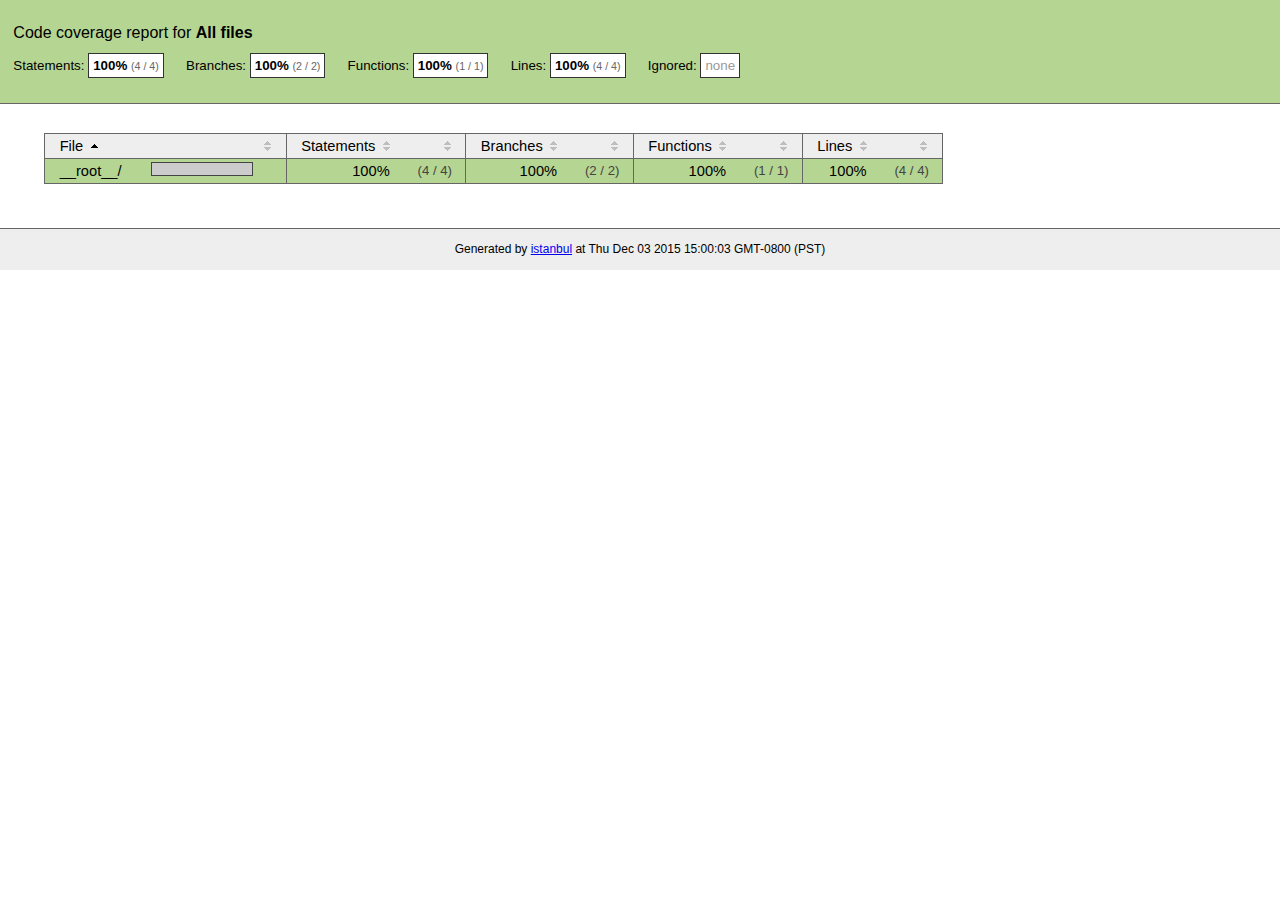
<file: node_modules/npm/node_modules/unique-filename/coverage/index.html>
<!doctype html>
<html lang="en">
<head>
    <title>Code coverage report for All files</title>
    <meta charset="utf-8">
    <link rel="stylesheet" href="prettify.css">
    <link rel="stylesheet" href="base.css">
    <style type='text/css'>
        div.coverage-summary .sorter {
            background-image: url(sort-arrow-sprite.png);
        }
    </style>
</head>
<body>
<div class="header high">
    <h1>Code coverage report for <span class="entity">All files</span></h1>
    <h2>
        Statements: <span class="metric">100% <small>(4 / 4)</small></span> &nbsp;&nbsp;&nbsp;&nbsp;
        Branches: <span class="metric">100% <small>(2 / 2)</small></span> &nbsp;&nbsp;&nbsp;&nbsp;
        Functions: <span class="metric">100% <small>(1 / 1)</small></span> &nbsp;&nbsp;&nbsp;&nbsp;
        Lines: <span class="metric">100% <small>(4 / 4)</small></span> &nbsp;&nbsp;&nbsp;&nbsp;
        Ignored: <span class="metric"><span class="ignore-none">none</span></span> &nbsp;&nbsp;&nbsp;&nbsp;
    </h2>
    <div class="path"></div>
</div>
<div class="body">
<div class="coverage-summary">
<table>
<thead>
<tr>
   <th data-col="file" data-fmt="html" data-html="true" class="file">File</th>
   <th data-col="pic" data-type="number" data-fmt="html" data-html="true" class="pic"></th>
   <th data-col="statements" data-type="number" data-fmt="pct" class="pct">Statements</th>
   <th data-col="statements_raw" data-type="number" data-fmt="html" class="abs"></th>
   <th data-col="branches" data-type="number" data-fmt="pct" class="pct">Branches</th>
   <th data-col="branches_raw" data-type="number" data-fmt="html" class="abs"></th>
   <th data-col="functions" data-type="number" data-fmt="pct" class="pct">Functions</th>
   <th data-col="functions_raw" data-type="number" data-fmt="html" class="abs"></th>
   <th data-col="lines" data-type="number" data-fmt="pct" class="pct">Lines</th>
   <th data-col="lines_raw" data-type="number" data-fmt="html" class="abs"></th>
</tr>
</thead>
<tbody><tr>
	<td class="file high" data-value="__root__/"><a href="__root__/index.html">__root__/</a></td>
	<td data-value="100" class="pic high"><span class="cover-fill cover-full" style="width: 100px;"></span><span class="cover-empty" style="width:0px;"></span></td>
	<td data-value="100" class="pct high">100%</td>
	<td data-value="4" class="abs high">(4&nbsp;/&nbsp;4)</td>
	<td data-value="100" class="pct high">100%</td>
	<td data-value="2" class="abs high">(2&nbsp;/&nbsp;2)</td>
	<td data-value="100" class="pct high">100%</td>
	<td data-value="1" class="abs high">(1&nbsp;/&nbsp;1)</td>
	<td data-value="100" class="pct high">100%</td>
	<td data-value="4" class="abs high">(4&nbsp;/&nbsp;4)</td>
	</tr>

</tbody>
</table>
</div>
</div>
<div class="footer">
    <div class="meta">Generated by <a href="http://istanbul-js.org/" target="_blank">istanbul</a> at Thu Dec 03 2015 15:00:03 GMT-0800 (PST)</div>
</div>
<script src="prettify.js"></script>
<script>
window.onload = function () {
        if (typeof prettyPrint === 'function') {
            prettyPrint();
        }
};
</script>
<script src="sorter.js"></script>
</body>
</html>
</file>
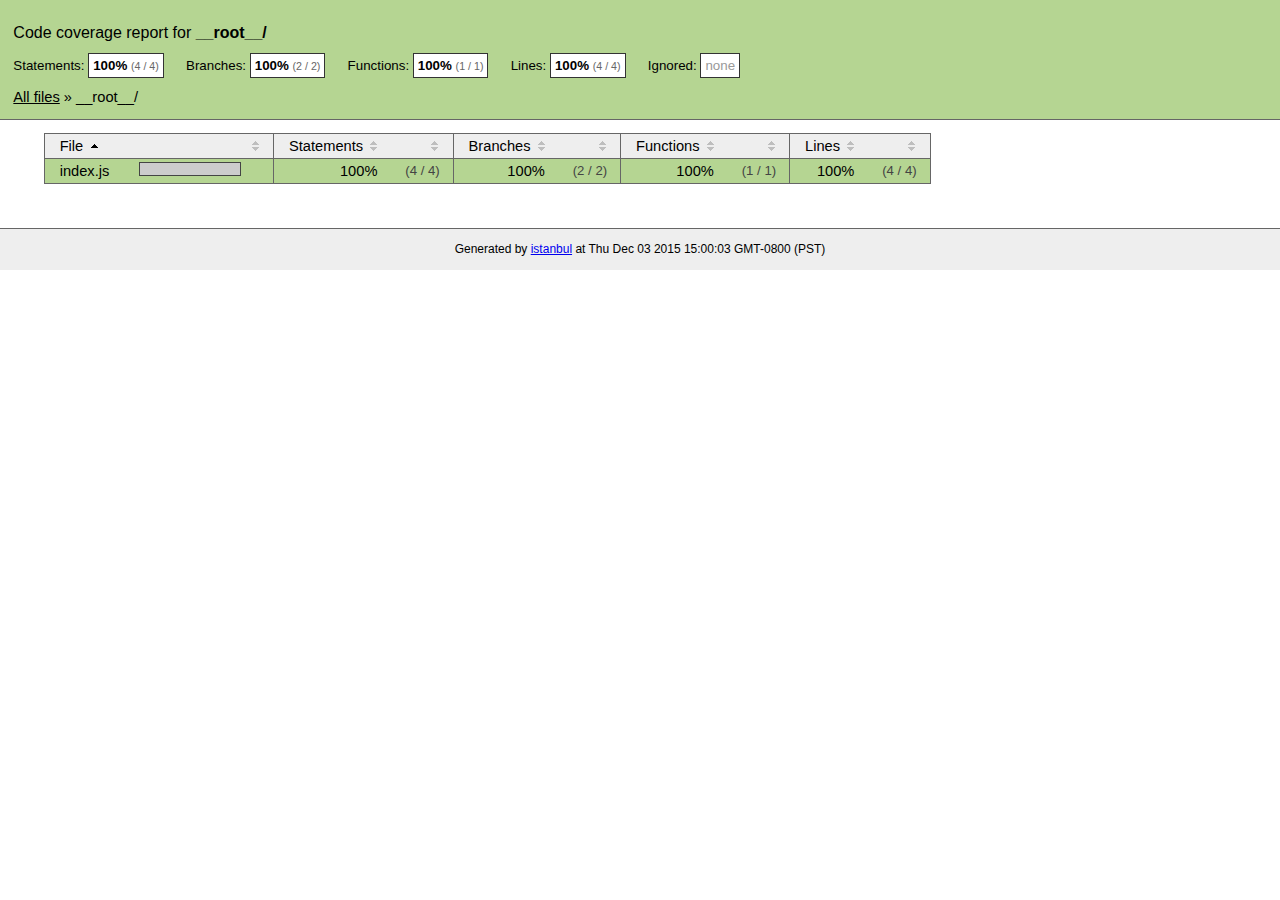
<file: node_modules/npm/node_modules/unique-filename/coverage/__root__/index.html>
<!doctype html>
<html lang="en">
<head>
    <title>Code coverage report for __root__/</title>
    <meta charset="utf-8">
    <link rel="stylesheet" href="../prettify.css">
    <link rel="stylesheet" href="../base.css">
    <style type='text/css'>
        div.coverage-summary .sorter {
            background-image: url(../sort-arrow-sprite.png);
        }
    </style>
</head>
<body>
<div class="header high">
    <h1>Code coverage report for <span class="entity">__root__/</span></h1>
    <h2>
        Statements: <span class="metric">100% <small>(4 / 4)</small></span> &nbsp;&nbsp;&nbsp;&nbsp;
        Branches: <span class="metric">100% <small>(2 / 2)</small></span> &nbsp;&nbsp;&nbsp;&nbsp;
        Functions: <span class="metric">100% <small>(1 / 1)</small></span> &nbsp;&nbsp;&nbsp;&nbsp;
        Lines: <span class="metric">100% <small>(4 / 4)</small></span> &nbsp;&nbsp;&nbsp;&nbsp;
        Ignored: <span class="metric"><span class="ignore-none">none</span></span> &nbsp;&nbsp;&nbsp;&nbsp;
    </h2>
    <div class="path"><a href="../index.html">All files</a> &#187; __root__/</div>
</div>
<div class="body">
<div class="coverage-summary">
<table>
<thead>
<tr>
   <th data-col="file" data-fmt="html" data-html="true" class="file">File</th>
   <th data-col="pic" data-type="number" data-fmt="html" data-html="true" class="pic"></th>
   <th data-col="statements" data-type="number" data-fmt="pct" class="pct">Statements</th>
   <th data-col="statements_raw" data-type="number" data-fmt="html" class="abs"></th>
   <th data-col="branches" data-type="number" data-fmt="pct" class="pct">Branches</th>
   <th data-col="branches_raw" data-type="number" data-fmt="html" class="abs"></th>
   <th data-col="functions" data-type="number" data-fmt="pct" class="pct">Functions</th>
   <th data-col="functions_raw" data-type="number" data-fmt="html" class="abs"></th>
   <th data-col="lines" data-type="number" data-fmt="pct" class="pct">Lines</th>
   <th data-col="lines_raw" data-type="number" data-fmt="html" class="abs"></th>
</tr>
</thead>
<tbody><tr>
	<td class="file high" data-value="index.js"><a href="index.js.html">index.js</a></td>
	<td data-value="100" class="pic high"><span class="cover-fill cover-full" style="width: 100px;"></span><span class="cover-empty" style="width:0px;"></span></td>
	<td data-value="100" class="pct high">100%</td>
	<td data-value="4" class="abs high">(4&nbsp;/&nbsp;4)</td>
	<td data-value="100" class="pct high">100%</td>
	<td data-value="2" class="abs high">(2&nbsp;/&nbsp;2)</td>
	<td data-value="100" class="pct high">100%</td>
	<td data-value="1" class="abs high">(1&nbsp;/&nbsp;1)</td>
	<td data-value="100" class="pct high">100%</td>
	<td data-value="4" class="abs high">(4&nbsp;/&nbsp;4)</td>
	</tr>

</tbody>
</table>
</div>
</div>
<div class="footer">
    <div class="meta">Generated by <a href="http://istanbul-js.org/" target="_blank">istanbul</a> at Thu Dec 03 2015 15:00:03 GMT-0800 (PST)</div>
</div>
<script src="../prettify.js"></script>
<script>
window.onload = function () {
        if (typeof prettyPrint === 'function') {
            prettyPrint();
        }
};
</script>
<script src="../sorter.js"></script>
</body>
</html>
</file>
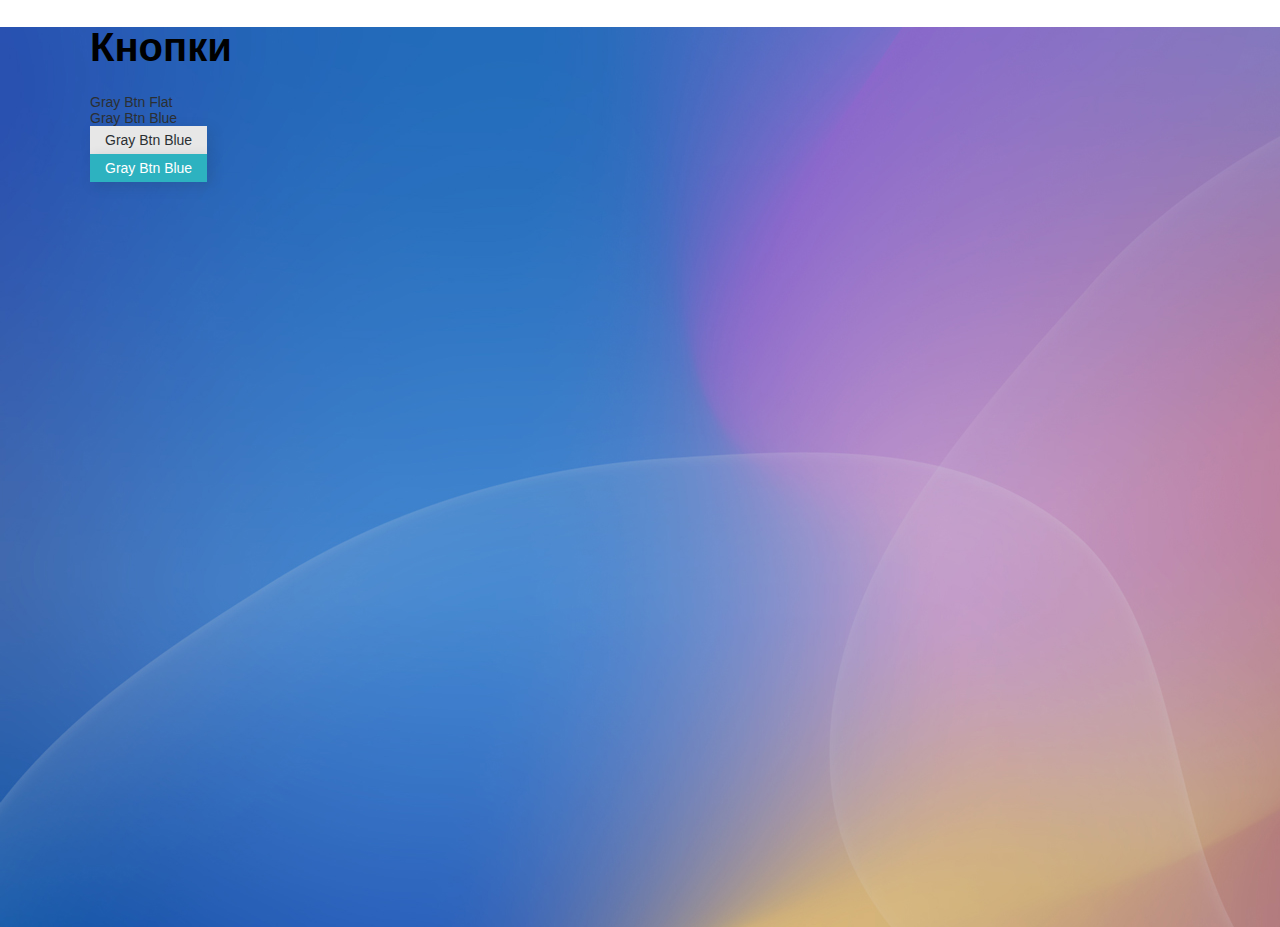
<file: app/ui.html>
<!DOCTYPE html>
<html lang="en">
<head>
  <meta charset="UTF-8">
  <meta name="viewport" content="width=device-width, initial-scale=1">

  <title>Intel Climate</title>

  <link rel="stylesheet" href="css/app.min.css">



</head>
<body>

  <div class="container">
    <h1>Кнопки</h1>
    <div class="block-content">
      <div class="dBtn dBtn-flat dBtn-fit dBtn-gray">
        Gray Btn Flat
      </div>
      <div class="dBtn dBtn-flat dBtn-fit dBtn-blue">
        Gray Btn Blue
      </div>
      <div class="dBtn dBtn-bgr dBtn-fit dBtn-gray">
        Gray Btn Blue
      </div>
      <div class="dBtn dBtn-bgr dBtn-fit dBtn-blue">
        Gray Btn Blue
      </div>
    </div>
  </div>

</body>
</html>
</file>
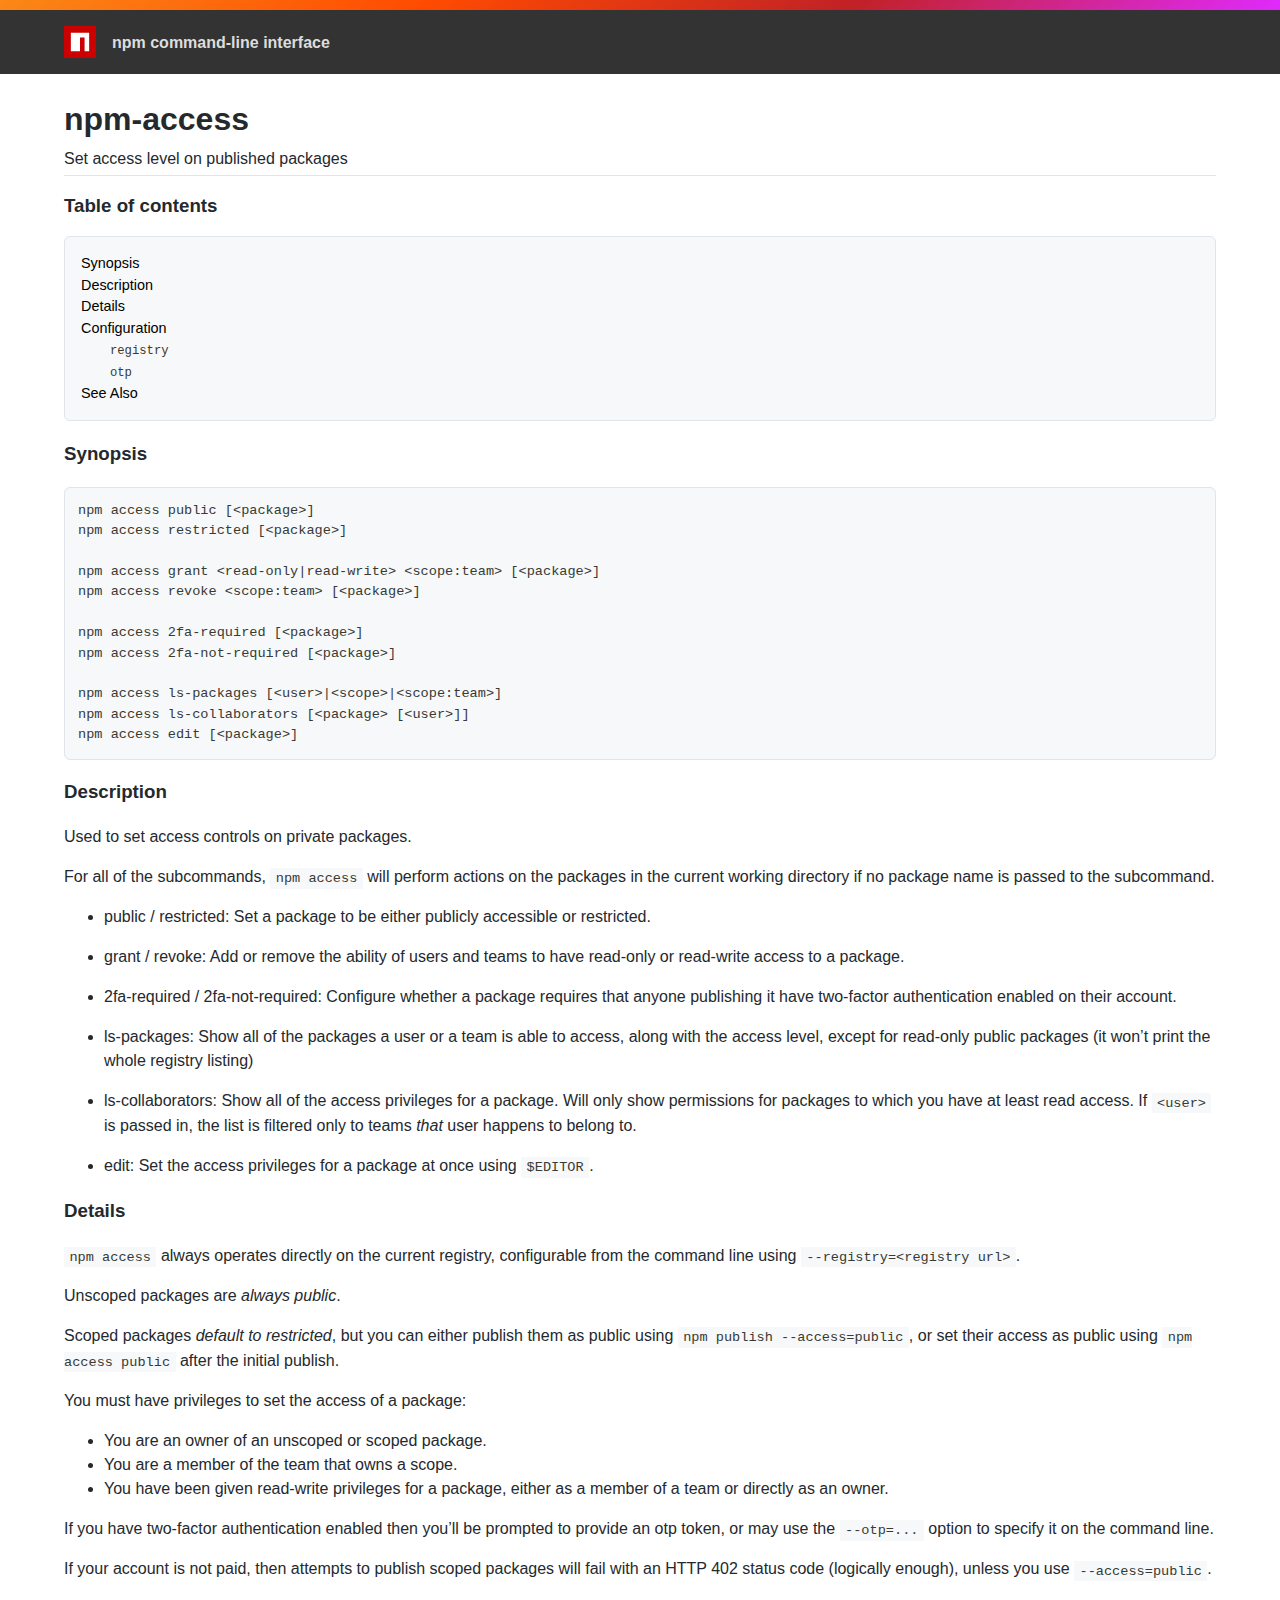
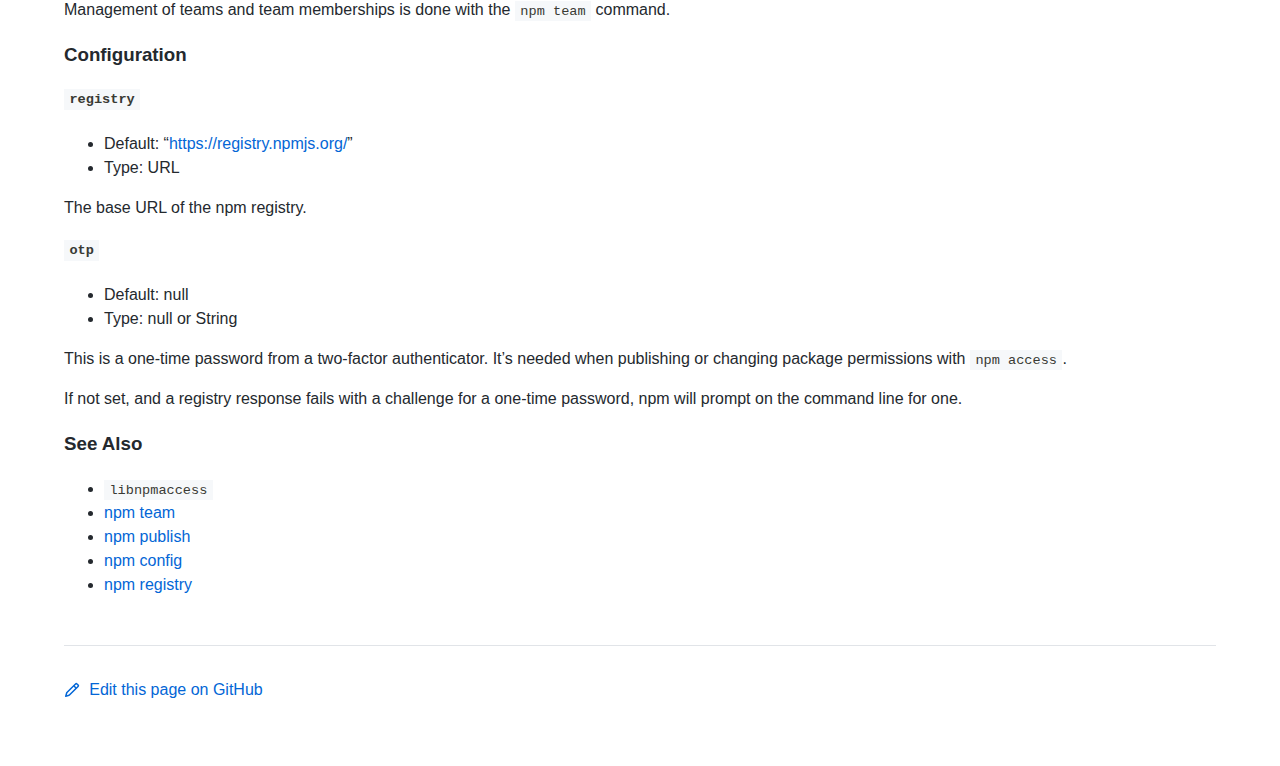
<file: node_modules/npm/docs/output/commands/npm-access.html>
<html><head>
<title>npm-access</title>
<style>
body {
    background-color: #ffffff;
    color: #24292e;

    margin: 0;

    line-height: 1.5;

    font-family: -apple-system, BlinkMacSystemFont, "Segoe UI", Helvetica, Arial, sans-serif, "Apple Color Emoji", "Segoe UI Emoji";
}
#rainbar {
    height: 10px;
    background-image: linear-gradient(139deg, #fb8817, #ff4b01, #c12127, #e02aff);
}

a {
    text-decoration: none;
    color: #0366d6;
}
a:hover {
    text-decoration: underline;
}

pre {
    margin: 1em 0px;
    padding: 1em;
    border: solid 1px #e1e4e8;
    border-radius: 6px;

    display: block;
    overflow: auto;

    white-space: pre;

    background-color: #f6f8fa;
    color: #393a34;
}
code {
    font-family: SFMono-Regular, Consolas, "Liberation Mono", Menlo, Courier, monospace;
    font-size: 85%;
    padding: 0.2em 0.4em;
    background-color: #f6f8fa;
    color: #393a34;
}
pre > code {
    padding: 0;
    background-color: inherit;
    color: inherit;
}
h1, h2, h3 {
    font-weight: 600;
}

#logobar {
    background-color: #333333;
    margin: 0 auto;
    padding: 1em 4em;
}
#logobar .logo {
    float: left;
}
#logobar .title {
    font-weight: 600;
    color: #dddddd;
    float: left;
    margin: 5px 0 0 1em;
}
#logobar:after {
    content: "";
    display: block;
    clear: both;
}

#content {
    margin: 0 auto;
    padding: 0 4em;
}

#table_of_contents > h2 {
    font-size: 1.17em;
}
#table_of_contents ul:first-child {
    border: solid 1px #e1e4e8;
    border-radius: 6px;
    padding: 1em;
    background-color: #f6f8fa;
    color: #393a34;
}
#table_of_contents ul {
    list-style-type: none;
    padding-left: 1.5em;
}
#table_of_contents li {
    font-size: 0.9em;
}
#table_of_contents li a {
    color: #000000;
}

header.title {
    border-bottom: solid 1px #e1e4e8;
}
header.title > h1 {
    margin-bottom: 0.25em;
}
header.title > .description {
    display: block;
    margin-bottom: 0.5em;
    line-height: 1;
}

footer#edit {
    border-top: solid 1px #e1e4e8;
    margin: 3em 0 4em 0;
    padding-top: 2em;
}
</style>
</head>
<body>
<div id="banner">
<div id="rainbar"></div>
<div id="logobar">
<svg class="logo" role="img" height="32" width="32" viewBox="0 0 700 700">
<polygon fill="#cb0000" points="0,700 700,700 700,0 0,0"></polygon>
<polygon fill="#ffffff" points="150,550 350,550 350,250 450,250 450,550 550,550 550,150 150,150"></polygon>
</svg>
<div class="title">
npm command-line interface
</div>
</div>
</div>

<section id="content">
<header class="title">
<h1 id="npm-access">npm-access</h1>
<span class="description">Set access level on published packages</span>
</header>

<section id="table_of_contents">
<h2 id="table-of-contents">Table of contents</h2>
<div id="_table_of_contents"><ul><li><a href="#synopsis">Synopsis</a></li><li><a href="#description">Description</a></li><li><a href="#details">Details</a></li><li><a href="#configuration">Configuration</a></li><ul><li><a href="#registry"><code>registry</code></a></li><li><a href="#otp"><code>otp</code></a></li></ul><li><a href="#see-also">See Also</a></li></ul></div>
</section>

<div id="_content"><h3 id="synopsis">Synopsis</h3>
<pre lang="bash"><code>npm access public [&lt;package&gt;]
npm access restricted [&lt;package&gt;]

npm access grant &lt;read-only|read-write&gt; &lt;scope:team&gt; [&lt;package&gt;]
npm access revoke &lt;scope:team&gt; [&lt;package&gt;]

npm access 2fa-required [&lt;package&gt;]
npm access 2fa-not-required [&lt;package&gt;]

npm access ls-packages [&lt;user&gt;|&lt;scope&gt;|&lt;scope:team&gt;]
npm access ls-collaborators [&lt;package&gt; [&lt;user&gt;]]
npm access edit [&lt;package&gt;]
</code></pre>
<h3 id="description">Description</h3>
<p>Used to set access controls on private packages.</p>
<p>For all of the subcommands, <code>npm access</code> will perform actions on the packages
in the current working directory if no package name is passed to the
subcommand.</p>
<ul>
<li>
<p>public / restricted:
Set a package to be either publicly accessible or restricted.</p>
</li>
<li>
<p>grant / revoke:
Add or remove the ability of users and teams to have read-only or read-write
access to a package.</p>
</li>
<li>
<p>2fa-required / 2fa-not-required:
Configure whether a package requires that anyone publishing it have two-factor
authentication enabled on their account.</p>
</li>
<li>
<p>ls-packages:
Show all of the packages a user or a team is able to access, along with the
access level, except for read-only public packages (it won’t print the whole
registry listing)</p>
</li>
<li>
<p>ls-collaborators:
Show all of the access privileges for a package. Will only show permissions
for packages to which you have at least read access. If <code>&lt;user&gt;</code> is passed in,
the list is filtered only to teams <em>that</em> user happens to belong to.</p>
</li>
<li>
<p>edit:
Set the access privileges for a package at once using <code>$EDITOR</code>.</p>
</li>
</ul>
<h3 id="details">Details</h3>
<p><code>npm access</code> always operates directly on the current registry, configurable
from the command line using <code>--registry=&lt;registry url&gt;</code>.</p>
<p>Unscoped packages are <em>always public</em>.</p>
<p>Scoped packages <em>default to restricted</em>, but you can either publish them as
public using <code>npm publish --access=public</code>, or set their access as public using
<code>npm access public</code> after the initial publish.</p>
<p>You must have privileges to set the access of a package:</p>
<ul>
<li>You are an owner of an unscoped or scoped package.</li>
<li>You are a member of the team that owns a scope.</li>
<li>You have been given read-write privileges for a package, either as a member
of a team or directly as an owner.</li>
</ul>
<p>If you have two-factor authentication enabled then you’ll be prompted to
provide an otp token, or may use the <code>--otp=...</code> option to specify it on
the command line.</p>
<p>If your account is not paid, then attempts to publish scoped packages will
fail with an HTTP 402 status code (logically enough), unless you use
<code>--access=public</code>.</p>
<p>Management of teams and team memberships is done with the <code>npm team</code> command.</p>
<h3 id="configuration">Configuration</h3>
<!-- raw HTML omitted -->
<!-- raw HTML omitted -->
<!-- raw HTML omitted -->
<h4 id="registry"><code>registry</code></h4>
<ul>
<li>Default: “<a href="https://registry.npmjs.org/">https://registry.npmjs.org/</a>”</li>
<li>Type: URL</li>
</ul>
<p>The base URL of the npm registry.</p>
<!-- raw HTML omitted -->
<!-- raw HTML omitted -->
<h4 id="otp"><code>otp</code></h4>
<ul>
<li>Default: null</li>
<li>Type: null or String</li>
</ul>
<p>This is a one-time password from a two-factor authenticator. It’s needed
when publishing or changing package permissions with <code>npm access</code>.</p>
<p>If not set, and a registry response fails with a challenge for a one-time
password, npm will prompt on the command line for one.</p>
<!-- raw HTML omitted -->
<!-- raw HTML omitted -->
<!-- raw HTML omitted -->
<h3 id="see-also">See Also</h3>
<ul>
<li><a href="https://npm.im/libnpmaccess"><code>libnpmaccess</code></a></li>
<li><a href="../commands/npm-team.html">npm team</a></li>
<li><a href="../commands/npm-publish.html">npm publish</a></li>
<li><a href="../commands/npm-config.html">npm config</a></li>
<li><a href="../using-npm/registry.html">npm registry</a></li>
</ul>
</div>

<footer id="edit">
<a href="https://github.com/npm/cli/edit/latest/docs/content/commands/npm-access.md">
<svg role="img" viewBox="0 0 16 16" width="16" height="16" fill="currentcolor" style="vertical-align: text-bottom; margin-right: 0.3em;">
<path fill-rule="evenodd" d="M11.013 1.427a1.75 1.75 0 012.474 0l1.086 1.086a1.75 1.75 0 010 2.474l-8.61 8.61c-.21.21-.47.364-.756.445l-3.251.93a.75.75 0 01-.927-.928l.929-3.25a1.75 1.75 0 01.445-.758l8.61-8.61zm1.414 1.06a.25.25 0 00-.354 0L10.811 3.75l1.439 1.44 1.263-1.263a.25.25 0 000-.354l-1.086-1.086zM11.189 6.25L9.75 4.81l-6.286 6.287a.25.25 0 00-.064.108l-.558 1.953 1.953-.558a.249.249 0 00.108-.064l6.286-6.286z"></path>
</svg>
Edit this page on GitHub
</a>
</footer>
</section>



</body></html>
</file>
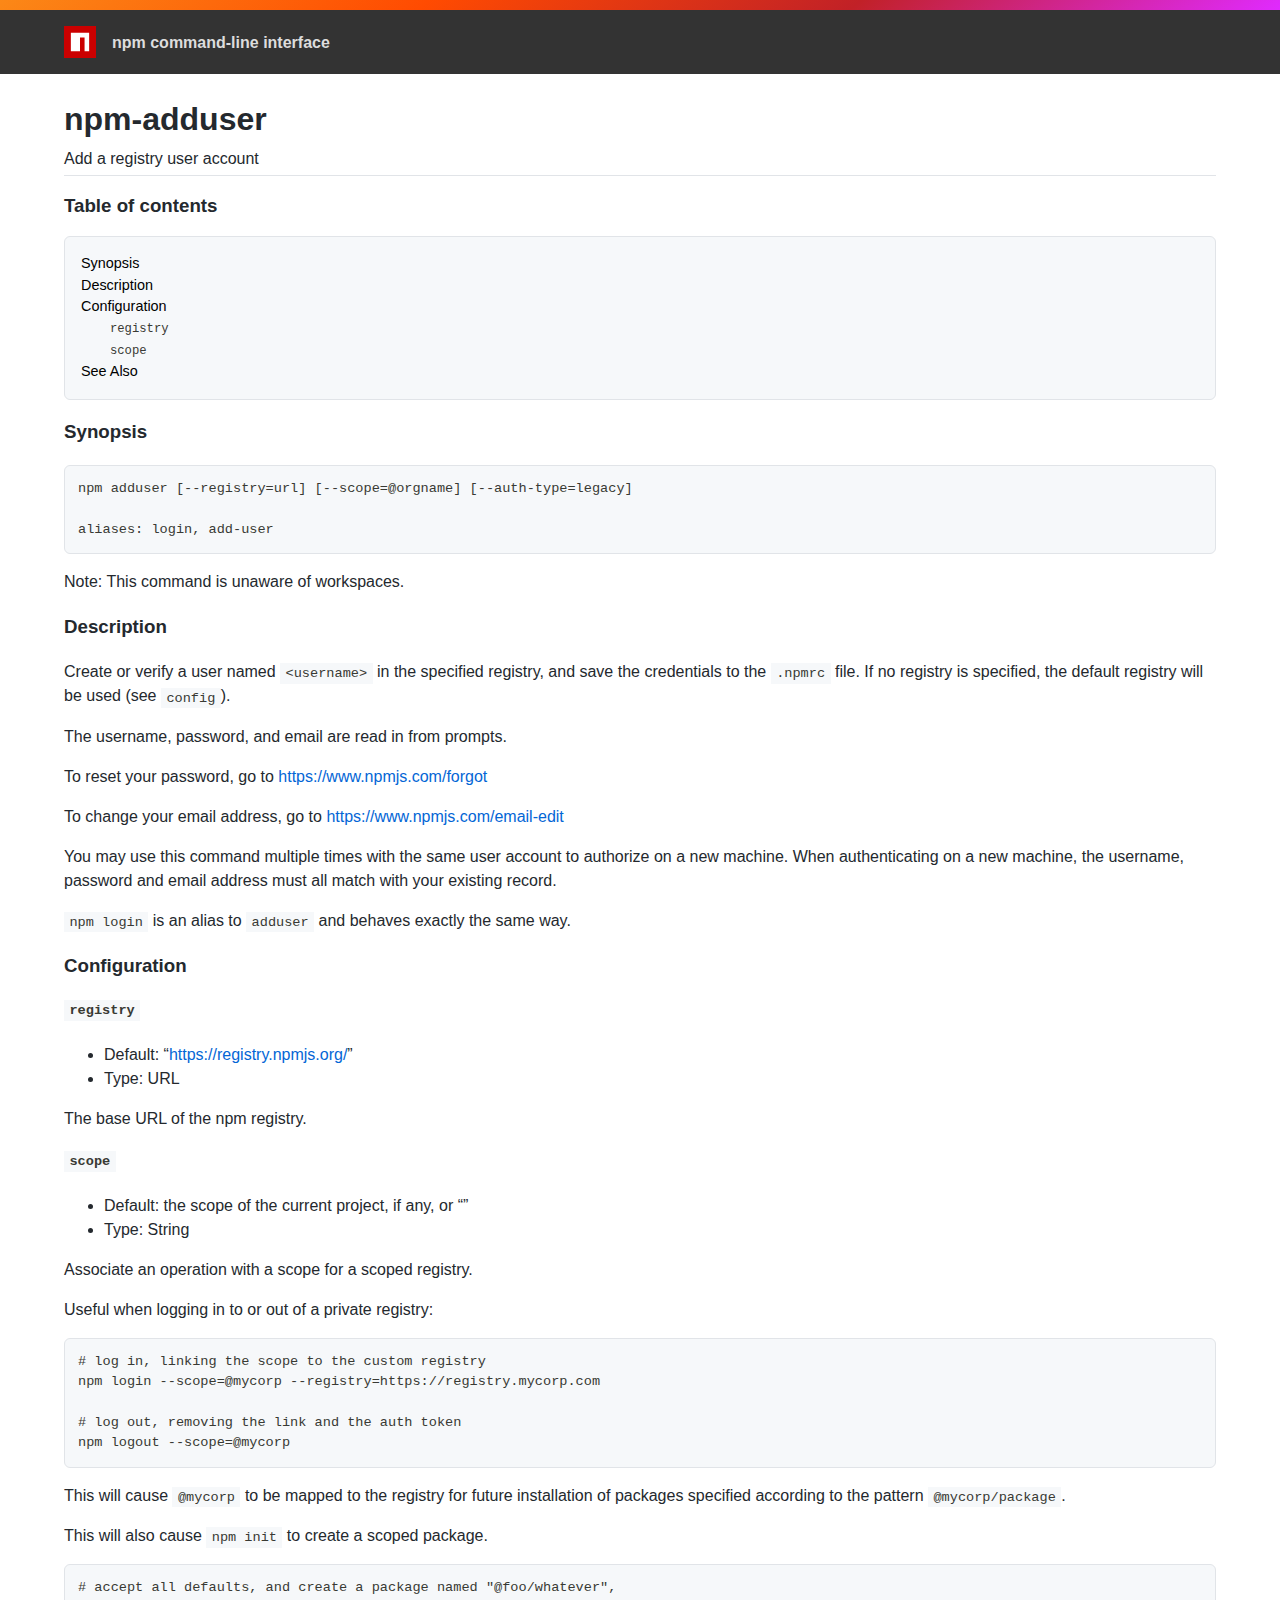
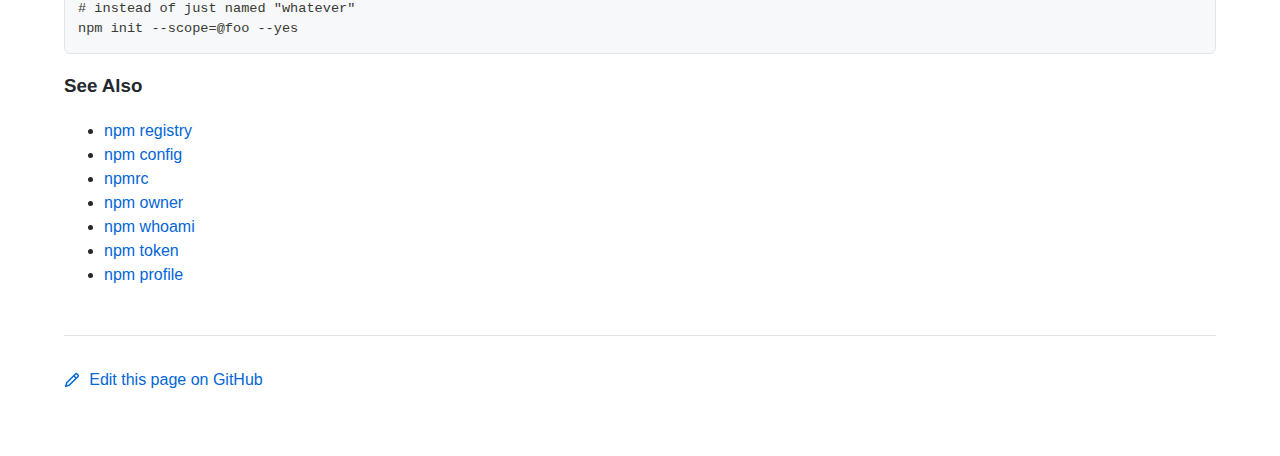
<file: node_modules/npm/docs/output/commands/npm-adduser.html>
<html><head>
<title>npm-adduser</title>
<style>
body {
    background-color: #ffffff;
    color: #24292e;

    margin: 0;

    line-height: 1.5;

    font-family: -apple-system, BlinkMacSystemFont, "Segoe UI", Helvetica, Arial, sans-serif, "Apple Color Emoji", "Segoe UI Emoji";
}
#rainbar {
    height: 10px;
    background-image: linear-gradient(139deg, #fb8817, #ff4b01, #c12127, #e02aff);
}

a {
    text-decoration: none;
    color: #0366d6;
}
a:hover {
    text-decoration: underline;
}

pre {
    margin: 1em 0px;
    padding: 1em;
    border: solid 1px #e1e4e8;
    border-radius: 6px;

    display: block;
    overflow: auto;

    white-space: pre;

    background-color: #f6f8fa;
    color: #393a34;
}
code {
    font-family: SFMono-Regular, Consolas, "Liberation Mono", Menlo, Courier, monospace;
    font-size: 85%;
    padding: 0.2em 0.4em;
    background-color: #f6f8fa;
    color: #393a34;
}
pre > code {
    padding: 0;
    background-color: inherit;
    color: inherit;
}
h1, h2, h3 {
    font-weight: 600;
}

#logobar {
    background-color: #333333;
    margin: 0 auto;
    padding: 1em 4em;
}
#logobar .logo {
    float: left;
}
#logobar .title {
    font-weight: 600;
    color: #dddddd;
    float: left;
    margin: 5px 0 0 1em;
}
#logobar:after {
    content: "";
    display: block;
    clear: both;
}

#content {
    margin: 0 auto;
    padding: 0 4em;
}

#table_of_contents > h2 {
    font-size: 1.17em;
}
#table_of_contents ul:first-child {
    border: solid 1px #e1e4e8;
    border-radius: 6px;
    padding: 1em;
    background-color: #f6f8fa;
    color: #393a34;
}
#table_of_contents ul {
    list-style-type: none;
    padding-left: 1.5em;
}
#table_of_contents li {
    font-size: 0.9em;
}
#table_of_contents li a {
    color: #000000;
}

header.title {
    border-bottom: solid 1px #e1e4e8;
}
header.title > h1 {
    margin-bottom: 0.25em;
}
header.title > .description {
    display: block;
    margin-bottom: 0.5em;
    line-height: 1;
}

footer#edit {
    border-top: solid 1px #e1e4e8;
    margin: 3em 0 4em 0;
    padding-top: 2em;
}
</style>
</head>
<body>
<div id="banner">
<div id="rainbar"></div>
<div id="logobar">
<svg class="logo" role="img" height="32" width="32" viewBox="0 0 700 700">
<polygon fill="#cb0000" points="0,700 700,700 700,0 0,0"></polygon>
<polygon fill="#ffffff" points="150,550 350,550 350,250 450,250 450,550 550,550 550,150 150,150"></polygon>
</svg>
<div class="title">
npm command-line interface
</div>
</div>
</div>

<section id="content">
<header class="title">
<h1 id="npm-adduser">npm-adduser</h1>
<span class="description">Add a registry user account</span>
</header>

<section id="table_of_contents">
<h2 id="table-of-contents">Table of contents</h2>
<div id="_table_of_contents"><ul><li><a href="#synopsis">Synopsis</a></li><li><a href="#description">Description</a></li><li><a href="#configuration">Configuration</a></li><ul><li><a href="#registry"><code>registry</code></a></li><li><a href="#scope"><code>scope</code></a></li></ul><li><a href="#see-also">See Also</a></li></ul></div>
</section>

<div id="_content"><h3 id="synopsis">Synopsis</h3>
<pre lang="bash"><code>npm adduser [--registry=url] [--scope=@orgname] [--auth-type=legacy]

aliases: login, add-user
</code></pre>
<p>Note: This command is unaware of workspaces.</p>
<h3 id="description">Description</h3>
<p>Create or verify a user named <code>&lt;username&gt;</code> in the specified registry, and
save the credentials to the <code>.npmrc</code> file. If no registry is specified,
the default registry will be used (see <a href="../using-npm/config.html"><code>config</code></a>).</p>
<p>The username, password, and email are read in from prompts.</p>
<p>To reset your password, go to <a href="https://www.npmjs.com/forgot">https://www.npmjs.com/forgot</a></p>
<p>To change your email address, go to <a href="https://www.npmjs.com/email-edit">https://www.npmjs.com/email-edit</a></p>
<p>You may use this command multiple times with the same user account to
authorize on a new machine.  When authenticating on a new machine,
the username, password and email address must all match with
your existing record.</p>
<p><code>npm login</code> is an alias to <code>adduser</code> and behaves exactly the same way.</p>
<h3 id="configuration">Configuration</h3>
<!-- raw HTML omitted -->
<!-- raw HTML omitted -->
<!-- raw HTML omitted -->
<h4 id="registry"><code>registry</code></h4>
<ul>
<li>Default: “<a href="https://registry.npmjs.org/">https://registry.npmjs.org/</a>”</li>
<li>Type: URL</li>
</ul>
<p>The base URL of the npm registry.</p>
<!-- raw HTML omitted -->
<!-- raw HTML omitted -->
<h4 id="scope"><code>scope</code></h4>
<ul>
<li>Default: the scope of the current project, if any, or “”</li>
<li>Type: String</li>
</ul>
<p>Associate an operation with a scope for a scoped registry.</p>
<p>Useful when logging in to or out of a private registry:</p>
<pre><code># log in, linking the scope to the custom registry
npm login --scope=@mycorp --registry=https://registry.mycorp.com

# log out, removing the link and the auth token
npm logout --scope=@mycorp
</code></pre>
<p>This will cause <code>@mycorp</code> to be mapped to the registry for future
installation of packages specified according to the pattern
<code>@mycorp/package</code>.</p>
<p>This will also cause <code>npm init</code> to create a scoped package.</p>
<pre><code># accept all defaults, and create a package named "@foo/whatever",
# instead of just named "whatever"
npm init --scope=@foo --yes
</code></pre>
<!-- raw HTML omitted -->
<!-- raw HTML omitted -->
<!-- raw HTML omitted -->
<h3 id="see-also">See Also</h3>
<ul>
<li><a href="../using-npm/registry.html">npm registry</a></li>
<li><a href="../commands/npm-config.html">npm config</a></li>
<li><a href="../configuring-npm/npmrc.html">npmrc</a></li>
<li><a href="../commands/npm-owner.html">npm owner</a></li>
<li><a href="../commands/npm-whoami.html">npm whoami</a></li>
<li><a href="../commands/npm-token.html">npm token</a></li>
<li><a href="../commands/npm-profile.html">npm profile</a></li>
</ul>
</div>

<footer id="edit">
<a href="https://github.com/npm/cli/edit/latest/docs/content/commands/npm-adduser.md">
<svg role="img" viewBox="0 0 16 16" width="16" height="16" fill="currentcolor" style="vertical-align: text-bottom; margin-right: 0.3em;">
<path fill-rule="evenodd" d="M11.013 1.427a1.75 1.75 0 012.474 0l1.086 1.086a1.75 1.75 0 010 2.474l-8.61 8.61c-.21.21-.47.364-.756.445l-3.251.93a.75.75 0 01-.927-.928l.929-3.25a1.75 1.75 0 01.445-.758l8.61-8.61zm1.414 1.06a.25.25 0 00-.354 0L10.811 3.75l1.439 1.44 1.263-1.263a.25.25 0 000-.354l-1.086-1.086zM11.189 6.25L9.75 4.81l-6.286 6.287a.25.25 0 00-.064.108l-.558 1.953 1.953-.558a.249.249 0 00.108-.064l6.286-6.286z"></path>
</svg>
Edit this page on GitHub
</a>
</footer>
</section>



</body></html>
</file>
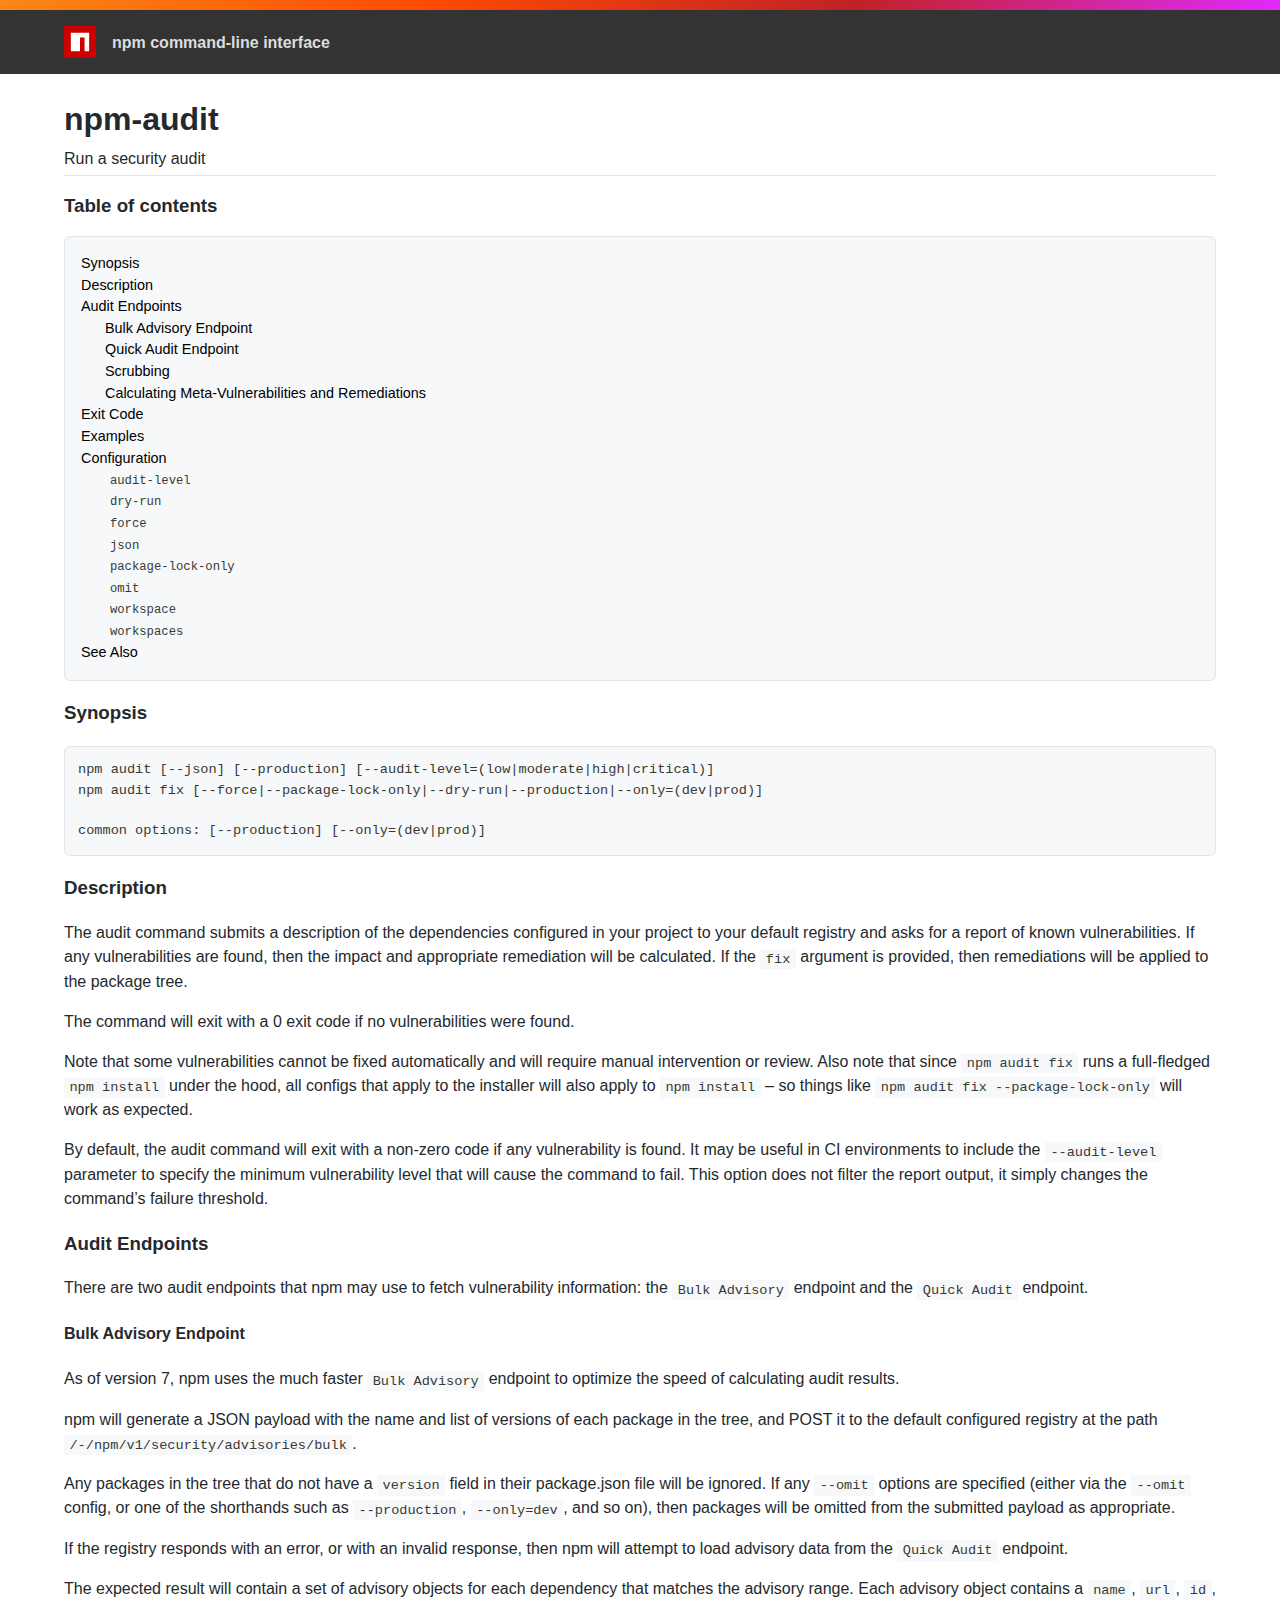
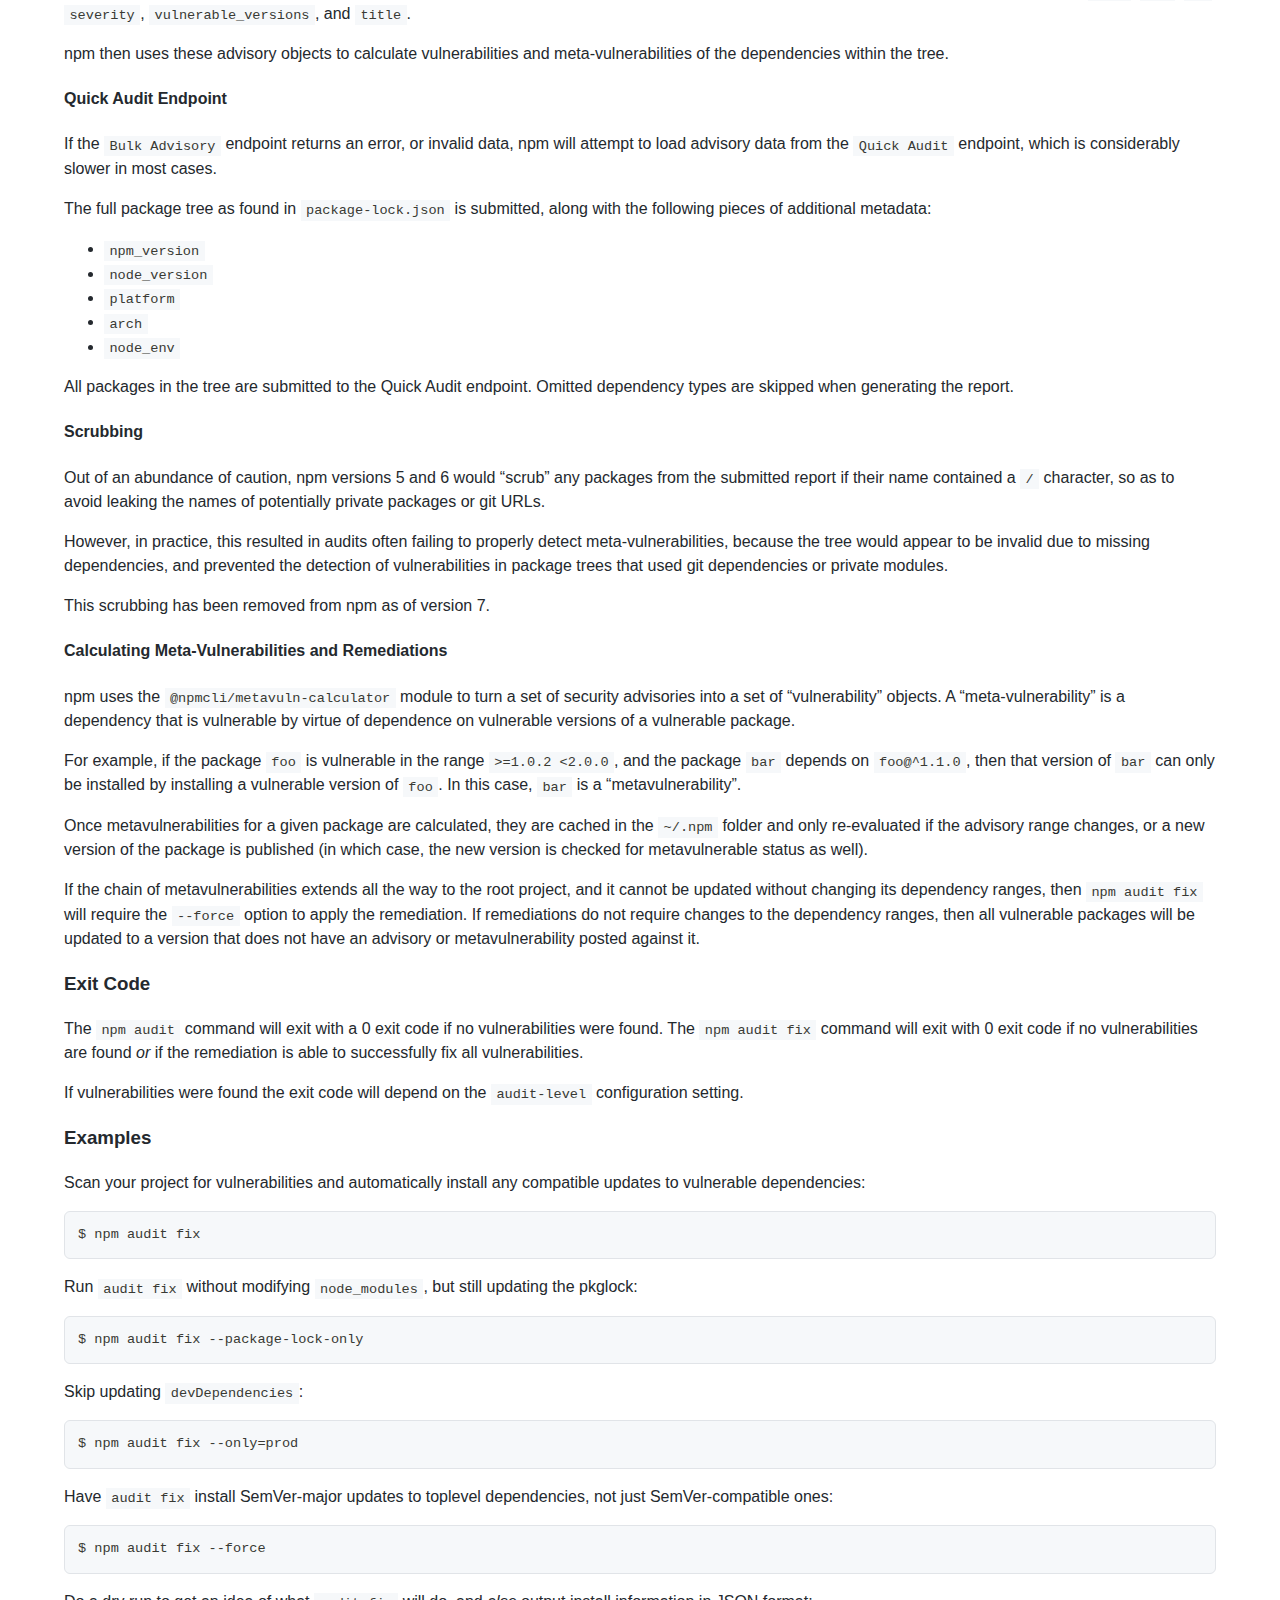
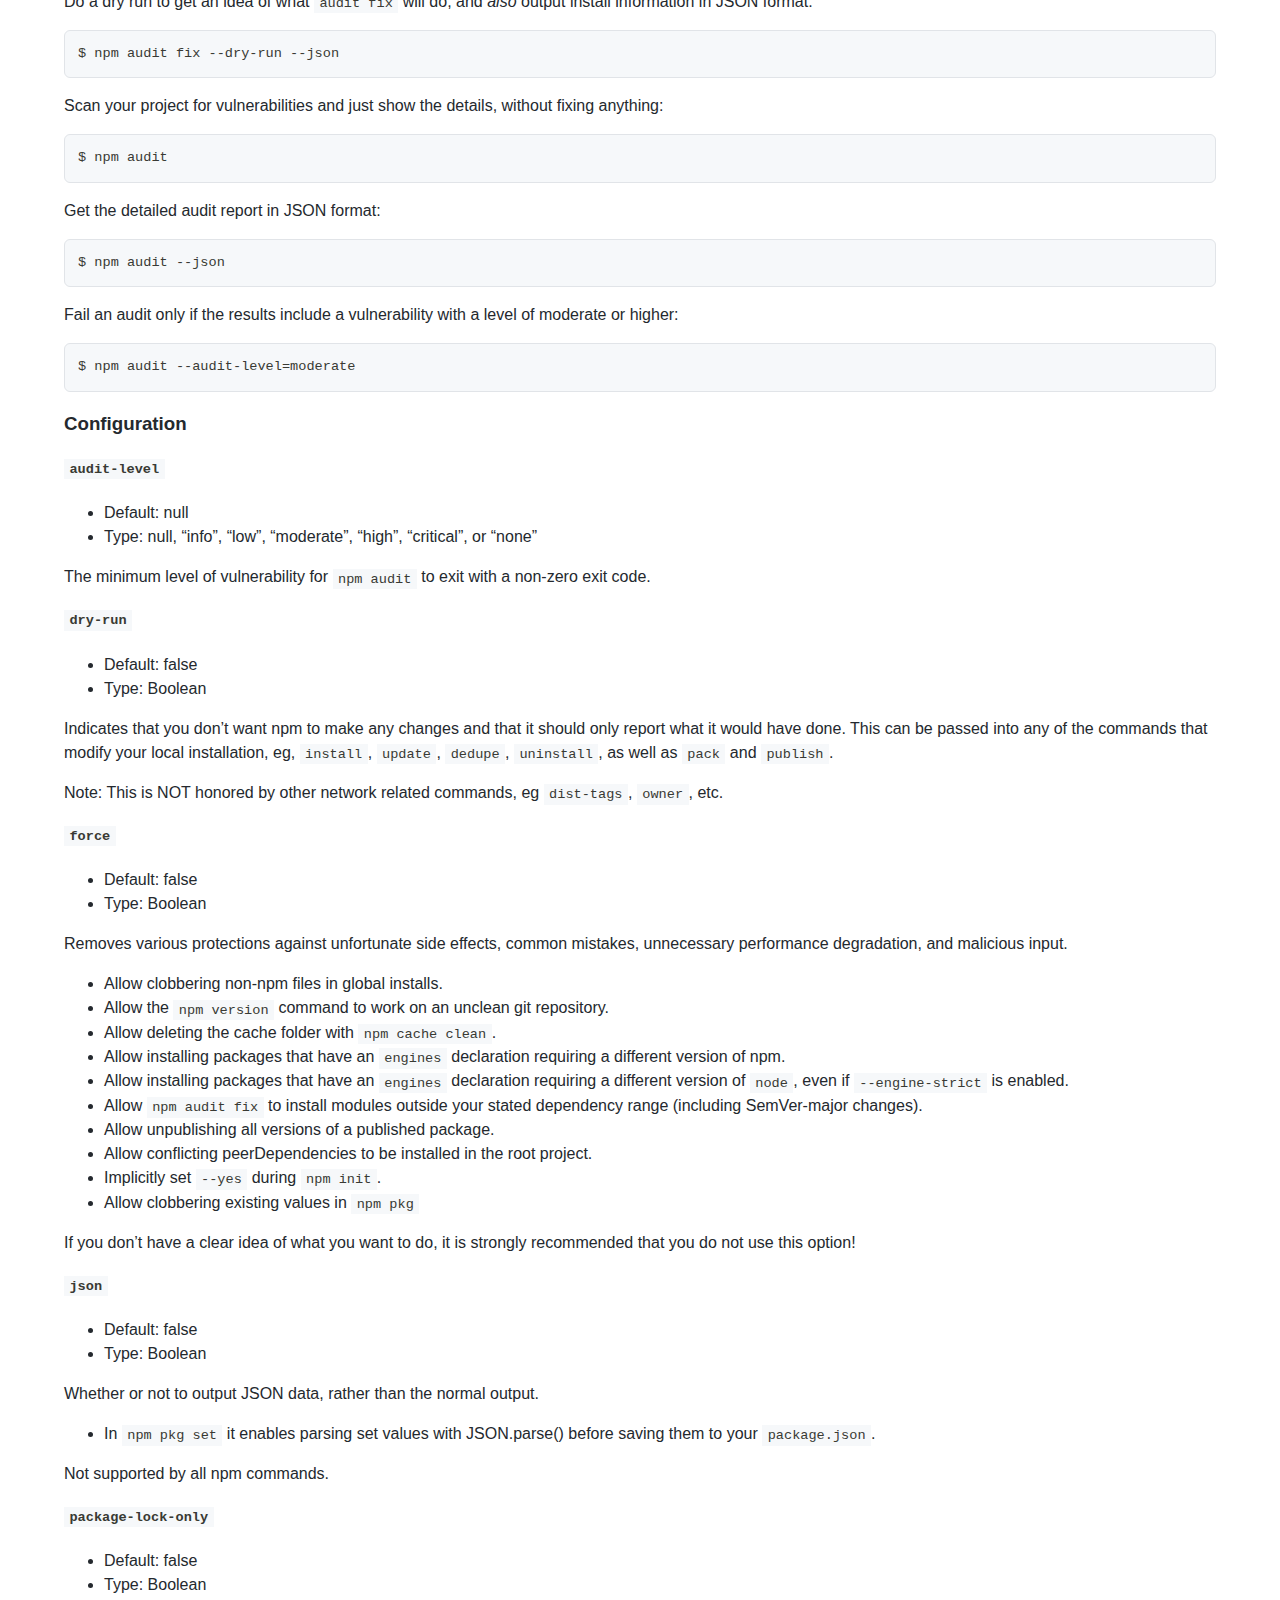
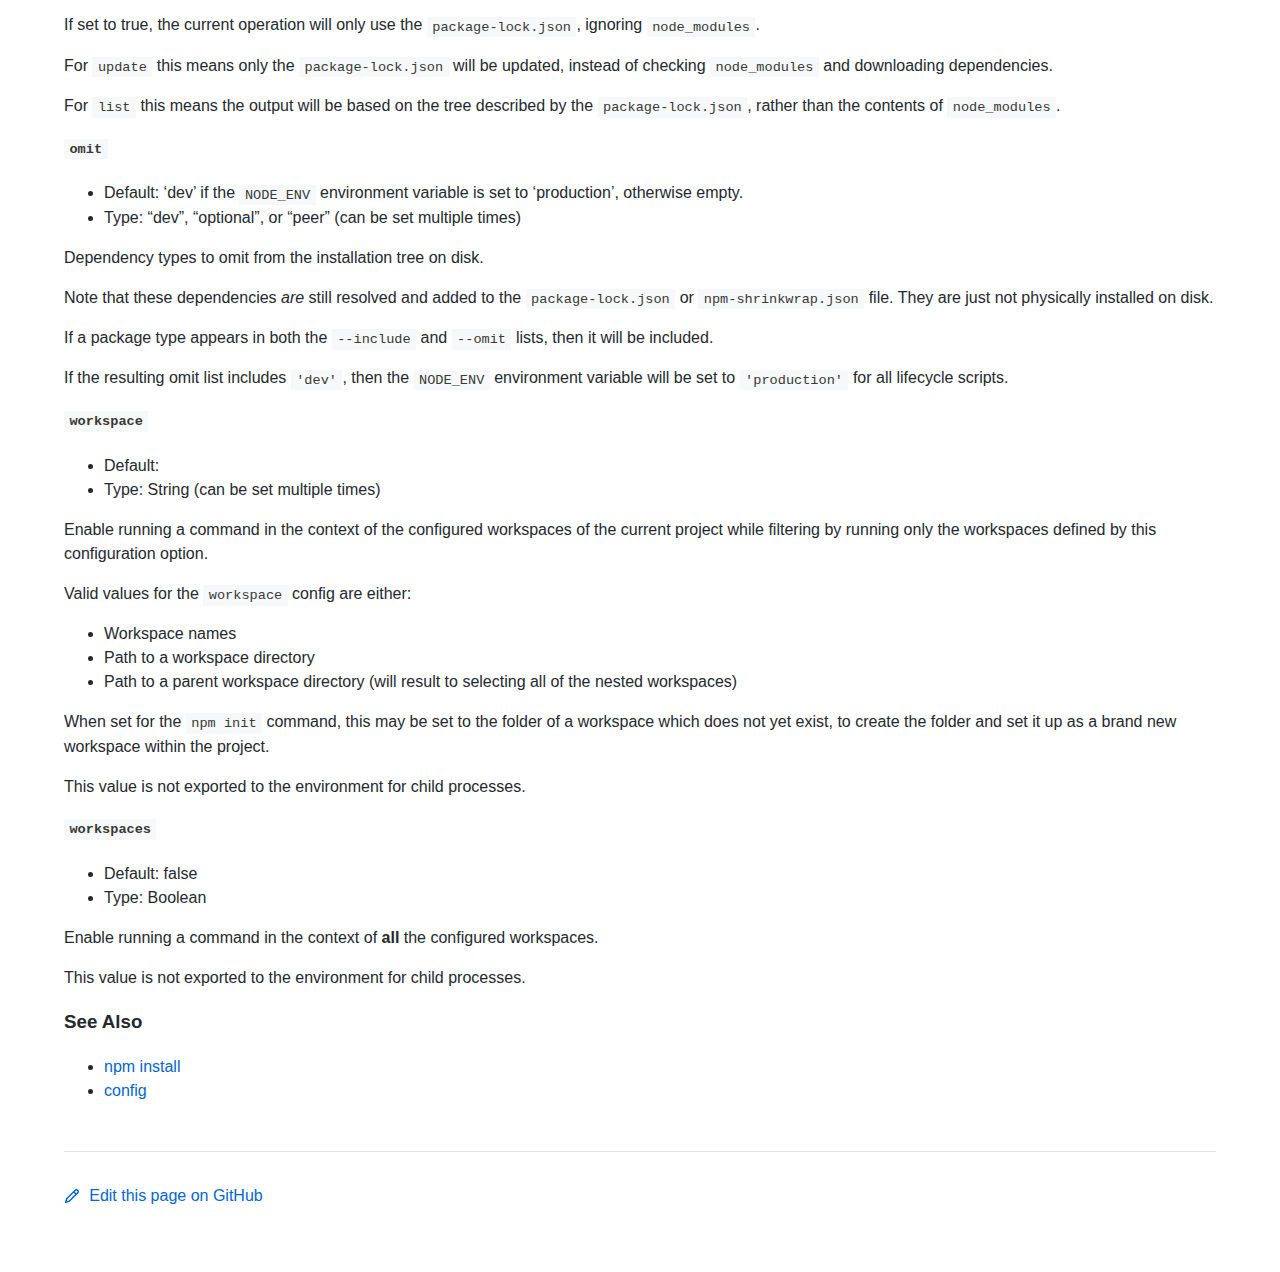
<file: node_modules/npm/docs/output/commands/npm-audit.html>
<html><head>
<title>npm-audit</title>
<style>
body {
    background-color: #ffffff;
    color: #24292e;

    margin: 0;

    line-height: 1.5;

    font-family: -apple-system, BlinkMacSystemFont, "Segoe UI", Helvetica, Arial, sans-serif, "Apple Color Emoji", "Segoe UI Emoji";
}
#rainbar {
    height: 10px;
    background-image: linear-gradient(139deg, #fb8817, #ff4b01, #c12127, #e02aff);
}

a {
    text-decoration: none;
    color: #0366d6;
}
a:hover {
    text-decoration: underline;
}

pre {
    margin: 1em 0px;
    padding: 1em;
    border: solid 1px #e1e4e8;
    border-radius: 6px;

    display: block;
    overflow: auto;

    white-space: pre;

    background-color: #f6f8fa;
    color: #393a34;
}
code {
    font-family: SFMono-Regular, Consolas, "Liberation Mono", Menlo, Courier, monospace;
    font-size: 85%;
    padding: 0.2em 0.4em;
    background-color: #f6f8fa;
    color: #393a34;
}
pre > code {
    padding: 0;
    background-color: inherit;
    color: inherit;
}
h1, h2, h3 {
    font-weight: 600;
}

#logobar {
    background-color: #333333;
    margin: 0 auto;
    padding: 1em 4em;
}
#logobar .logo {
    float: left;
}
#logobar .title {
    font-weight: 600;
    color: #dddddd;
    float: left;
    margin: 5px 0 0 1em;
}
#logobar:after {
    content: "";
    display: block;
    clear: both;
}

#content {
    margin: 0 auto;
    padding: 0 4em;
}

#table_of_contents > h2 {
    font-size: 1.17em;
}
#table_of_contents ul:first-child {
    border: solid 1px #e1e4e8;
    border-radius: 6px;
    padding: 1em;
    background-color: #f6f8fa;
    color: #393a34;
}
#table_of_contents ul {
    list-style-type: none;
    padding-left: 1.5em;
}
#table_of_contents li {
    font-size: 0.9em;
}
#table_of_contents li a {
    color: #000000;
}

header.title {
    border-bottom: solid 1px #e1e4e8;
}
header.title > h1 {
    margin-bottom: 0.25em;
}
header.title > .description {
    display: block;
    margin-bottom: 0.5em;
    line-height: 1;
}

footer#edit {
    border-top: solid 1px #e1e4e8;
    margin: 3em 0 4em 0;
    padding-top: 2em;
}
</style>
</head>
<body>
<div id="banner">
<div id="rainbar"></div>
<div id="logobar">
<svg class="logo" role="img" height="32" width="32" viewBox="0 0 700 700">
<polygon fill="#cb0000" points="0,700 700,700 700,0 0,0"></polygon>
<polygon fill="#ffffff" points="150,550 350,550 350,250 450,250 450,550 550,550 550,150 150,150"></polygon>
</svg>
<div class="title">
npm command-line interface
</div>
</div>
</div>

<section id="content">
<header class="title">
<h1 id="npm-audit">npm-audit</h1>
<span class="description">Run a security audit</span>
</header>

<section id="table_of_contents">
<h2 id="table-of-contents">Table of contents</h2>
<div id="_table_of_contents"><ul><li><a href="#synopsis">Synopsis</a></li><li><a href="#description">Description</a></li><li><a href="#audit-endpoints">Audit Endpoints</a></li><ul><li><a href="#bulk-advisory-endpoint">Bulk Advisory Endpoint</a></li><li><a href="#quick-audit-endpoint">Quick Audit Endpoint</a></li><li><a href="#scrubbing">Scrubbing</a></li><li><a href="#calculating-meta-vulnerabilities-and-remediations">Calculating Meta-Vulnerabilities and Remediations</a></li></ul><li><a href="#exit-code">Exit Code</a></li><li><a href="#examples">Examples</a></li><li><a href="#configuration">Configuration</a></li><ul><li><a href="#audit-level"><code>audit-level</code></a></li><li><a href="#dry-run"><code>dry-run</code></a></li><li><a href="#force"><code>force</code></a></li><li><a href="#json"><code>json</code></a></li><li><a href="#package-lock-only"><code>package-lock-only</code></a></li><li><a href="#omit"><code>omit</code></a></li><li><a href="#workspace"><code>workspace</code></a></li><li><a href="#workspaces"><code>workspaces</code></a></li></ul><li><a href="#see-also">See Also</a></li></ul></div>
</section>

<div id="_content"><h3 id="synopsis">Synopsis</h3>
<pre lang="bash"><code>npm audit [--json] [--production] [--audit-level=(low|moderate|high|critical)]
npm audit fix [--force|--package-lock-only|--dry-run|--production|--only=(dev|prod)]

common options: [--production] [--only=(dev|prod)]
</code></pre>
<h3 id="description">Description</h3>
<p>The audit command submits a description of the dependencies configured in
your project to your default registry and asks for a report of known
vulnerabilities.  If any vulnerabilities are found, then the impact and
appropriate remediation will be calculated.  If the <code>fix</code> argument is
provided, then remediations will be applied to the package tree.</p>
<p>The command will exit with a 0 exit code if no vulnerabilities were found.</p>
<p>Note that some vulnerabilities cannot be fixed automatically and will
require manual intervention or review.  Also note that since <code>npm audit fix</code> runs a full-fledged <code>npm install</code> under the hood, all configs that
apply to the installer will also apply to <code>npm install</code> – so things like
<code>npm audit fix --package-lock-only</code> will work as expected.</p>
<p>By default, the audit command will exit with a non-zero code if any
vulnerability is found. It may be useful in CI environments to include the
<code>--audit-level</code> parameter to specify the minimum vulnerability level that
will cause the command to fail. This option does not filter the report
output, it simply changes the command’s failure threshold.</p>
<h3 id="audit-endpoints">Audit Endpoints</h3>
<p>There are two audit endpoints that npm may use to fetch vulnerability
information: the <code>Bulk Advisory</code> endpoint and the <code>Quick Audit</code> endpoint.</p>
<h4 id="bulk-advisory-endpoint">Bulk Advisory Endpoint</h4>
<p>As of version 7, npm uses the much faster <code>Bulk Advisory</code> endpoint to
optimize the speed of calculating audit results.</p>
<p>npm will generate a JSON payload with the name and list of versions of each
package in the tree, and POST it to the default configured registry at
the path <code>/-/npm/v1/security/advisories/bulk</code>.</p>
<p>Any packages in the tree that do not have a <code>version</code> field in their
package.json file will be ignored.  If any <code>--omit</code> options are specified
(either via the <code>--omit</code> config, or one of the shorthands such as
<code>--production</code>, <code>--only=dev</code>, and so on), then packages will be omitted
from the submitted payload as appropriate.</p>
<p>If the registry responds with an error, or with an invalid response, then
npm will attempt to load advisory data from the <code>Quick Audit</code> endpoint.</p>
<p>The expected result will contain a set of advisory objects for each
dependency that matches the advisory range.  Each advisory object contains
a <code>name</code>, <code>url</code>, <code>id</code>, <code>severity</code>, <code>vulnerable_versions</code>, and <code>title</code>.</p>
<p>npm then uses these advisory objects to calculate vulnerabilities and
meta-vulnerabilities of the dependencies within the tree.</p>
<h4 id="quick-audit-endpoint">Quick Audit Endpoint</h4>
<p>If the <code>Bulk Advisory</code> endpoint returns an error, or invalid data, npm will
attempt to load advisory data from the <code>Quick Audit</code> endpoint, which is
considerably slower in most cases.</p>
<p>The full package tree as found in <code>package-lock.json</code> is submitted, along
with the following pieces of additional metadata:</p>
<ul>
<li><code>npm_version</code></li>
<li><code>node_version</code></li>
<li><code>platform</code></li>
<li><code>arch</code></li>
<li><code>node_env</code></li>
</ul>
<p>All packages in the tree are submitted to the Quick Audit endpoint.
Omitted dependency types are skipped when generating the report.</p>
<h4 id="scrubbing">Scrubbing</h4>
<p>Out of an abundance of caution, npm versions 5 and 6 would “scrub” any
packages from the submitted report if their name contained a <code>/</code> character,
so as to avoid leaking the names of potentially private packages or git
URLs.</p>
<p>However, in practice, this resulted in audits often failing to properly
detect meta-vulnerabilities, because the tree would appear to be invalid
due to missing dependencies, and prevented the detection of vulnerabilities
in package trees that used git dependencies or private modules.</p>
<p>This scrubbing has been removed from npm as of version 7.</p>
<h4 id="calculating-meta-vulnerabilities-and-remediations">Calculating Meta-Vulnerabilities and Remediations</h4>
<p>npm uses the
<a href="http://npm.im/@npmcli/metavuln-calculator"><code>@npmcli/metavuln-calculator</code></a>
module to turn a set of security advisories into a set of “vulnerability”
objects.  A “meta-vulnerability” is a dependency that is vulnerable by
virtue of dependence on vulnerable versions of a vulnerable package.</p>
<p>For example, if the package <code>foo</code> is vulnerable in the range <code>&gt;=1.0.2 &lt;2.0.0</code>, and the package <code>bar</code> depends on <code>foo@^1.1.0</code>, then that version
of <code>bar</code> can only be installed by installing a vulnerable version of <code>foo</code>.
In this case, <code>bar</code> is a “metavulnerability”.</p>
<p>Once metavulnerabilities for a given package are calculated, they are
cached in the <code>~/.npm</code> folder and only re-evaluated if the advisory range
changes, or a new version of the package is published (in which case, the
new version is checked for metavulnerable status as well).</p>
<p>If the chain of metavulnerabilities extends all the way to the root
project, and it cannot be updated without changing its dependency ranges,
then <code>npm audit fix</code> will require the <code>--force</code> option to apply the
remediation.  If remediations do not require changes to the dependency
ranges, then all vulnerable packages will be updated to a version that does
not have an advisory or metavulnerability posted against it.</p>
<h3 id="exit-code">Exit Code</h3>
<p>The <code>npm audit</code> command will exit with a 0 exit code if no vulnerabilities
were found.  The <code>npm audit fix</code> command will exit with 0 exit code if no
vulnerabilities are found <em>or</em> if the remediation is able to successfully
fix all vulnerabilities.</p>
<p>If vulnerabilities were found the exit code will depend on the
<code>audit-level</code> configuration setting.</p>
<h3 id="examples">Examples</h3>
<p>Scan your project for vulnerabilities and automatically install any compatible
updates to vulnerable dependencies:</p>
<pre lang="bash"><code>$ npm audit fix
</code></pre>
<p>Run <code>audit fix</code> without modifying <code>node_modules</code>, but still updating the
pkglock:</p>
<pre lang="bash"><code>$ npm audit fix --package-lock-only
</code></pre>
<p>Skip updating <code>devDependencies</code>:</p>
<pre lang="bash"><code>$ npm audit fix --only=prod
</code></pre>
<p>Have <code>audit fix</code> install SemVer-major updates to toplevel dependencies, not
just SemVer-compatible ones:</p>
<pre lang="bash"><code>$ npm audit fix --force
</code></pre>
<p>Do a dry run to get an idea of what <code>audit fix</code> will do, and <em>also</em> output
install information in JSON format:</p>
<pre lang="bash"><code>$ npm audit fix --dry-run --json
</code></pre>
<p>Scan your project for vulnerabilities and just show the details, without
fixing anything:</p>
<pre lang="bash"><code>$ npm audit
</code></pre>
<p>Get the detailed audit report in JSON format:</p>
<pre lang="bash"><code>$ npm audit --json
</code></pre>
<p>Fail an audit only if the results include a vulnerability with a level of moderate or higher:</p>
<pre lang="bash"><code>$ npm audit --audit-level=moderate
</code></pre>
<h3 id="configuration">Configuration</h3>
<!-- raw HTML omitted -->
<!-- raw HTML omitted -->
<!-- raw HTML omitted -->
<h4 id="audit-level"><code>audit-level</code></h4>
<ul>
<li>Default: null</li>
<li>Type: null, “info”, “low”, “moderate”, “high”, “critical”, or “none”</li>
</ul>
<p>The minimum level of vulnerability for <code>npm audit</code> to exit with a non-zero
exit code.</p>
<!-- raw HTML omitted -->
<!-- raw HTML omitted -->
<h4 id="dry-run"><code>dry-run</code></h4>
<ul>
<li>Default: false</li>
<li>Type: Boolean</li>
</ul>
<p>Indicates that you don’t want npm to make any changes and that it should
only report what it would have done. This can be passed into any of the
commands that modify your local installation, eg, <code>install</code>, <code>update</code>,
<code>dedupe</code>, <code>uninstall</code>, as well as <code>pack</code> and <code>publish</code>.</p>
<p>Note: This is NOT honored by other network related commands, eg <code>dist-tags</code>,
<code>owner</code>, etc.</p>
<!-- raw HTML omitted -->
<!-- raw HTML omitted -->
<h4 id="force"><code>force</code></h4>
<ul>
<li>Default: false</li>
<li>Type: Boolean</li>
</ul>
<p>Removes various protections against unfortunate side effects, common
mistakes, unnecessary performance degradation, and malicious input.</p>
<ul>
<li>Allow clobbering non-npm files in global installs.</li>
<li>Allow the <code>npm version</code> command to work on an unclean git repository.</li>
<li>Allow deleting the cache folder with <code>npm cache clean</code>.</li>
<li>Allow installing packages that have an <code>engines</code> declaration requiring a
different version of npm.</li>
<li>Allow installing packages that have an <code>engines</code> declaration requiring a
different version of <code>node</code>, even if <code>--engine-strict</code> is enabled.</li>
<li>Allow <code>npm audit fix</code> to install modules outside your stated dependency
range (including SemVer-major changes).</li>
<li>Allow unpublishing all versions of a published package.</li>
<li>Allow conflicting peerDependencies to be installed in the root project.</li>
<li>Implicitly set <code>--yes</code> during <code>npm init</code>.</li>
<li>Allow clobbering existing values in <code>npm pkg</code></li>
</ul>
<p>If you don’t have a clear idea of what you want to do, it is strongly
recommended that you do not use this option!</p>
<!-- raw HTML omitted -->
<!-- raw HTML omitted -->
<h4 id="json"><code>json</code></h4>
<ul>
<li>Default: false</li>
<li>Type: Boolean</li>
</ul>
<p>Whether or not to output JSON data, rather than the normal output.</p>
<ul>
<li>In <code>npm pkg set</code> it enables parsing set values with JSON.parse() before
saving them to your <code>package.json</code>.</li>
</ul>
<p>Not supported by all npm commands.</p>
<!-- raw HTML omitted -->
<!-- raw HTML omitted -->
<h4 id="package-lock-only"><code>package-lock-only</code></h4>
<ul>
<li>Default: false</li>
<li>Type: Boolean</li>
</ul>
<p>If set to true, the current operation will only use the <code>package-lock.json</code>,
ignoring <code>node_modules</code>.</p>
<p>For <code>update</code> this means only the <code>package-lock.json</code> will be updated,
instead of checking <code>node_modules</code> and downloading dependencies.</p>
<p>For <code>list</code> this means the output will be based on the tree described by the
<code>package-lock.json</code>, rather than the contents of <code>node_modules</code>.</p>
<!-- raw HTML omitted -->
<!-- raw HTML omitted -->
<h4 id="omit"><code>omit</code></h4>
<ul>
<li>Default: ‘dev’ if the <code>NODE_ENV</code> environment variable is set to
‘production’, otherwise empty.</li>
<li>Type: “dev”, “optional”, or “peer” (can be set multiple times)</li>
</ul>
<p>Dependency types to omit from the installation tree on disk.</p>
<p>Note that these dependencies <em>are</em> still resolved and added to the
<code>package-lock.json</code> or <code>npm-shrinkwrap.json</code> file. They are just not
physically installed on disk.</p>
<p>If a package type appears in both the <code>--include</code> and <code>--omit</code> lists, then
it will be included.</p>
<p>If the resulting omit list includes <code>'dev'</code>, then the <code>NODE_ENV</code> environment
variable will be set to <code>'production'</code> for all lifecycle scripts.</p>
<!-- raw HTML omitted -->
<!-- raw HTML omitted -->
<h4 id="workspace"><code>workspace</code></h4>
<ul>
<li>Default:</li>
<li>Type: String (can be set multiple times)</li>
</ul>
<p>Enable running a command in the context of the configured workspaces of the
current project while filtering by running only the workspaces defined by
this configuration option.</p>
<p>Valid values for the <code>workspace</code> config are either:</p>
<ul>
<li>Workspace names</li>
<li>Path to a workspace directory</li>
<li>Path to a parent workspace directory (will result to selecting all of the
nested workspaces)</li>
</ul>
<p>When set for the <code>npm init</code> command, this may be set to the folder of a
workspace which does not yet exist, to create the folder and set it up as a
brand new workspace within the project.</p>
<p>This value is not exported to the environment for child processes.</p>
<!-- raw HTML omitted -->
<!-- raw HTML omitted -->
<h4 id="workspaces"><code>workspaces</code></h4>
<ul>
<li>Default: false</li>
<li>Type: Boolean</li>
</ul>
<p>Enable running a command in the context of <strong>all</strong> the configured
workspaces.</p>
<p>This value is not exported to the environment for child processes.</p>
<!-- raw HTML omitted -->
<!-- raw HTML omitted -->
<!-- raw HTML omitted -->
<h3 id="see-also">See Also</h3>
<ul>
<li><a href="../commands/npm-install.html">npm install</a></li>
<li><a href="../using-npm/config.html">config</a></li>
</ul>
</div>

<footer id="edit">
<a href="https://github.com/npm/cli/edit/latest/docs/content/commands/npm-audit.md">
<svg role="img" viewBox="0 0 16 16" width="16" height="16" fill="currentcolor" style="vertical-align: text-bottom; margin-right: 0.3em;">
<path fill-rule="evenodd" d="M11.013 1.427a1.75 1.75 0 012.474 0l1.086 1.086a1.75 1.75 0 010 2.474l-8.61 8.61c-.21.21-.47.364-.756.445l-3.251.93a.75.75 0 01-.927-.928l.929-3.25a1.75 1.75 0 01.445-.758l8.61-8.61zm1.414 1.06a.25.25 0 00-.354 0L10.811 3.75l1.439 1.44 1.263-1.263a.25.25 0 000-.354l-1.086-1.086zM11.189 6.25L9.75 4.81l-6.286 6.287a.25.25 0 00-.064.108l-.558 1.953 1.953-.558a.249.249 0 00.108-.064l6.286-6.286z"></path>
</svg>
Edit this page on GitHub
</a>
</footer>
</section>



</body></html>
</file>
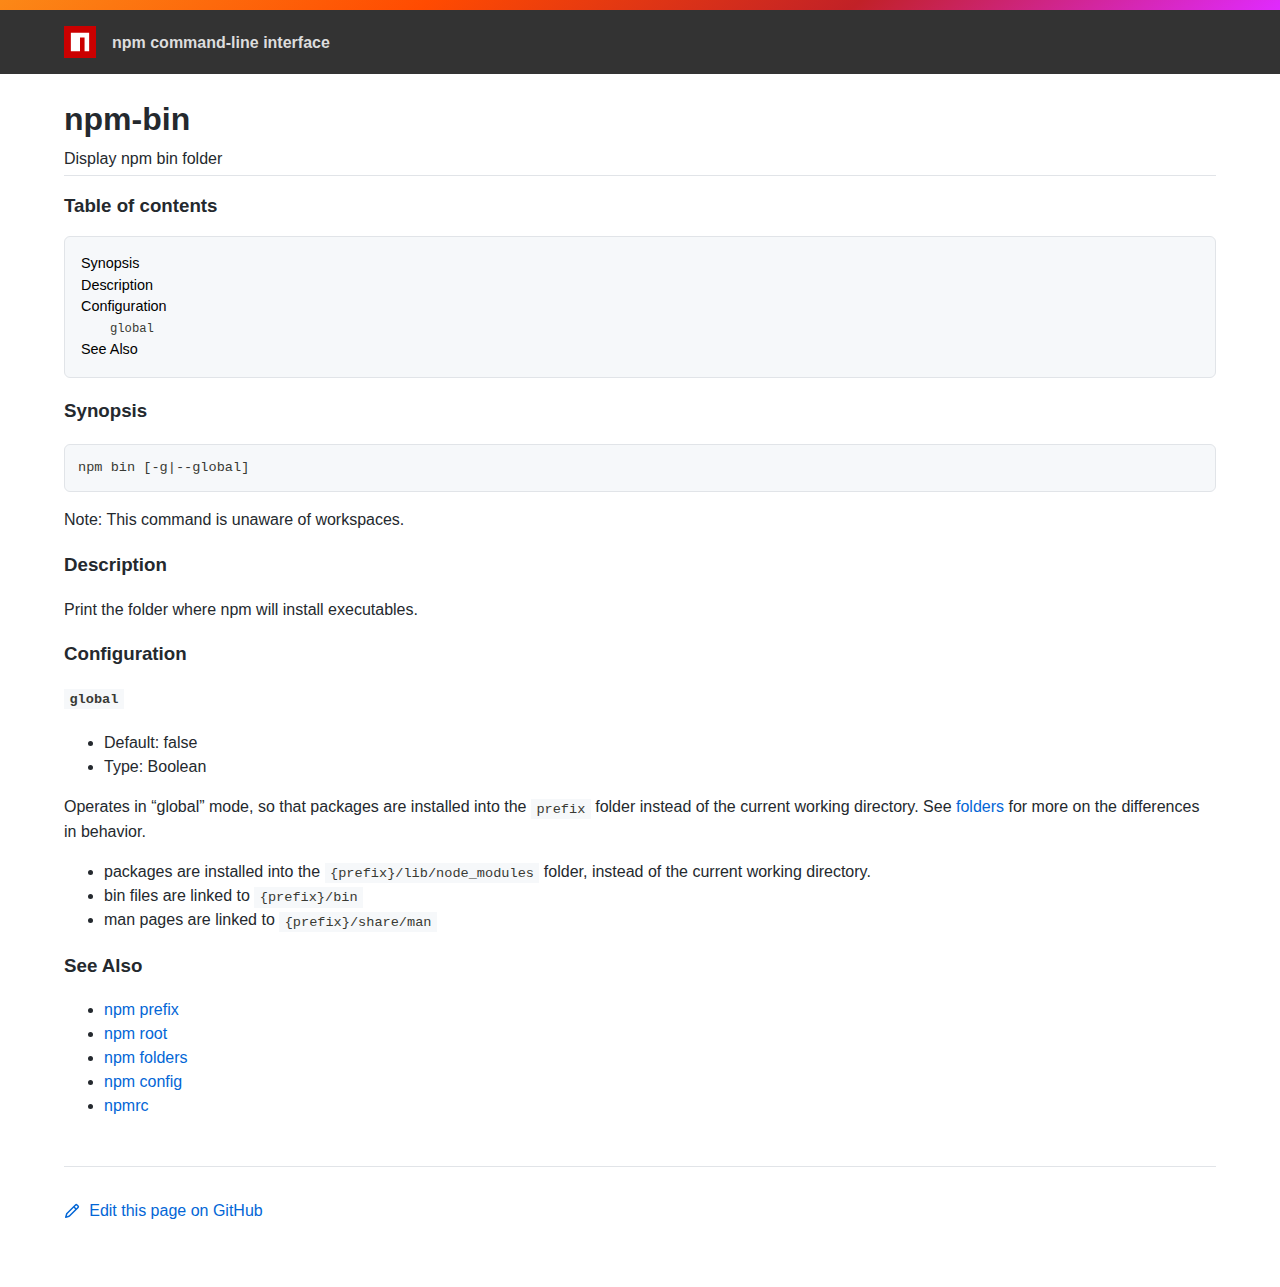
<file: node_modules/npm/docs/output/commands/npm-bin.html>
<html><head>
<title>npm-bin</title>
<style>
body {
    background-color: #ffffff;
    color: #24292e;

    margin: 0;

    line-height: 1.5;

    font-family: -apple-system, BlinkMacSystemFont, "Segoe UI", Helvetica, Arial, sans-serif, "Apple Color Emoji", "Segoe UI Emoji";
}
#rainbar {
    height: 10px;
    background-image: linear-gradient(139deg, #fb8817, #ff4b01, #c12127, #e02aff);
}

a {
    text-decoration: none;
    color: #0366d6;
}
a:hover {
    text-decoration: underline;
}

pre {
    margin: 1em 0px;
    padding: 1em;
    border: solid 1px #e1e4e8;
    border-radius: 6px;

    display: block;
    overflow: auto;

    white-space: pre;

    background-color: #f6f8fa;
    color: #393a34;
}
code {
    font-family: SFMono-Regular, Consolas, "Liberation Mono", Menlo, Courier, monospace;
    font-size: 85%;
    padding: 0.2em 0.4em;
    background-color: #f6f8fa;
    color: #393a34;
}
pre > code {
    padding: 0;
    background-color: inherit;
    color: inherit;
}
h1, h2, h3 {
    font-weight: 600;
}

#logobar {
    background-color: #333333;
    margin: 0 auto;
    padding: 1em 4em;
}
#logobar .logo {
    float: left;
}
#logobar .title {
    font-weight: 600;
    color: #dddddd;
    float: left;
    margin: 5px 0 0 1em;
}
#logobar:after {
    content: "";
    display: block;
    clear: both;
}

#content {
    margin: 0 auto;
    padding: 0 4em;
}

#table_of_contents > h2 {
    font-size: 1.17em;
}
#table_of_contents ul:first-child {
    border: solid 1px #e1e4e8;
    border-radius: 6px;
    padding: 1em;
    background-color: #f6f8fa;
    color: #393a34;
}
#table_of_contents ul {
    list-style-type: none;
    padding-left: 1.5em;
}
#table_of_contents li {
    font-size: 0.9em;
}
#table_of_contents li a {
    color: #000000;
}

header.title {
    border-bottom: solid 1px #e1e4e8;
}
header.title > h1 {
    margin-bottom: 0.25em;
}
header.title > .description {
    display: block;
    margin-bottom: 0.5em;
    line-height: 1;
}

footer#edit {
    border-top: solid 1px #e1e4e8;
    margin: 3em 0 4em 0;
    padding-top: 2em;
}
</style>
</head>
<body>
<div id="banner">
<div id="rainbar"></div>
<div id="logobar">
<svg class="logo" role="img" height="32" width="32" viewBox="0 0 700 700">
<polygon fill="#cb0000" points="0,700 700,700 700,0 0,0"></polygon>
<polygon fill="#ffffff" points="150,550 350,550 350,250 450,250 450,550 550,550 550,150 150,150"></polygon>
</svg>
<div class="title">
npm command-line interface
</div>
</div>
</div>

<section id="content">
<header class="title">
<h1 id="npm-bin">npm-bin</h1>
<span class="description">Display npm bin folder</span>
</header>

<section id="table_of_contents">
<h2 id="table-of-contents">Table of contents</h2>
<div id="_table_of_contents"><ul><li><a href="#synopsis">Synopsis</a></li><li><a href="#description">Description</a></li><li><a href="#configuration">Configuration</a></li><ul><li><a href="#global"><code>global</code></a></li></ul><li><a href="#see-also">See Also</a></li></ul></div>
</section>

<div id="_content"><h3 id="synopsis">Synopsis</h3>
<pre lang="bash"><code>npm bin [-g|--global]
</code></pre>
<p>Note: This command is unaware of workspaces.</p>
<h3 id="description">Description</h3>
<p>Print the folder where npm will install executables.</p>
<h3 id="configuration">Configuration</h3>
<!-- raw HTML omitted -->
<!-- raw HTML omitted -->
<!-- raw HTML omitted -->
<h4 id="global"><code>global</code></h4>
<ul>
<li>Default: false</li>
<li>Type: Boolean</li>
</ul>
<p>Operates in “global” mode, so that packages are installed into the <code>prefix</code>
folder instead of the current working directory. See
<a href="../configuring-npm/folders.html">folders</a> for more on the differences in behavior.</p>
<ul>
<li>packages are installed into the <code>{prefix}/lib/node_modules</code> folder, instead
of the current working directory.</li>
<li>bin files are linked to <code>{prefix}/bin</code></li>
<li>man pages are linked to <code>{prefix}/share/man</code></li>
</ul>
<!-- raw HTML omitted -->
<!-- raw HTML omitted -->
<!-- raw HTML omitted -->
<h3 id="see-also">See Also</h3>
<ul>
<li><a href="../commands/npm-prefix.html">npm prefix</a></li>
<li><a href="../commands/npm-root.html">npm root</a></li>
<li><a href="../configuring-npm/folders.html">npm folders</a></li>
<li><a href="../commands/npm-config.html">npm config</a></li>
<li><a href="../configuring-npm/npmrc.html">npmrc</a></li>
</ul>
</div>

<footer id="edit">
<a href="https://github.com/npm/cli/edit/latest/docs/content/commands/npm-bin.md">
<svg role="img" viewBox="0 0 16 16" width="16" height="16" fill="currentcolor" style="vertical-align: text-bottom; margin-right: 0.3em;">
<path fill-rule="evenodd" d="M11.013 1.427a1.75 1.75 0 012.474 0l1.086 1.086a1.75 1.75 0 010 2.474l-8.61 8.61c-.21.21-.47.364-.756.445l-3.251.93a.75.75 0 01-.927-.928l.929-3.25a1.75 1.75 0 01.445-.758l8.61-8.61zm1.414 1.06a.25.25 0 00-.354 0L10.811 3.75l1.439 1.44 1.263-1.263a.25.25 0 000-.354l-1.086-1.086zM11.189 6.25L9.75 4.81l-6.286 6.287a.25.25 0 00-.064.108l-.558 1.953 1.953-.558a.249.249 0 00.108-.064l6.286-6.286z"></path>
</svg>
Edit this page on GitHub
</a>
</footer>
</section>



</body></html>
</file>
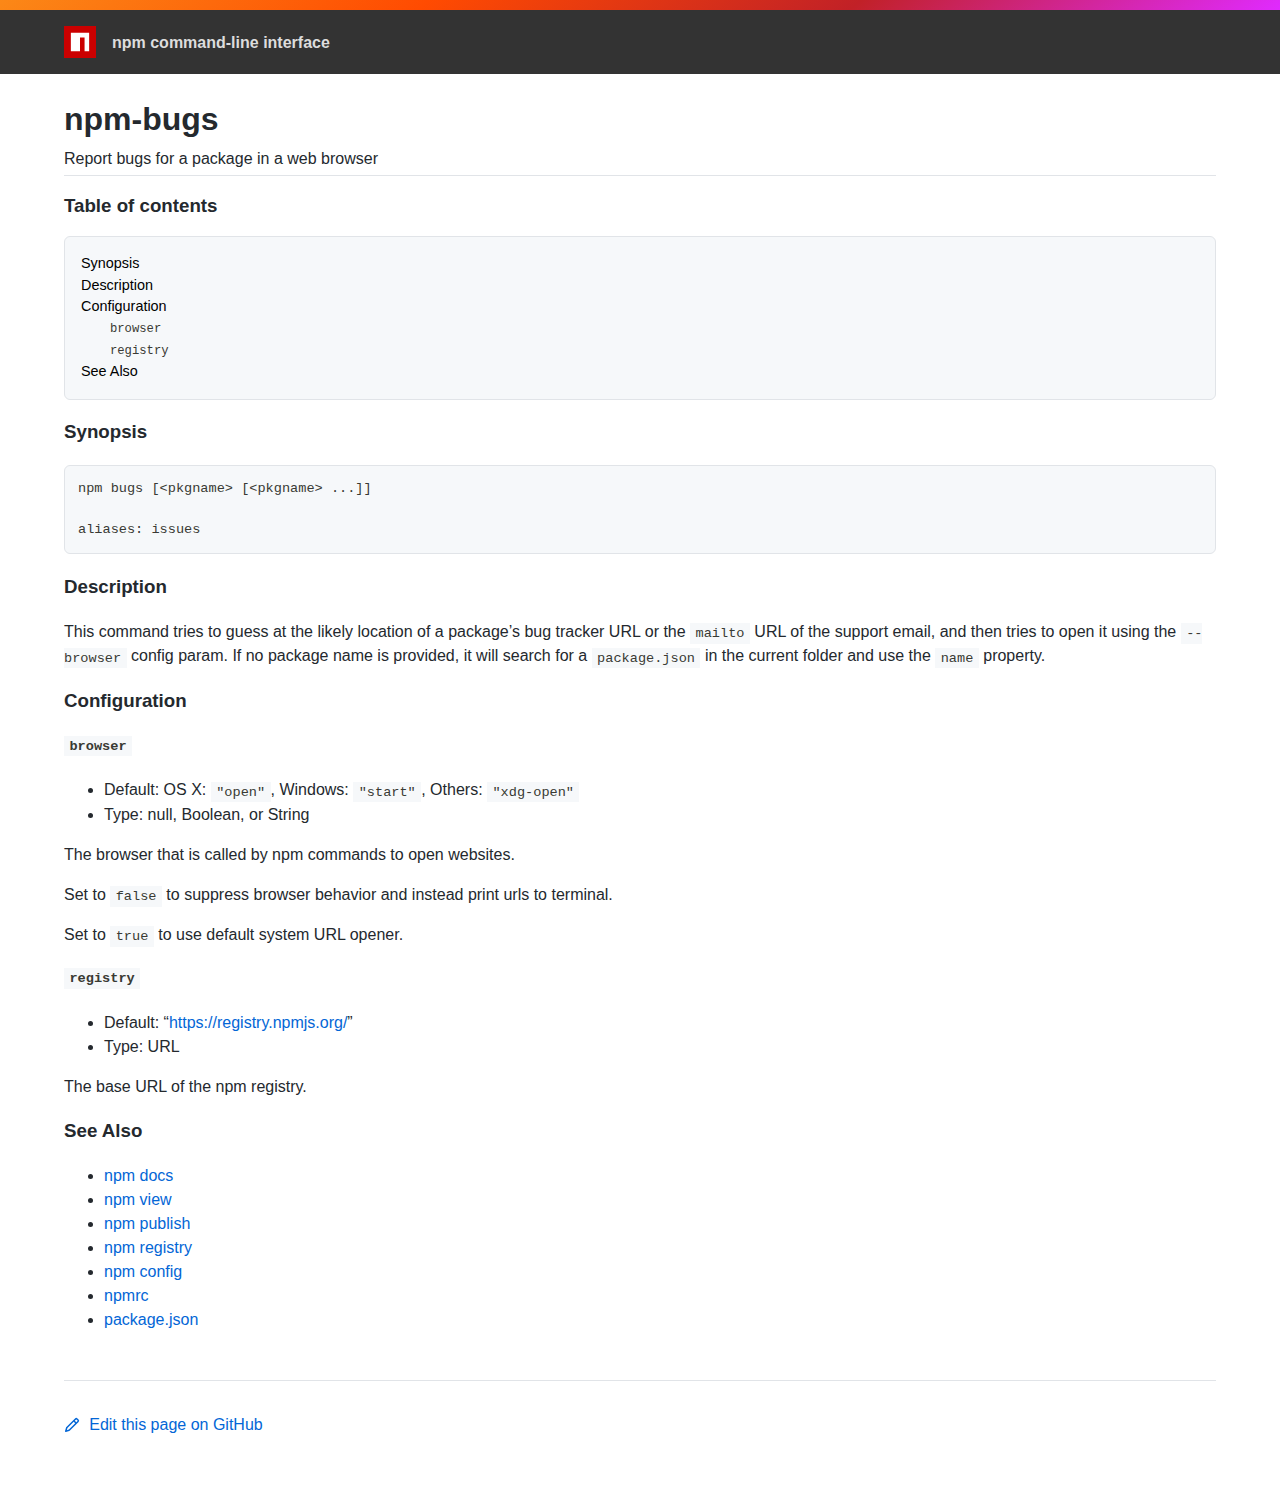
<file: node_modules/npm/docs/output/commands/npm-bugs.html>
<html><head>
<title>npm-bugs</title>
<style>
body {
    background-color: #ffffff;
    color: #24292e;

    margin: 0;

    line-height: 1.5;

    font-family: -apple-system, BlinkMacSystemFont, "Segoe UI", Helvetica, Arial, sans-serif, "Apple Color Emoji", "Segoe UI Emoji";
}
#rainbar {
    height: 10px;
    background-image: linear-gradient(139deg, #fb8817, #ff4b01, #c12127, #e02aff);
}

a {
    text-decoration: none;
    color: #0366d6;
}
a:hover {
    text-decoration: underline;
}

pre {
    margin: 1em 0px;
    padding: 1em;
    border: solid 1px #e1e4e8;
    border-radius: 6px;

    display: block;
    overflow: auto;

    white-space: pre;

    background-color: #f6f8fa;
    color: #393a34;
}
code {
    font-family: SFMono-Regular, Consolas, "Liberation Mono", Menlo, Courier, monospace;
    font-size: 85%;
    padding: 0.2em 0.4em;
    background-color: #f6f8fa;
    color: #393a34;
}
pre > code {
    padding: 0;
    background-color: inherit;
    color: inherit;
}
h1, h2, h3 {
    font-weight: 600;
}

#logobar {
    background-color: #333333;
    margin: 0 auto;
    padding: 1em 4em;
}
#logobar .logo {
    float: left;
}
#logobar .title {
    font-weight: 600;
    color: #dddddd;
    float: left;
    margin: 5px 0 0 1em;
}
#logobar:after {
    content: "";
    display: block;
    clear: both;
}

#content {
    margin: 0 auto;
    padding: 0 4em;
}

#table_of_contents > h2 {
    font-size: 1.17em;
}
#table_of_contents ul:first-child {
    border: solid 1px #e1e4e8;
    border-radius: 6px;
    padding: 1em;
    background-color: #f6f8fa;
    color: #393a34;
}
#table_of_contents ul {
    list-style-type: none;
    padding-left: 1.5em;
}
#table_of_contents li {
    font-size: 0.9em;
}
#table_of_contents li a {
    color: #000000;
}

header.title {
    border-bottom: solid 1px #e1e4e8;
}
header.title > h1 {
    margin-bottom: 0.25em;
}
header.title > .description {
    display: block;
    margin-bottom: 0.5em;
    line-height: 1;
}

footer#edit {
    border-top: solid 1px #e1e4e8;
    margin: 3em 0 4em 0;
    padding-top: 2em;
}
</style>
</head>
<body>
<div id="banner">
<div id="rainbar"></div>
<div id="logobar">
<svg class="logo" role="img" height="32" width="32" viewBox="0 0 700 700">
<polygon fill="#cb0000" points="0,700 700,700 700,0 0,0"></polygon>
<polygon fill="#ffffff" points="150,550 350,550 350,250 450,250 450,550 550,550 550,150 150,150"></polygon>
</svg>
<div class="title">
npm command-line interface
</div>
</div>
</div>

<section id="content">
<header class="title">
<h1 id="npm-bugs">npm-bugs</h1>
<span class="description">Report bugs for a package in a web browser</span>
</header>

<section id="table_of_contents">
<h2 id="table-of-contents">Table of contents</h2>
<div id="_table_of_contents"><ul><li><a href="#synopsis">Synopsis</a></li><li><a href="#description">Description</a></li><li><a href="#configuration">Configuration</a></li><ul><li><a href="#browser"><code>browser</code></a></li><li><a href="#registry"><code>registry</code></a></li></ul><li><a href="#see-also">See Also</a></li></ul></div>
</section>

<div id="_content"><h3 id="synopsis">Synopsis</h3>
<pre lang="bash"><code>npm bugs [&lt;pkgname&gt; [&lt;pkgname&gt; ...]]

aliases: issues
</code></pre>
<h3 id="description">Description</h3>
<p>This command tries to guess at the likely location of a package’s bug
tracker URL or the <code>mailto</code> URL of the support email, and then tries to
open it using the <code>--browser</code> config param. If no package name is provided, it
will search for a <code>package.json</code> in the current folder and use the <code>name</code> property.</p>
<h3 id="configuration">Configuration</h3>
<!-- raw HTML omitted -->
<!-- raw HTML omitted -->
<!-- raw HTML omitted -->
<h4 id="browser"><code>browser</code></h4>
<ul>
<li>Default: OS X: <code>"open"</code>, Windows: <code>"start"</code>, Others: <code>"xdg-open"</code></li>
<li>Type: null, Boolean, or String</li>
</ul>
<p>The browser that is called by npm commands to open websites.</p>
<p>Set to <code>false</code> to suppress browser behavior and instead print urls to
terminal.</p>
<p>Set to <code>true</code> to use default system URL opener.</p>
<!-- raw HTML omitted -->
<!-- raw HTML omitted -->
<h4 id="registry"><code>registry</code></h4>
<ul>
<li>Default: “<a href="https://registry.npmjs.org/">https://registry.npmjs.org/</a>”</li>
<li>Type: URL</li>
</ul>
<p>The base URL of the npm registry.</p>
<!-- raw HTML omitted -->
<!-- raw HTML omitted -->
<!-- raw HTML omitted -->
<h3 id="see-also">See Also</h3>
<ul>
<li><a href="../commands/npm-docs.html">npm docs</a></li>
<li><a href="../commands/npm-view.html">npm view</a></li>
<li><a href="../commands/npm-publish.html">npm publish</a></li>
<li><a href="../using-npm/registry.html">npm registry</a></li>
<li><a href="../commands/npm-config.html">npm config</a></li>
<li><a href="../configuring-npm/npmrc.html">npmrc</a></li>
<li><a href="../configuring-npm/package-json.html">package.json</a></li>
</ul>
</div>

<footer id="edit">
<a href="https://github.com/npm/cli/edit/latest/docs/content/commands/npm-bugs.md">
<svg role="img" viewBox="0 0 16 16" width="16" height="16" fill="currentcolor" style="vertical-align: text-bottom; margin-right: 0.3em;">
<path fill-rule="evenodd" d="M11.013 1.427a1.75 1.75 0 012.474 0l1.086 1.086a1.75 1.75 0 010 2.474l-8.61 8.61c-.21.21-.47.364-.756.445l-3.251.93a.75.75 0 01-.927-.928l.929-3.25a1.75 1.75 0 01.445-.758l8.61-8.61zm1.414 1.06a.25.25 0 00-.354 0L10.811 3.75l1.439 1.44 1.263-1.263a.25.25 0 000-.354l-1.086-1.086zM11.189 6.25L9.75 4.81l-6.286 6.287a.25.25 0 00-.064.108l-.558 1.953 1.953-.558a.249.249 0 00.108-.064l6.286-6.286z"></path>
</svg>
Edit this page on GitHub
</a>
</footer>
</section>



</body></html>
</file>
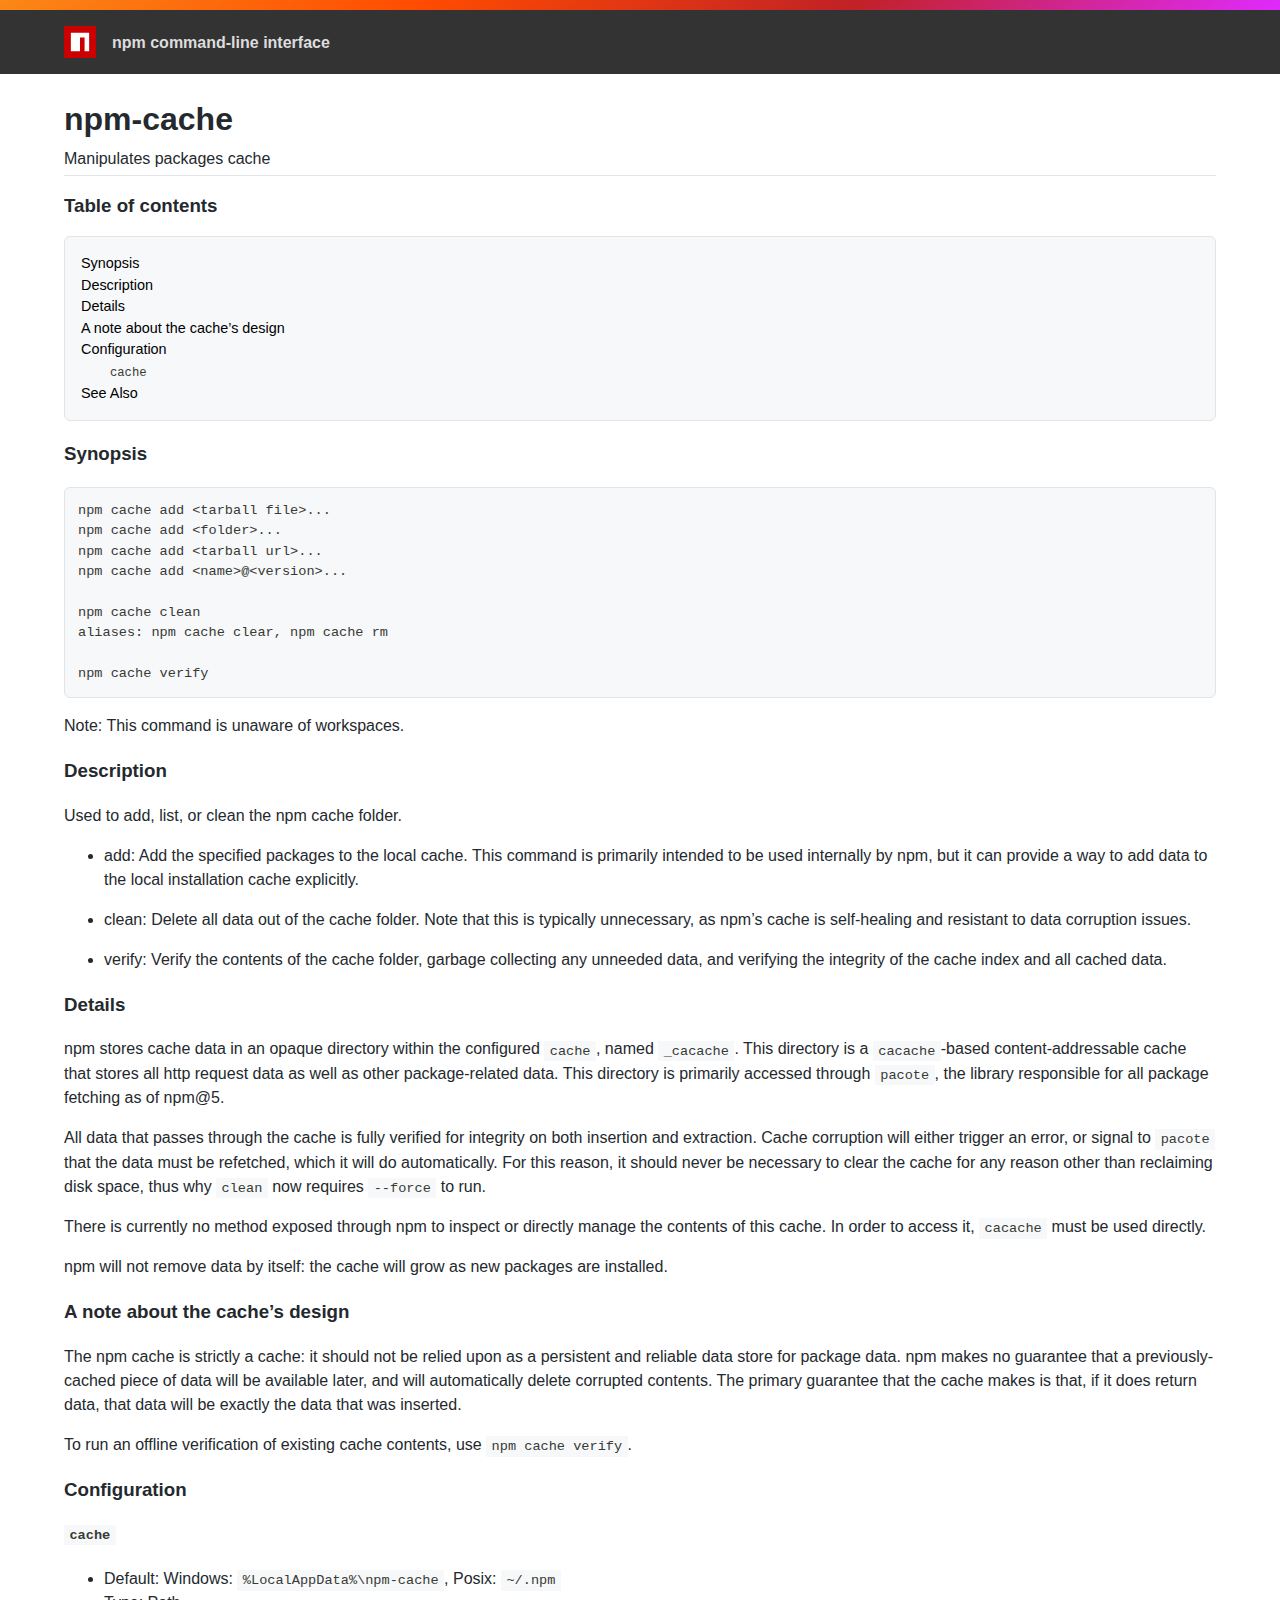
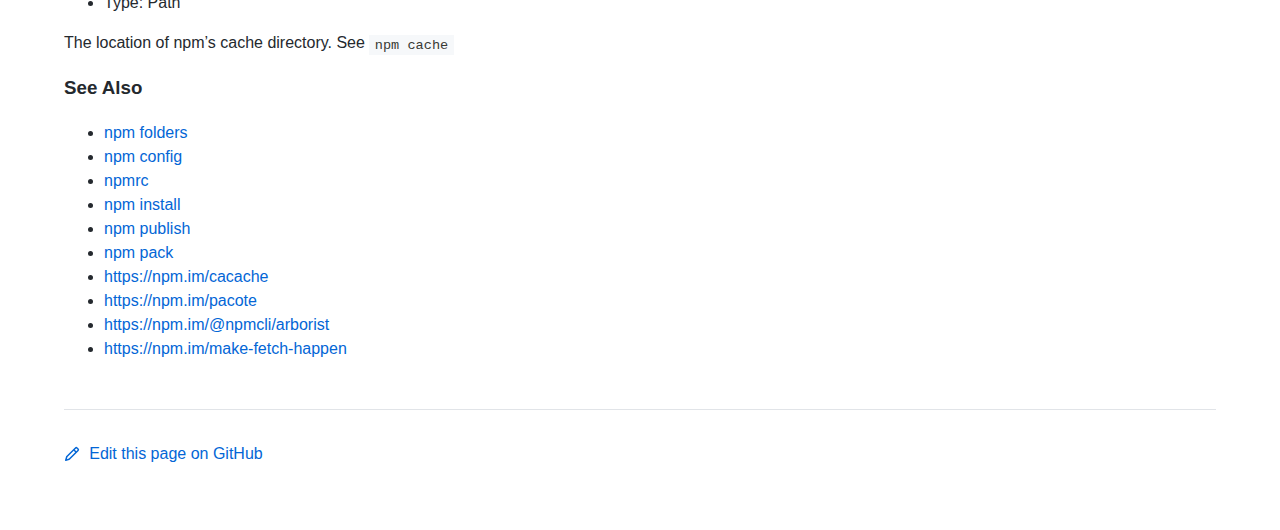
<file: node_modules/npm/docs/output/commands/npm-cache.html>
<html><head>
<title>npm-cache</title>
<style>
body {
    background-color: #ffffff;
    color: #24292e;

    margin: 0;

    line-height: 1.5;

    font-family: -apple-system, BlinkMacSystemFont, "Segoe UI", Helvetica, Arial, sans-serif, "Apple Color Emoji", "Segoe UI Emoji";
}
#rainbar {
    height: 10px;
    background-image: linear-gradient(139deg, #fb8817, #ff4b01, #c12127, #e02aff);
}

a {
    text-decoration: none;
    color: #0366d6;
}
a:hover {
    text-decoration: underline;
}

pre {
    margin: 1em 0px;
    padding: 1em;
    border: solid 1px #e1e4e8;
    border-radius: 6px;

    display: block;
    overflow: auto;

    white-space: pre;

    background-color: #f6f8fa;
    color: #393a34;
}
code {
    font-family: SFMono-Regular, Consolas, "Liberation Mono", Menlo, Courier, monospace;
    font-size: 85%;
    padding: 0.2em 0.4em;
    background-color: #f6f8fa;
    color: #393a34;
}
pre > code {
    padding: 0;
    background-color: inherit;
    color: inherit;
}
h1, h2, h3 {
    font-weight: 600;
}

#logobar {
    background-color: #333333;
    margin: 0 auto;
    padding: 1em 4em;
}
#logobar .logo {
    float: left;
}
#logobar .title {
    font-weight: 600;
    color: #dddddd;
    float: left;
    margin: 5px 0 0 1em;
}
#logobar:after {
    content: "";
    display: block;
    clear: both;
}

#content {
    margin: 0 auto;
    padding: 0 4em;
}

#table_of_contents > h2 {
    font-size: 1.17em;
}
#table_of_contents ul:first-child {
    border: solid 1px #e1e4e8;
    border-radius: 6px;
    padding: 1em;
    background-color: #f6f8fa;
    color: #393a34;
}
#table_of_contents ul {
    list-style-type: none;
    padding-left: 1.5em;
}
#table_of_contents li {
    font-size: 0.9em;
}
#table_of_contents li a {
    color: #000000;
}

header.title {
    border-bottom: solid 1px #e1e4e8;
}
header.title > h1 {
    margin-bottom: 0.25em;
}
header.title > .description {
    display: block;
    margin-bottom: 0.5em;
    line-height: 1;
}

footer#edit {
    border-top: solid 1px #e1e4e8;
    margin: 3em 0 4em 0;
    padding-top: 2em;
}
</style>
</head>
<body>
<div id="banner">
<div id="rainbar"></div>
<div id="logobar">
<svg class="logo" role="img" height="32" width="32" viewBox="0 0 700 700">
<polygon fill="#cb0000" points="0,700 700,700 700,0 0,0"></polygon>
<polygon fill="#ffffff" points="150,550 350,550 350,250 450,250 450,550 550,550 550,150 150,150"></polygon>
</svg>
<div class="title">
npm command-line interface
</div>
</div>
</div>

<section id="content">
<header class="title">
<h1 id="npm-cache">npm-cache</h1>
<span class="description">Manipulates packages cache</span>
</header>

<section id="table_of_contents">
<h2 id="table-of-contents">Table of contents</h2>
<div id="_table_of_contents"><ul><li><a href="#synopsis">Synopsis</a></li><li><a href="#description">Description</a></li><li><a href="#details">Details</a></li><li><a href="#a-note-about-the-caches-design">A note about the cache’s design</a></li><li><a href="#configuration">Configuration</a></li><ul><li><a href="#cache"><code>cache</code></a></li></ul><li><a href="#see-also">See Also</a></li></ul></div>
</section>

<div id="_content"><h3 id="synopsis">Synopsis</h3>
<pre lang="bash"><code>npm cache add &lt;tarball file&gt;...
npm cache add &lt;folder&gt;...
npm cache add &lt;tarball url&gt;...
npm cache add &lt;name&gt;@&lt;version&gt;...

npm cache clean
aliases: npm cache clear, npm cache rm

npm cache verify
</code></pre>
<p>Note: This command is unaware of workspaces.</p>
<h3 id="description">Description</h3>
<p>Used to add, list, or clean the npm cache folder.</p>
<ul>
<li>
<p>add:
Add the specified packages to the local cache.  This command is primarily
intended to be used internally by npm, but it can provide a way to
add data to the local installation cache explicitly.</p>
</li>
<li>
<p>clean:
Delete all data out of the cache folder.  Note that this is typically
unnecessary, as npm’s cache is self-healing and resistant to data
corruption issues.</p>
</li>
<li>
<p>verify:
Verify the contents of the cache folder, garbage collecting any unneeded
data, and verifying the integrity of the cache index and all cached data.</p>
</li>
</ul>
<h3 id="details">Details</h3>
<p>npm stores cache data in an opaque directory within the configured <code>cache</code>,
named <code>_cacache</code>. This directory is a
<a href="http://npm.im/cacache"><code>cacache</code></a>-based content-addressable cache that
stores all http request data as well as other package-related data. This
directory is primarily accessed through <code>pacote</code>, the library responsible
for all package fetching as of npm@5.</p>
<p>All data that passes through the cache is fully verified for integrity on
both insertion and extraction. Cache corruption will either trigger an
error, or signal to <code>pacote</code> that the data must be refetched, which it will
do automatically. For this reason, it should never be necessary to clear
the cache for any reason other than reclaiming disk space, thus why <code>clean</code>
now requires <code>--force</code> to run.</p>
<p>There is currently no method exposed through npm to inspect or directly
manage the contents of this cache. In order to access it, <code>cacache</code> must be
used directly.</p>
<p>npm will not remove data by itself: the cache will grow as new packages are
installed.</p>
<h3 id="a-note-about-the-caches-design">A note about the cache’s design</h3>
<p>The npm cache is strictly a cache: it should not be relied upon as a
persistent and reliable data store for package data. npm makes no guarantee
that a previously-cached piece of data will be available later, and will
automatically delete corrupted contents. The primary guarantee that the
cache makes is that, if it does return data, that data will be exactly the
data that was inserted.</p>
<p>To run an offline verification of existing cache contents, use <code>npm cache verify</code>.</p>
<h3 id="configuration">Configuration</h3>
<!-- raw HTML omitted -->
<!-- raw HTML omitted -->
<!-- raw HTML omitted -->
<h4 id="cache"><code>cache</code></h4>
<ul>
<li>Default: Windows: <code>%LocalAppData%\npm-cache</code>, Posix: <code>~/.npm</code></li>
<li>Type: Path</li>
</ul>
<p>The location of npm’s cache directory. See <a href="../commands/npm-cache.html"><code>npm cache</code></a></p>
<!-- raw HTML omitted -->
<!-- raw HTML omitted -->
<!-- raw HTML omitted -->
<h3 id="see-also">See Also</h3>
<ul>
<li><a href="../configuring-npm/folders.html">npm folders</a></li>
<li><a href="../commands/npm-config.html">npm config</a></li>
<li><a href="../configuring-npm/npmrc.html">npmrc</a></li>
<li><a href="../commands/npm-install.html">npm install</a></li>
<li><a href="../commands/npm-publish.html">npm publish</a></li>
<li><a href="../commands/npm-pack.html">npm pack</a></li>
<li><a href="https://npm.im/cacache">https://npm.im/cacache</a></li>
<li><a href="https://npm.im/pacote">https://npm.im/pacote</a></li>
<li><a href="https://npm.im/@npmcli/arborist">https://npm.im/@npmcli/arborist</a></li>
<li><a href="https://npm.im/make-fetch-happen">https://npm.im/make-fetch-happen</a></li>
</ul>
</div>

<footer id="edit">
<a href="https://github.com/npm/cli/edit/latest/docs/content/commands/npm-cache.md">
<svg role="img" viewBox="0 0 16 16" width="16" height="16" fill="currentcolor" style="vertical-align: text-bottom; margin-right: 0.3em;">
<path fill-rule="evenodd" d="M11.013 1.427a1.75 1.75 0 012.474 0l1.086 1.086a1.75 1.75 0 010 2.474l-8.61 8.61c-.21.21-.47.364-.756.445l-3.251.93a.75.75 0 01-.927-.928l.929-3.25a1.75 1.75 0 01.445-.758l8.61-8.61zm1.414 1.06a.25.25 0 00-.354 0L10.811 3.75l1.439 1.44 1.263-1.263a.25.25 0 000-.354l-1.086-1.086zM11.189 6.25L9.75 4.81l-6.286 6.287a.25.25 0 00-.064.108l-.558 1.953 1.953-.558a.249.249 0 00.108-.064l6.286-6.286z"></path>
</svg>
Edit this page on GitHub
</a>
</footer>
</section>



</body></html>
</file>
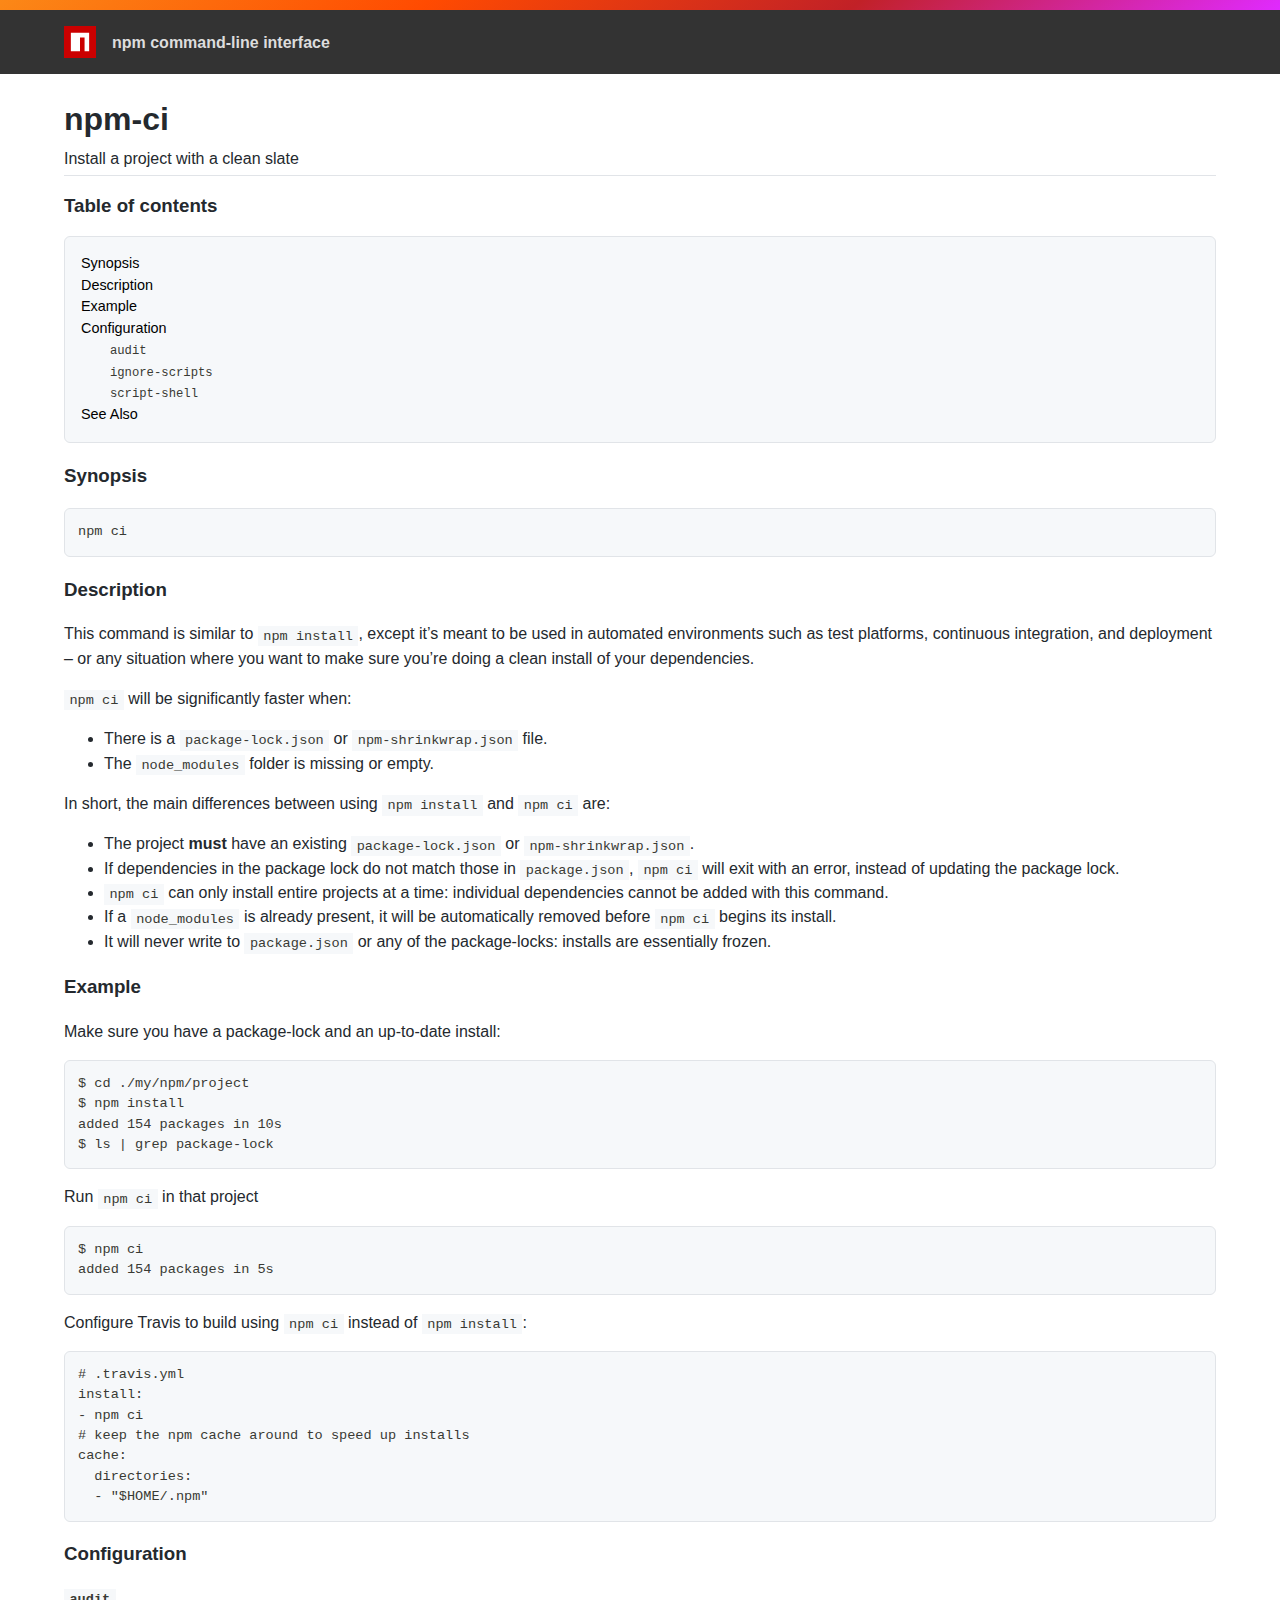
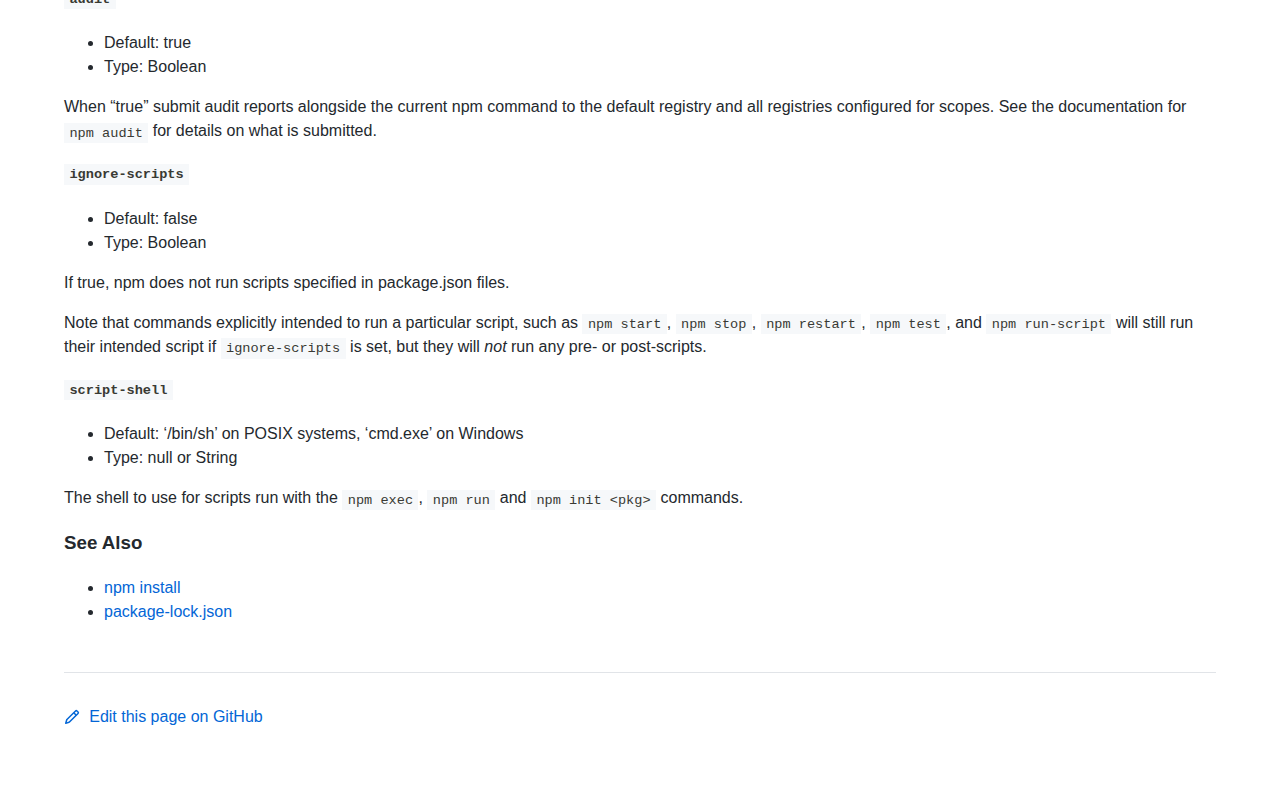
<file: node_modules/npm/docs/output/commands/npm-ci.html>
<html><head>
<title>npm-ci</title>
<style>
body {
    background-color: #ffffff;
    color: #24292e;

    margin: 0;

    line-height: 1.5;

    font-family: -apple-system, BlinkMacSystemFont, "Segoe UI", Helvetica, Arial, sans-serif, "Apple Color Emoji", "Segoe UI Emoji";
}
#rainbar {
    height: 10px;
    background-image: linear-gradient(139deg, #fb8817, #ff4b01, #c12127, #e02aff);
}

a {
    text-decoration: none;
    color: #0366d6;
}
a:hover {
    text-decoration: underline;
}

pre {
    margin: 1em 0px;
    padding: 1em;
    border: solid 1px #e1e4e8;
    border-radius: 6px;

    display: block;
    overflow: auto;

    white-space: pre;

    background-color: #f6f8fa;
    color: #393a34;
}
code {
    font-family: SFMono-Regular, Consolas, "Liberation Mono", Menlo, Courier, monospace;
    font-size: 85%;
    padding: 0.2em 0.4em;
    background-color: #f6f8fa;
    color: #393a34;
}
pre > code {
    padding: 0;
    background-color: inherit;
    color: inherit;
}
h1, h2, h3 {
    font-weight: 600;
}

#logobar {
    background-color: #333333;
    margin: 0 auto;
    padding: 1em 4em;
}
#logobar .logo {
    float: left;
}
#logobar .title {
    font-weight: 600;
    color: #dddddd;
    float: left;
    margin: 5px 0 0 1em;
}
#logobar:after {
    content: "";
    display: block;
    clear: both;
}

#content {
    margin: 0 auto;
    padding: 0 4em;
}

#table_of_contents > h2 {
    font-size: 1.17em;
}
#table_of_contents ul:first-child {
    border: solid 1px #e1e4e8;
    border-radius: 6px;
    padding: 1em;
    background-color: #f6f8fa;
    color: #393a34;
}
#table_of_contents ul {
    list-style-type: none;
    padding-left: 1.5em;
}
#table_of_contents li {
    font-size: 0.9em;
}
#table_of_contents li a {
    color: #000000;
}

header.title {
    border-bottom: solid 1px #e1e4e8;
}
header.title > h1 {
    margin-bottom: 0.25em;
}
header.title > .description {
    display: block;
    margin-bottom: 0.5em;
    line-height: 1;
}

footer#edit {
    border-top: solid 1px #e1e4e8;
    margin: 3em 0 4em 0;
    padding-top: 2em;
}
</style>
</head>
<body>
<div id="banner">
<div id="rainbar"></div>
<div id="logobar">
<svg class="logo" role="img" height="32" width="32" viewBox="0 0 700 700">
<polygon fill="#cb0000" points="0,700 700,700 700,0 0,0"></polygon>
<polygon fill="#ffffff" points="150,550 350,550 350,250 450,250 450,550 550,550 550,150 150,150"></polygon>
</svg>
<div class="title">
npm command-line interface
</div>
</div>
</div>

<section id="content">
<header class="title">
<h1 id="npm-ci">npm-ci</h1>
<span class="description">Install a project with a clean slate</span>
</header>

<section id="table_of_contents">
<h2 id="table-of-contents">Table of contents</h2>
<div id="_table_of_contents"><ul><li><a href="#synopsis">Synopsis</a></li><li><a href="#description">Description</a></li><li><a href="#example">Example</a></li><li><a href="#configuration">Configuration</a></li><ul><li><a href="#audit"><code>audit</code></a></li><li><a href="#ignore-scripts"><code>ignore-scripts</code></a></li><li><a href="#script-shell"><code>script-shell</code></a></li></ul><li><a href="#see-also">See Also</a></li></ul></div>
</section>

<div id="_content"><h3 id="synopsis">Synopsis</h3>
<pre lang="bash"><code>npm ci
</code></pre>
<h3 id="description">Description</h3>
<p>This command is similar to <a href="../commands/npm-install.html"><code>npm install</code></a>, except
it’s meant to be used in automated environments such as test platforms,
continuous integration, and deployment – or any situation where you want
to make sure you’re doing a clean install of your dependencies.</p>
<p><code>npm ci</code> will be significantly faster when:</p>
<ul>
<li>There is a <code>package-lock.json</code> or <code>npm-shrinkwrap.json</code> file.</li>
<li>The <code>node_modules</code> folder is missing or empty.</li>
</ul>
<p>In short, the main differences between using <code>npm install</code> and <code>npm ci</code> are:</p>
<ul>
<li>The project <strong>must</strong> have an existing <code>package-lock.json</code> or
<code>npm-shrinkwrap.json</code>.</li>
<li>If dependencies in the package lock do not match those in <code>package.json</code>,
<code>npm ci</code> will exit with an error, instead of updating the package lock.</li>
<li><code>npm ci</code> can only install entire projects at a time: individual
dependencies cannot be added with this command.</li>
<li>If a <code>node_modules</code> is already present, it will be automatically removed
before <code>npm ci</code> begins its install.</li>
<li>It will never write to <code>package.json</code> or any of the package-locks:
installs are essentially frozen.</li>
</ul>
<h3 id="example">Example</h3>
<p>Make sure you have a package-lock and an up-to-date install:</p>
<pre lang="bash"><code>$ cd ./my/npm/project
$ npm install
added 154 packages in 10s
$ ls | grep package-lock
</code></pre>
<p>Run <code>npm ci</code> in that project</p>
<pre lang="bash"><code>$ npm ci
added 154 packages in 5s
</code></pre>
<p>Configure Travis to build using <code>npm ci</code> instead of <code>npm install</code>:</p>
<pre lang="bash"><code># .travis.yml
install:
- npm ci
# keep the npm cache around to speed up installs
cache:
  directories:
  - "$HOME/.npm"
</code></pre>
<h3 id="configuration">Configuration</h3>
<!-- raw HTML omitted -->
<!-- raw HTML omitted -->
<!-- raw HTML omitted -->
<h4 id="audit"><code>audit</code></h4>
<ul>
<li>Default: true</li>
<li>Type: Boolean</li>
</ul>
<p>When “true” submit audit reports alongside the current npm command to the
default registry and all registries configured for scopes. See the
documentation for <a href="../commands/npm-audit.html"><code>npm audit</code></a> for details on what is
submitted.</p>
<!-- raw HTML omitted -->
<!-- raw HTML omitted -->
<h4 id="ignore-scripts"><code>ignore-scripts</code></h4>
<ul>
<li>Default: false</li>
<li>Type: Boolean</li>
</ul>
<p>If true, npm does not run scripts specified in package.json files.</p>
<p>Note that commands explicitly intended to run a particular script, such as
<code>npm start</code>, <code>npm stop</code>, <code>npm restart</code>, <code>npm test</code>, and <code>npm run-script</code>
will still run their intended script if <code>ignore-scripts</code> is set, but they
will <em>not</em> run any pre- or post-scripts.</p>
<!-- raw HTML omitted -->
<!-- raw HTML omitted -->
<h4 id="script-shell"><code>script-shell</code></h4>
<ul>
<li>Default: ‘/bin/sh’ on POSIX systems, ‘cmd.exe’ on Windows</li>
<li>Type: null or String</li>
</ul>
<p>The shell to use for scripts run with the <code>npm exec</code>, <code>npm run</code> and <code>npm init &lt;pkg&gt;</code> commands.</p>
<!-- raw HTML omitted -->
<!-- raw HTML omitted -->
<!-- raw HTML omitted -->
<h3 id="see-also">See Also</h3>
<ul>
<li><a href="../commands/npm-install.html">npm install</a></li>
<li><a href="../configuring-npm/package-lock-json.html">package-lock.json</a></li>
</ul>
</div>

<footer id="edit">
<a href="https://github.com/npm/cli/edit/latest/docs/content/commands/npm-ci.md">
<svg role="img" viewBox="0 0 16 16" width="16" height="16" fill="currentcolor" style="vertical-align: text-bottom; margin-right: 0.3em;">
<path fill-rule="evenodd" d="M11.013 1.427a1.75 1.75 0 012.474 0l1.086 1.086a1.75 1.75 0 010 2.474l-8.61 8.61c-.21.21-.47.364-.756.445l-3.251.93a.75.75 0 01-.927-.928l.929-3.25a1.75 1.75 0 01.445-.758l8.61-8.61zm1.414 1.06a.25.25 0 00-.354 0L10.811 3.75l1.439 1.44 1.263-1.263a.25.25 0 000-.354l-1.086-1.086zM11.189 6.25L9.75 4.81l-6.286 6.287a.25.25 0 00-.064.108l-.558 1.953 1.953-.558a.249.249 0 00.108-.064l6.286-6.286z"></path>
</svg>
Edit this page on GitHub
</a>
</footer>
</section>



</body></html>
</file>
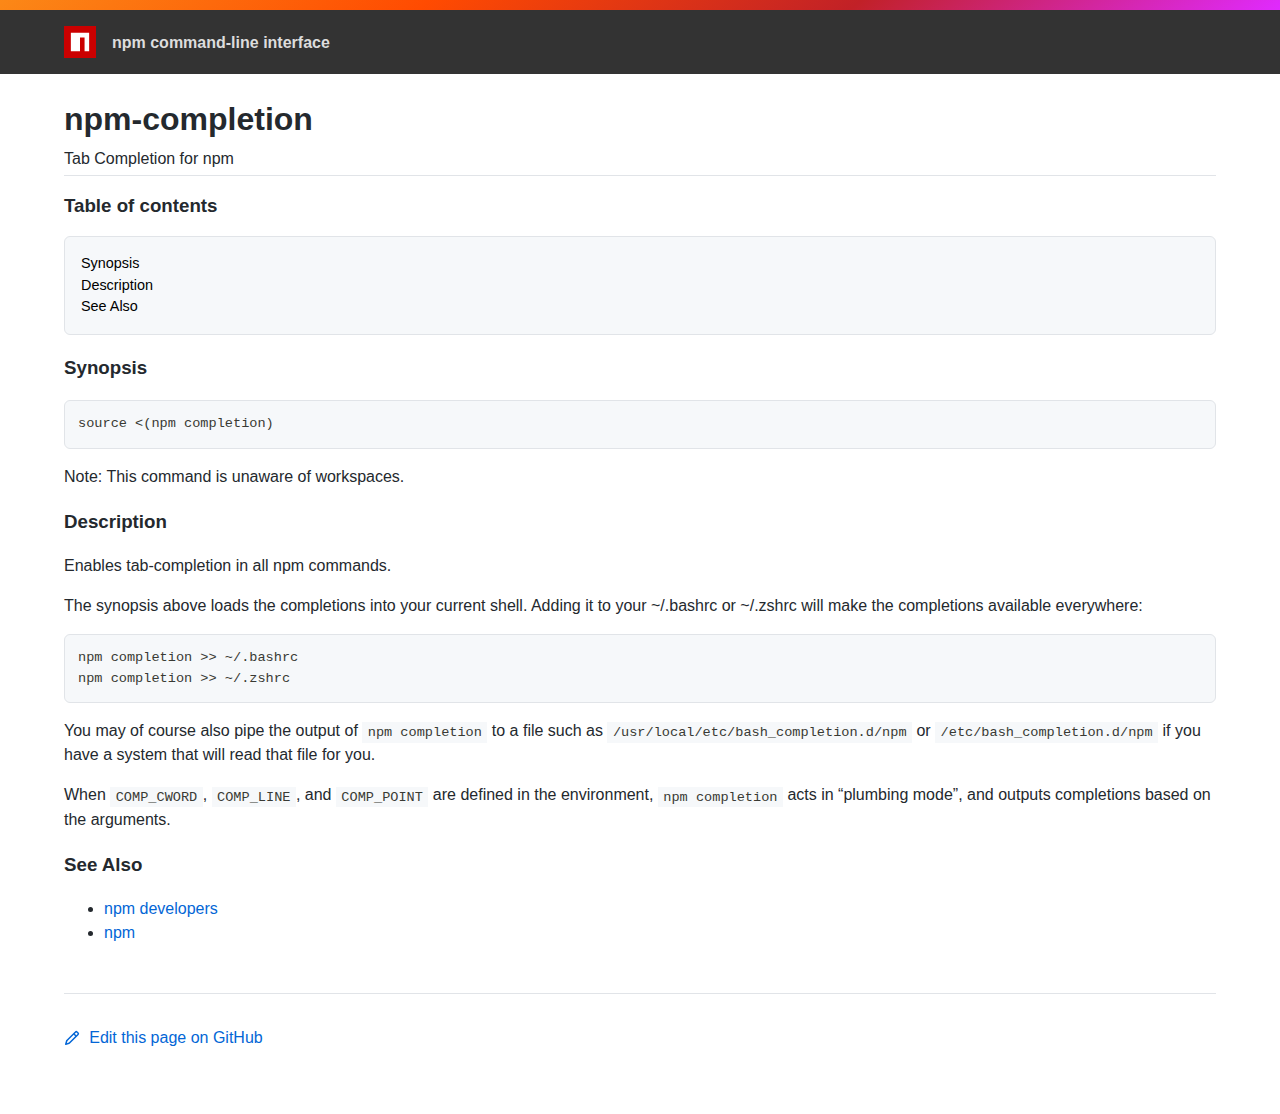
<file: node_modules/npm/docs/output/commands/npm-completion.html>
<html><head>
<title>npm-completion</title>
<style>
body {
    background-color: #ffffff;
    color: #24292e;

    margin: 0;

    line-height: 1.5;

    font-family: -apple-system, BlinkMacSystemFont, "Segoe UI", Helvetica, Arial, sans-serif, "Apple Color Emoji", "Segoe UI Emoji";
}
#rainbar {
    height: 10px;
    background-image: linear-gradient(139deg, #fb8817, #ff4b01, #c12127, #e02aff);
}

a {
    text-decoration: none;
    color: #0366d6;
}
a:hover {
    text-decoration: underline;
}

pre {
    margin: 1em 0px;
    padding: 1em;
    border: solid 1px #e1e4e8;
    border-radius: 6px;

    display: block;
    overflow: auto;

    white-space: pre;

    background-color: #f6f8fa;
    color: #393a34;
}
code {
    font-family: SFMono-Regular, Consolas, "Liberation Mono", Menlo, Courier, monospace;
    font-size: 85%;
    padding: 0.2em 0.4em;
    background-color: #f6f8fa;
    color: #393a34;
}
pre > code {
    padding: 0;
    background-color: inherit;
    color: inherit;
}
h1, h2, h3 {
    font-weight: 600;
}

#logobar {
    background-color: #333333;
    margin: 0 auto;
    padding: 1em 4em;
}
#logobar .logo {
    float: left;
}
#logobar .title {
    font-weight: 600;
    color: #dddddd;
    float: left;
    margin: 5px 0 0 1em;
}
#logobar:after {
    content: "";
    display: block;
    clear: both;
}

#content {
    margin: 0 auto;
    padding: 0 4em;
}

#table_of_contents > h2 {
    font-size: 1.17em;
}
#table_of_contents ul:first-child {
    border: solid 1px #e1e4e8;
    border-radius: 6px;
    padding: 1em;
    background-color: #f6f8fa;
    color: #393a34;
}
#table_of_contents ul {
    list-style-type: none;
    padding-left: 1.5em;
}
#table_of_contents li {
    font-size: 0.9em;
}
#table_of_contents li a {
    color: #000000;
}

header.title {
    border-bottom: solid 1px #e1e4e8;
}
header.title > h1 {
    margin-bottom: 0.25em;
}
header.title > .description {
    display: block;
    margin-bottom: 0.5em;
    line-height: 1;
}

footer#edit {
    border-top: solid 1px #e1e4e8;
    margin: 3em 0 4em 0;
    padding-top: 2em;
}
</style>
</head>
<body>
<div id="banner">
<div id="rainbar"></div>
<div id="logobar">
<svg class="logo" role="img" height="32" width="32" viewBox="0 0 700 700">
<polygon fill="#cb0000" points="0,700 700,700 700,0 0,0"></polygon>
<polygon fill="#ffffff" points="150,550 350,550 350,250 450,250 450,550 550,550 550,150 150,150"></polygon>
</svg>
<div class="title">
npm command-line interface
</div>
</div>
</div>

<section id="content">
<header class="title">
<h1 id="npm-completion">npm-completion</h1>
<span class="description">Tab Completion for npm</span>
</header>

<section id="table_of_contents">
<h2 id="table-of-contents">Table of contents</h2>
<div id="_table_of_contents"><ul><li><a href="#synopsis">Synopsis</a></li><li><a href="#description">Description</a></li><li><a href="#see-also">See Also</a></li></ul></div>
</section>

<div id="_content"><h3 id="synopsis">Synopsis</h3>
<pre lang="bash"><code>source &lt;(npm completion)
</code></pre>
<p>Note: This command is unaware of workspaces.</p>
<h3 id="description">Description</h3>
<p>Enables tab-completion in all npm commands.</p>
<p>The synopsis above
loads the completions into your current shell.  Adding it to
your ~/.bashrc or ~/.zshrc will make the completions available
everywhere:</p>
<pre lang="bash"><code>npm completion &gt;&gt; ~/.bashrc
npm completion &gt;&gt; ~/.zshrc
</code></pre>
<p>You may of course also pipe the output of <code>npm completion</code> to a file
such as <code>/usr/local/etc/bash_completion.d/npm</code> or
<code>/etc/bash_completion.d/npm</code> if you have a system that will read
that file for you.</p>
<p>When <code>COMP_CWORD</code>, <code>COMP_LINE</code>, and <code>COMP_POINT</code> are defined in the
environment, <code>npm completion</code> acts in “plumbing mode”, and outputs
completions based on the arguments.</p>
<h3 id="see-also">See Also</h3>
<ul>
<li><a href="../using-npm/developers.html">npm developers</a></li>
<li><a href="../commands/npm.html">npm</a></li>
</ul>
</div>

<footer id="edit">
<a href="https://github.com/npm/cli/edit/latest/docs/content/commands/npm-completion.md">
<svg role="img" viewBox="0 0 16 16" width="16" height="16" fill="currentcolor" style="vertical-align: text-bottom; margin-right: 0.3em;">
<path fill-rule="evenodd" d="M11.013 1.427a1.75 1.75 0 012.474 0l1.086 1.086a1.75 1.75 0 010 2.474l-8.61 8.61c-.21.21-.47.364-.756.445l-3.251.93a.75.75 0 01-.927-.928l.929-3.25a1.75 1.75 0 01.445-.758l8.61-8.61zm1.414 1.06a.25.25 0 00-.354 0L10.811 3.75l1.439 1.44 1.263-1.263a.25.25 0 000-.354l-1.086-1.086zM11.189 6.25L9.75 4.81l-6.286 6.287a.25.25 0 00-.064.108l-.558 1.953 1.953-.558a.249.249 0 00.108-.064l6.286-6.286z"></path>
</svg>
Edit this page on GitHub
</a>
</footer>
</section>



</body></html>
</file>
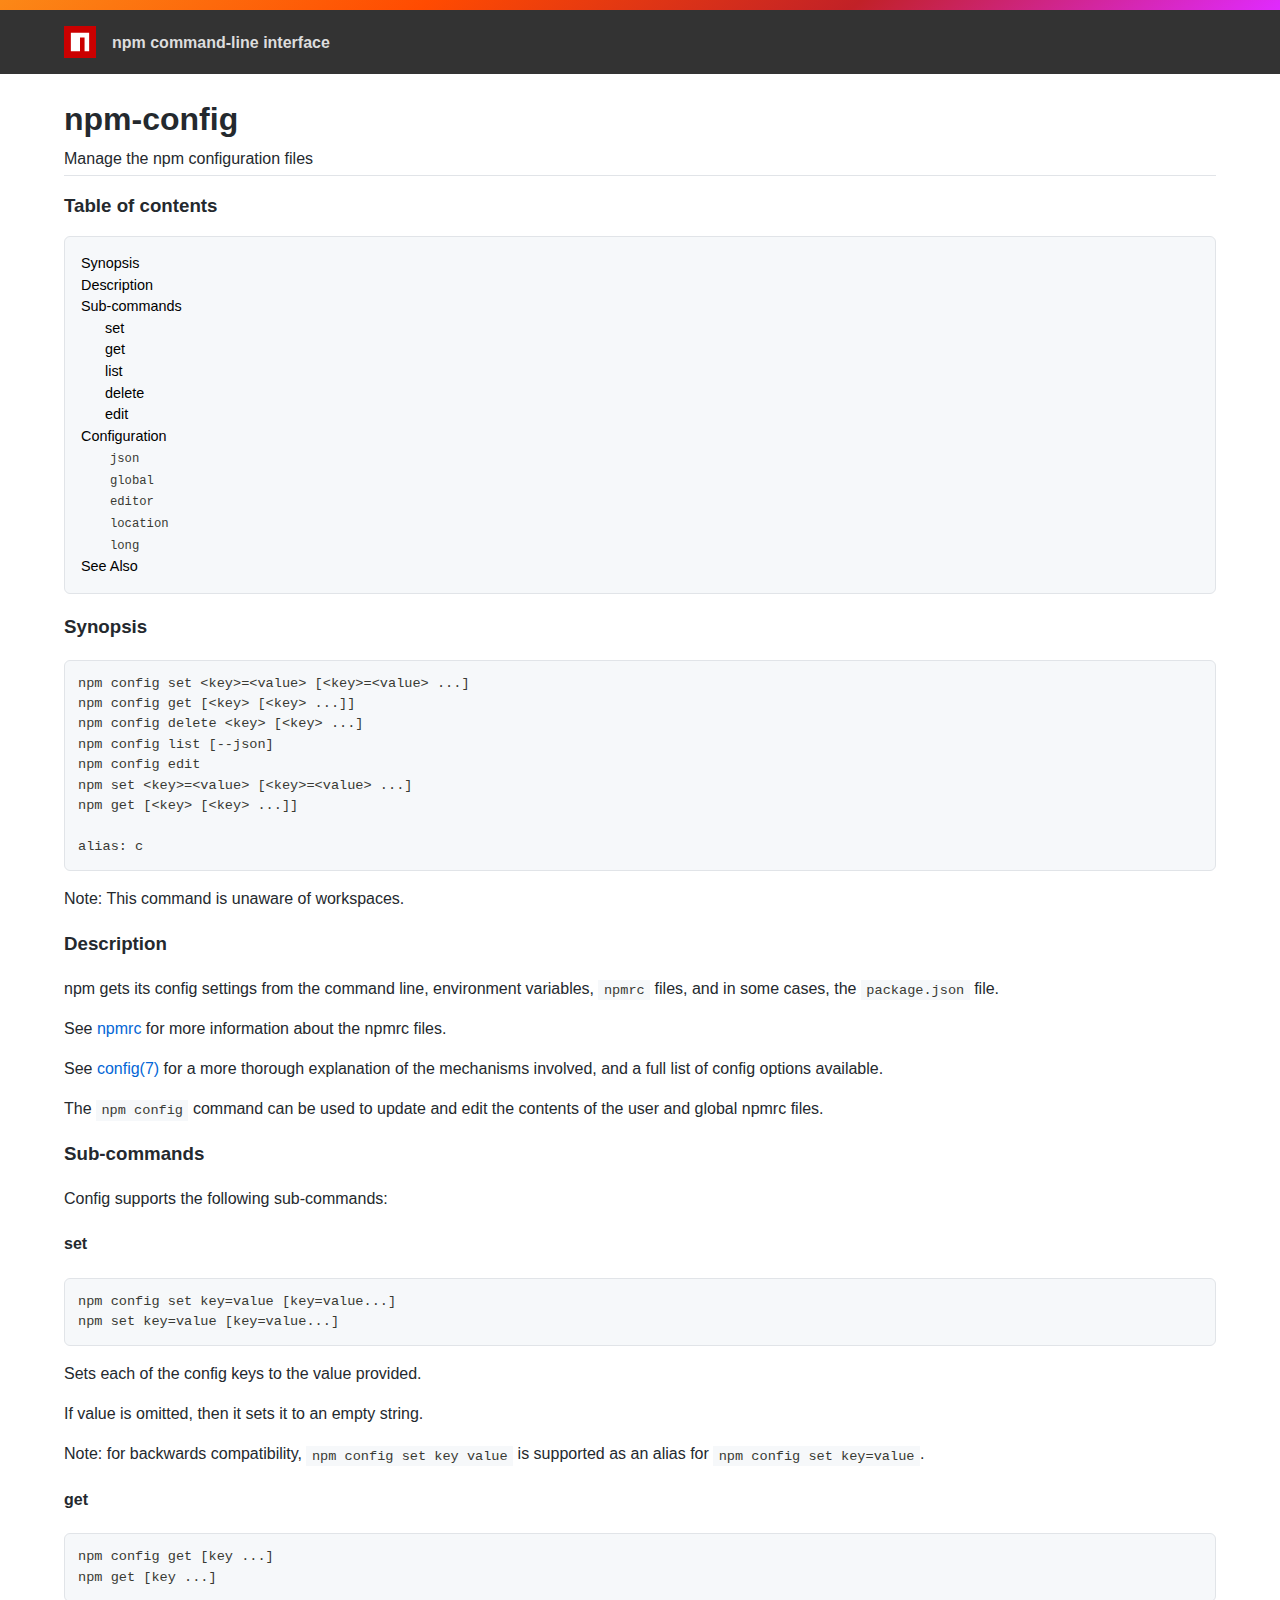
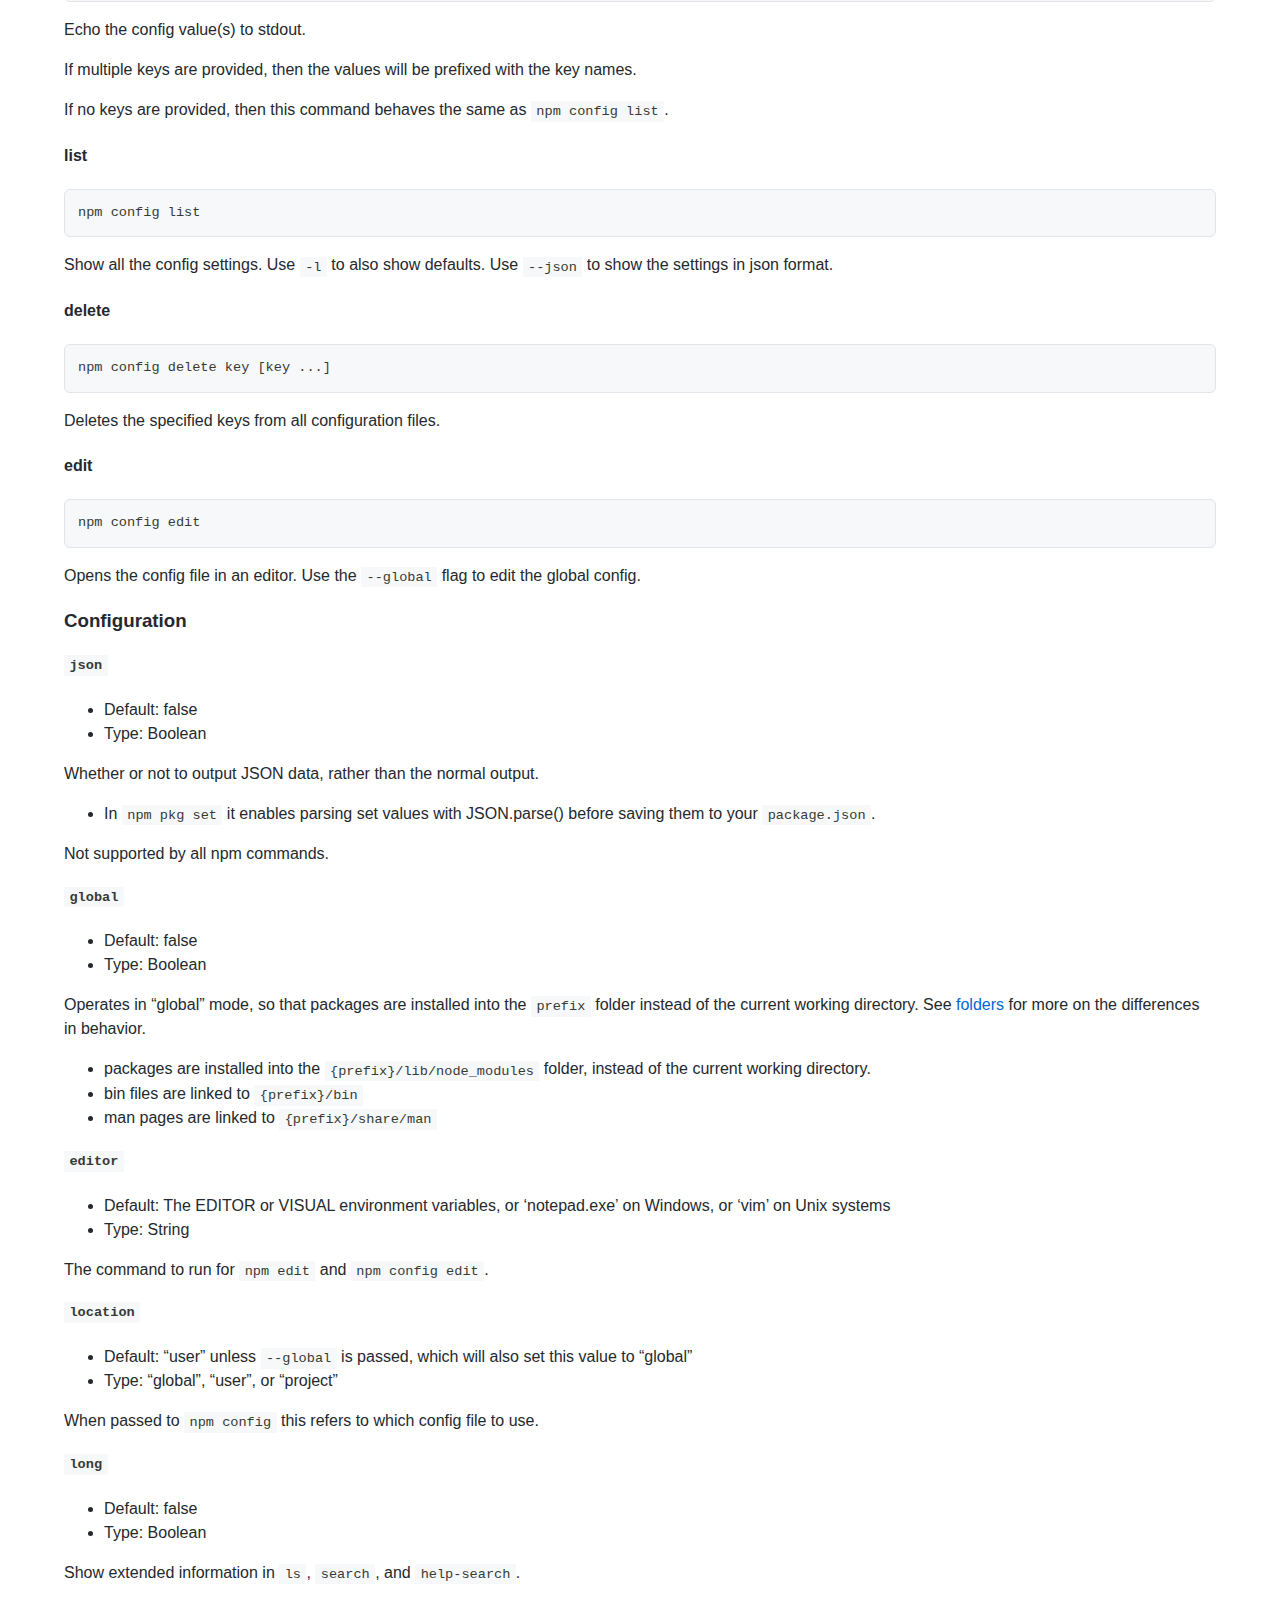
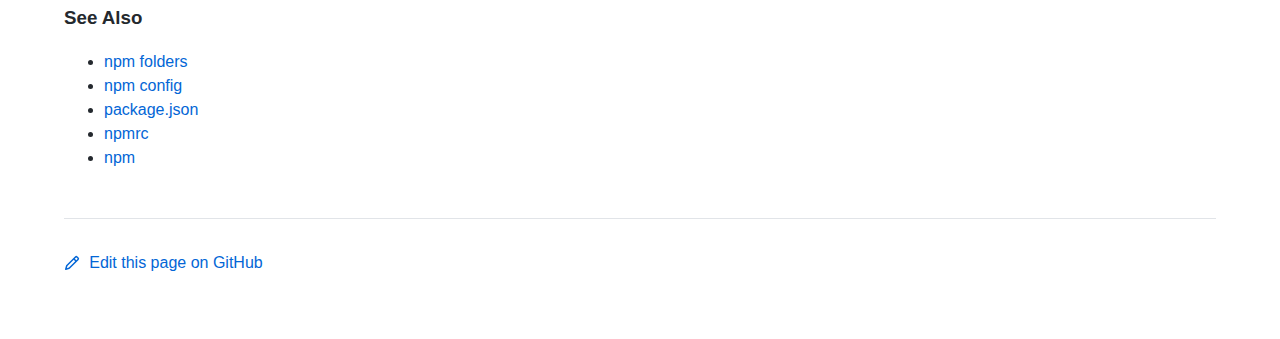
<file: node_modules/npm/docs/output/commands/npm-config.html>
<html><head>
<title>npm-config</title>
<style>
body {
    background-color: #ffffff;
    color: #24292e;

    margin: 0;

    line-height: 1.5;

    font-family: -apple-system, BlinkMacSystemFont, "Segoe UI", Helvetica, Arial, sans-serif, "Apple Color Emoji", "Segoe UI Emoji";
}
#rainbar {
    height: 10px;
    background-image: linear-gradient(139deg, #fb8817, #ff4b01, #c12127, #e02aff);
}

a {
    text-decoration: none;
    color: #0366d6;
}
a:hover {
    text-decoration: underline;
}

pre {
    margin: 1em 0px;
    padding: 1em;
    border: solid 1px #e1e4e8;
    border-radius: 6px;

    display: block;
    overflow: auto;

    white-space: pre;

    background-color: #f6f8fa;
    color: #393a34;
}
code {
    font-family: SFMono-Regular, Consolas, "Liberation Mono", Menlo, Courier, monospace;
    font-size: 85%;
    padding: 0.2em 0.4em;
    background-color: #f6f8fa;
    color: #393a34;
}
pre > code {
    padding: 0;
    background-color: inherit;
    color: inherit;
}
h1, h2, h3 {
    font-weight: 600;
}

#logobar {
    background-color: #333333;
    margin: 0 auto;
    padding: 1em 4em;
}
#logobar .logo {
    float: left;
}
#logobar .title {
    font-weight: 600;
    color: #dddddd;
    float: left;
    margin: 5px 0 0 1em;
}
#logobar:after {
    content: "";
    display: block;
    clear: both;
}

#content {
    margin: 0 auto;
    padding: 0 4em;
}

#table_of_contents > h2 {
    font-size: 1.17em;
}
#table_of_contents ul:first-child {
    border: solid 1px #e1e4e8;
    border-radius: 6px;
    padding: 1em;
    background-color: #f6f8fa;
    color: #393a34;
}
#table_of_contents ul {
    list-style-type: none;
    padding-left: 1.5em;
}
#table_of_contents li {
    font-size: 0.9em;
}
#table_of_contents li a {
    color: #000000;
}

header.title {
    border-bottom: solid 1px #e1e4e8;
}
header.title > h1 {
    margin-bottom: 0.25em;
}
header.title > .description {
    display: block;
    margin-bottom: 0.5em;
    line-height: 1;
}

footer#edit {
    border-top: solid 1px #e1e4e8;
    margin: 3em 0 4em 0;
    padding-top: 2em;
}
</style>
</head>
<body>
<div id="banner">
<div id="rainbar"></div>
<div id="logobar">
<svg class="logo" role="img" height="32" width="32" viewBox="0 0 700 700">
<polygon fill="#cb0000" points="0,700 700,700 700,0 0,0"></polygon>
<polygon fill="#ffffff" points="150,550 350,550 350,250 450,250 450,550 550,550 550,150 150,150"></polygon>
</svg>
<div class="title">
npm command-line interface
</div>
</div>
</div>

<section id="content">
<header class="title">
<h1 id="npm-config">npm-config</h1>
<span class="description">Manage the npm configuration files</span>
</header>

<section id="table_of_contents">
<h2 id="table-of-contents">Table of contents</h2>
<div id="_table_of_contents"><ul><li><a href="#synopsis">Synopsis</a></li><li><a href="#description">Description</a></li><li><a href="#sub-commands">Sub-commands</a></li><ul><li><a href="#set">set</a></li><li><a href="#get">get</a></li><li><a href="#list">list</a></li><li><a href="#delete">delete</a></li><li><a href="#edit2">edit</a></li></ul><li><a href="#configuration">Configuration</a></li><ul><li><a href="#json"><code>json</code></a></li><li><a href="#global"><code>global</code></a></li><li><a href="#editor"><code>editor</code></a></li><li><a href="#location"><code>location</code></a></li><li><a href="#long"><code>long</code></a></li></ul><li><a href="#see-also">See Also</a></li></ul></div>
</section>

<div id="_content"><h3 id="synopsis">Synopsis</h3>
<pre lang="bash"><code>npm config set &lt;key&gt;=&lt;value&gt; [&lt;key&gt;=&lt;value&gt; ...]
npm config get [&lt;key&gt; [&lt;key&gt; ...]]
npm config delete &lt;key&gt; [&lt;key&gt; ...]
npm config list [--json]
npm config edit
npm set &lt;key&gt;=&lt;value&gt; [&lt;key&gt;=&lt;value&gt; ...]
npm get [&lt;key&gt; [&lt;key&gt; ...]]

alias: c
</code></pre>
<p>Note: This command is unaware of workspaces.</p>
<h3 id="description">Description</h3>
<p>npm gets its config settings from the command line, environment
variables, <code>npmrc</code> files, and in some cases, the <code>package.json</code> file.</p>
<p>See <a href="../configuring-npm/npmrc.html">npmrc</a> for more information about the npmrc
files.</p>
<p>See <a href="../using-npm/config.html">config(7)</a> for a more thorough explanation of the
mechanisms involved, and a full list of config options available.</p>
<p>The <code>npm config</code> command can be used to update and edit the contents
of the user and global npmrc files.</p>
<h3 id="sub-commands">Sub-commands</h3>
<p>Config supports the following sub-commands:</p>
<h4 id="set">set</h4>
<pre lang="bash"><code>npm config set key=value [key=value...]
npm set key=value [key=value...]
</code></pre>
<p>Sets each of the config keys to the value provided.</p>
<p>If value is omitted, then it sets it to an empty string.</p>
<p>Note: for backwards compatibility, <code>npm config set key value</code> is supported
as an alias for <code>npm config set key=value</code>.</p>
<h4 id="get">get</h4>
<pre lang="bash"><code>npm config get [key ...]
npm get [key ...]
</code></pre>
<p>Echo the config value(s) to stdout.</p>
<p>If multiple keys are provided, then the values will be prefixed with the
key names.</p>
<p>If no keys are provided, then this command behaves the same as <code>npm config list</code>.</p>
<h4 id="list">list</h4>
<pre lang="bash"><code>npm config list
</code></pre>
<p>Show all the config settings. Use <code>-l</code> to also show defaults. Use <code>--json</code>
to show the settings in json format.</p>
<h4 id="delete">delete</h4>
<pre lang="bash"><code>npm config delete key [key ...]
</code></pre>
<p>Deletes the specified keys from all configuration files.</p>
<h4 id="edit2">edit</h4>
<pre lang="bash"><code>npm config edit
</code></pre>
<p>Opens the config file in an editor.  Use the <code>--global</code> flag to edit the
global config.</p>
<h3 id="configuration">Configuration</h3>
<!-- raw HTML omitted -->
<!-- raw HTML omitted -->
<!-- raw HTML omitted -->
<h4 id="json"><code>json</code></h4>
<ul>
<li>Default: false</li>
<li>Type: Boolean</li>
</ul>
<p>Whether or not to output JSON data, rather than the normal output.</p>
<ul>
<li>In <code>npm pkg set</code> it enables parsing set values with JSON.parse() before
saving them to your <code>package.json</code>.</li>
</ul>
<p>Not supported by all npm commands.</p>
<!-- raw HTML omitted -->
<!-- raw HTML omitted -->
<h4 id="global"><code>global</code></h4>
<ul>
<li>Default: false</li>
<li>Type: Boolean</li>
</ul>
<p>Operates in “global” mode, so that packages are installed into the <code>prefix</code>
folder instead of the current working directory. See
<a href="../configuring-npm/folders.html">folders</a> for more on the differences in behavior.</p>
<ul>
<li>packages are installed into the <code>{prefix}/lib/node_modules</code> folder, instead
of the current working directory.</li>
<li>bin files are linked to <code>{prefix}/bin</code></li>
<li>man pages are linked to <code>{prefix}/share/man</code></li>
</ul>
<!-- raw HTML omitted -->
<!-- raw HTML omitted -->
<h4 id="editor"><code>editor</code></h4>
<ul>
<li>Default: The EDITOR or VISUAL environment variables, or ‘notepad.exe’ on
Windows, or ‘vim’ on Unix systems</li>
<li>Type: String</li>
</ul>
<p>The command to run for <code>npm edit</code> and <code>npm config edit</code>.</p>
<!-- raw HTML omitted -->
<!-- raw HTML omitted -->
<h4 id="location"><code>location</code></h4>
<ul>
<li>Default: “user” unless <code>--global</code> is passed, which will also set this value
to “global”</li>
<li>Type: “global”, “user”, or “project”</li>
</ul>
<p>When passed to <code>npm config</code> this refers to which config file to use.</p>
<!-- raw HTML omitted -->
<!-- raw HTML omitted -->
<h4 id="long"><code>long</code></h4>
<ul>
<li>Default: false</li>
<li>Type: Boolean</li>
</ul>
<p>Show extended information in <code>ls</code>, <code>search</code>, and <code>help-search</code>.</p>
<!-- raw HTML omitted -->
<!-- raw HTML omitted -->
<!-- raw HTML omitted -->
<h3 id="see-also">See Also</h3>
<ul>
<li><a href="../configuring-npm/folders.html">npm folders</a></li>
<li><a href="../commands/npm-config.html">npm config</a></li>
<li><a href="../configuring-npm/package-json.html">package.json</a></li>
<li><a href="../configuring-npm/npmrc.html">npmrc</a></li>
<li><a href="../commands/npm.html">npm</a></li>
</ul>
</div>

<footer id="edit">
<a href="https://github.com/npm/cli/edit/latest/docs/content/commands/npm-config.md">
<svg role="img" viewBox="0 0 16 16" width="16" height="16" fill="currentcolor" style="vertical-align: text-bottom; margin-right: 0.3em;">
<path fill-rule="evenodd" d="M11.013 1.427a1.75 1.75 0 012.474 0l1.086 1.086a1.75 1.75 0 010 2.474l-8.61 8.61c-.21.21-.47.364-.756.445l-3.251.93a.75.75 0 01-.927-.928l.929-3.25a1.75 1.75 0 01.445-.758l8.61-8.61zm1.414 1.06a.25.25 0 00-.354 0L10.811 3.75l1.439 1.44 1.263-1.263a.25.25 0 000-.354l-1.086-1.086zM11.189 6.25L9.75 4.81l-6.286 6.287a.25.25 0 00-.064.108l-.558 1.953 1.953-.558a.249.249 0 00.108-.064l6.286-6.286z"></path>
</svg>
Edit this page on GitHub
</a>
</footer>
</section>



</body></html>
</file>
<file: node_modules/npm/node_modules/unique-filename/coverage/prettify.css>
.pln{color:#000}@media screen{.str{color:#080}.kwd{color:#008}.com{color:#800}.typ{color:#606}.lit{color:#066}.pun,.opn,.clo{color:#660}.tag{color:#008}.atn{color:#606}.atv{color:#080}.dec,.var{color:#606}.fun{color:red}}@media print,projection{.str{color:#060}.kwd{color:#006;font-weight:bold}.com{color:#600;font-style:italic}.typ{color:#404;font-weight:bold}.lit{color:#044}.pun,.opn,.clo{color:#440}.tag{color:#006;font-weight:bold}.atn{color:#404}.atv{color:#060}}pre.prettyprint{padding:2px;border:1px solid #888}ol.linenums{margin-top:0;margin-bottom:0}li.L0,li.L1,li.L2,li.L3,li.L5,li.L6,li.L7,li.L8{list-style-type:none}li.L1,li.L3,li.L5,li.L7,li.L9{background:#eee}
</file>
<file: node_modules/npm/node_modules/unique-filename/coverage/base.css>
body, html {
    margin:0; padding: 0;
}
body {
    font-family: Helvetica Neue, Helvetica,Arial;
    font-size: 10pt;
}
div.header, div.footer {
    background: #eee;
    padding: 1em;
}
div.header {
    z-index: 100;
    position: fixed;
    top: 0;
    border-bottom: 1px solid #666;
    width: 100%;
}
div.footer {
    border-top: 1px solid #666;
}
div.body {
    margin-top: 10em;
}
div.meta {
    font-size: 90%;
    text-align: center;
}
h1, h2, h3 {
    font-weight: normal;
}
h1 {
    font-size: 12pt;
}
h2 {
    font-size: 10pt;
}
pre {
    font-family: Consolas, Menlo, Monaco, monospace;
    margin: 0;
    padding: 0;
    line-height: 1.3;
    font-size: 14px;
    -moz-tab-size: 2;
    -o-tab-size:  2;
    tab-size: 2;
}

div.path { font-size: 110%; }
div.path a:link, div.path a:visited { color: #000; }
table.coverage { border-collapse: collapse; margin:0; padding: 0 }

table.coverage td {
    margin: 0;
    padding: 0;
    color: #111;
    vertical-align: top;
}
table.coverage td.line-count {
    width: 50px;
    text-align: right;
    padding-right: 5px;
}
table.coverage td.line-coverage {
    color: #777 !important;
    text-align: right;
    border-left: 1px solid #666;
    border-right: 1px solid #666;
}

table.coverage td.text {
}

table.coverage td span.cline-any {
    display: inline-block;
    padding: 0 5px;
    width: 40px;
}
table.coverage td span.cline-neutral {
    background: #eee;
}
table.coverage td span.cline-yes {
    background: #b5d592;
    color: #999;
}
table.coverage td span.cline-no {
    background: #fc8c84;
}

.cstat-yes { color: #111; }
.cstat-no { background: #fc8c84; color: #111; }
.fstat-no { background: #ffc520; color: #111 !important; }
.cbranch-no { background:  yellow !important; color: #111; }

.cstat-skip { background: #ddd; color: #111; }
.fstat-skip { background: #ddd; color: #111 !important; }
.cbranch-skip { background: #ddd !important; color: #111; }

.missing-if-branch {
    display: inline-block;
    margin-right: 10px;
    position: relative;
    padding: 0 4px;
    background: black;
    color: yellow;
}

.skip-if-branch {
    display: none;
    margin-right: 10px;
    position: relative;
    padding: 0 4px;
    background: #ccc;
    color: white;
}

.missing-if-branch .typ, .skip-if-branch .typ {
    color: inherit !important;
}

.entity, .metric { font-weight: bold; }
.metric { display: inline-block; border: 1px solid #333; padding: 0.3em; background: white; }
.metric small { font-size: 80%; font-weight: normal; color: #666; }

div.coverage-summary table { border-collapse: collapse; margin: 3em; font-size: 110%; }
div.coverage-summary td, div.coverage-summary table  th { margin: 0; padding: 0.25em 1em; border-top: 1px solid #666; border-bottom: 1px solid #666; }
div.coverage-summary th { text-align: left; border: 1px solid #666; background: #eee; font-weight: normal; }
div.coverage-summary th.file { border-right: none !important; }
div.coverage-summary th.pic { border-left: none !important; text-align: right; }
div.coverage-summary th.pct { border-right: none !important; }
div.coverage-summary th.abs { border-left: none !important; text-align: right; }
div.coverage-summary td.pct { text-align: right; border-left: 1px solid #666; }
div.coverage-summary td.abs { text-align: right; font-size: 90%; color: #444; border-right: 1px solid #666; }
div.coverage-summary td.file { border-left: 1px solid #666; white-space: nowrap;  }
div.coverage-summary td.pic { min-width: 120px !important;  }
div.coverage-summary a:link { text-decoration: none; color: #000; }
div.coverage-summary a:visited { text-decoration: none; color: #777; }
div.coverage-summary a:hover { text-decoration: underline; }
div.coverage-summary tfoot td { border-top: 1px solid #666; }

div.coverage-summary .sorter {
    height: 10px;
    width: 7px;
    display: inline-block;
    margin-left: 0.5em;
    background: url(sort-arrow-sprite.png) no-repeat scroll 0 0 transparent;
}
div.coverage-summary .sorted .sorter {
    background-position: 0 -20px;
}
div.coverage-summary .sorted-desc .sorter {
    background-position: 0 -10px;
}

.high { background: #b5d592 !important; }
.medium { background: #ffe87c !important; }
.low { background: #fc8c84 !important; }

span.cover-fill, span.cover-empty {
    display:inline-block;
    border:1px solid #444;
    background: white;
    height: 12px;
}
span.cover-fill {
    background: #ccc;
    border-right: 1px solid #444;
}
span.cover-empty {
    background: white;
    border-left: none;
}
span.cover-full {
    border-right: none !important;
}
pre.prettyprint {
    border: none !important;
    padding: 0 !important;
    margin: 0 !important;
}
.com { color: #999 !important; }
.ignore-none { color: #999; font-weight: normal; }
</file>
<file: app/css/app.min.css>
@import url(https://fonts.googleapis.com/css2?family=Montserrat:wght@400;700&display=swap);@media screen and (min-width:1921px){.container{max-width:1400px;margin-left:auto;margin-right:auto}}@media screen and (max-width:1920px){.container{max-width:1400px;margin-left:auto;margin-right:auto}}@media screen and (max-width:1600px){.container{max-width:1200px;margin-left:auto;margin-right:auto}}@media screen and (max-width:1440px){.container{max-width:1100px;margin-left:auto;margin-right:auto}}@media screen and (max-width:1200px){.container{max-width:1000px;margin-left:auto;margin-right:auto}}@media screen and (max-width:1024px){.container{max-width:900px;margin-left:auto;margin-right:auto}}@media screen and (max-width:992px){.container{max-width:100%;margin-left:40px;margin-right:40px}}@media screen and (max-width:768px){.container{max-width:100%;margin-left:30px;margin-right:30px}}@media screen and (max-width:576px){.container{max-width:100%;margin-left:20px;margin-right:20px}}@media screen and (max-width:360px){.container{max-width:100%;margin-left:20px;margin-right:20px}}.dBtn{display:-webkit-box;display:-ms-flexbox;display:flex;-webkit-box-orient:horizontal;-webkit-box-direction:normal;-ms-flex-direction:row;flex-direction:row;-webkit-box-align:center;-ms-flex-align:center;align-items:center;-webkit-box-pack:center;-ms-flex-pack:center;justify-content:center;cursor:pointer;-webkit-transition:all .5s;-o-transition:all .5s;transition:all .5s}.dBtn.dBtn-fit{width:-webkit-fit-content;width:-moz-fit-content;width:fit-content}.dBtn.dBtn-flat{background:0 0;color:#2b2f32}.dBtn.dBtn-flat.dBtn-gray{background:0 0;color:#2b2f32}@media (any-hover:hover){.dBtn.dBtn-flat.dBtn-gray:hover{color:#999}}.dBtn.dBtn-flat.dBtn-blue{background:0 0;color:#2b2f32}@media (any-hover:hover){.dBtn.dBtn-flat.dBtn-blue:hover{color:#2db2c0}}.dBtn.dBtn-bgr{-webkit-box-shadow:4px 4px 13px 0 rgba(34,60,80,.2);box-shadow:4px 4px 13px 0 rgba(34,60,80,.2);padding:6px 15px}.dBtn.dBtn-bgr.dBtn-gray{background:#e7e7e7;color:#2b2f32}@media (any-hover:hover){.dBtn.dBtn-bgr.dBtn-gray:hover{background:#2db2c0;color:#fff}}.dBtn.dBtn-bgr.dBtn-blue{background:#2db2c0;color:#fff}@media (any-hover:hover){.dBtn.dBtn-bgr.dBtn-blue:hover{background:#48cad6;color:#fff}}h1{font-size:40px;line-height:100%;font-weight:700}.app-container{width:100%;position:relative;display:-webkit-box;display:-ms-flexbox;display:flex;-webkit-box-orient:vertical;-webkit-box-direction:normal;-ms-flex-direction:column;flex-direction:column;-webkit-box-align:center;-ms-flex-align:center;align-items:center}.app-container .filter-container{display:-webkit-box;display:-ms-flexbox;display:flex;-webkit-box-orient:vertical;-webkit-box-direction:normal;-ms-flex-direction:column;flex-direction:column;-webkit-box-align:center;-ms-flex-align:center;align-items:center;position:relative;background:var(--filter-conteiner-bg-img);background-size:cover;background-repeat:no-repeat;background-attachment:fixed;background-position:top;position:relative;width:100%;height:calc(100vh - 70px);padding-bottom:200px}.app-container .filter-container .filter-container-block{width:1200px;display:-webkit-box;display:-ms-flexbox;display:flex;-webkit-box-orient:vertical;-webkit-box-direction:normal;-ms-flex-direction:column;flex-direction:column;-webkit-box-align:center;-ms-flex-align:center;align-items:center;padding-top:80px;padding-bottom:80px;position:relative}.app-container .filter-container .filter-container-block .filter-block{width:inherit;padding:30px 15px 15px;display:-webkit-box;display:-ms-flexbox;display:flex;-webkit-box-orient:vertical;-webkit-box-direction:normal;-ms-flex-direction:column;flex-direction:column;-webkit-box-align:center;-ms-flex-align:center;align-items:center;border:1px solid #fff;border-radius:10px;-webkit-backdrop-filter:blur(5px);backdrop-filter:blur(5px);background-color:rgba(255,255,255,.3490196078)}.app-container .filter-container .filter-container-block .filter-block .filter-block__wrapper{z-index:2}.app-container .filter-container .filter-container-block .filter-block .additional-filter__wrapper{z-index:1}.app-container .filter-container .filter-container-block .filter-block .additional-filter__wrapper .filter-input__switcher{margin-top:34px!important}.app-container .filter-container .filter-container-block .filter-block .filter-item__result{position:relative;display:-webkit-box;display:-ms-flexbox;display:flex;-webkit-box-orient:horizontal;-webkit-box-direction:normal;-ms-flex-direction:row;flex-direction:row;-webkit-box-align:start;-ms-flex-align:start;align-items:flex-start;-webkit-box-pack:start;-ms-flex-pack:start;justify-content:flex-start;margin-top:5px;-ms-flex-wrap:wrap;flex-wrap:wrap}.app-container .filter-container .filter-container-block .filter-block .filter-item__result .result-item{position:relative;display:-webkit-box;display:-ms-flexbox;display:flex;-webkit-box-orient:horizontal;-webkit-box-direction:normal;-ms-flex-direction:row;flex-direction:row;-webkit-box-align:center;-ms-flex-align:center;align-items:center;-webkit-box-pack:start;-ms-flex-pack:start;justify-content:flex-start;border:1px solid #fff;border-radius:50px;margin-right:5px;margin-bottom:5px}.app-container .filter-container .filter-container-block .filter-block .filter-item__result .result-item .result-item__text{color:#fff;padding:5px;font-size:12px}.app-container .filter-container .filter-container-block .filter-block .filter-item__result .result-item .result-item__remove{display:-webkit-box;display:-ms-flexbox;display:flex;-webkit-box-orient:horizontal;-webkit-box-direction:normal;-ms-flex-direction:row;flex-direction:row;-webkit-box-align:center;-ms-flex-align:center;align-items:center;-webkit-box-pack:center;-ms-flex-pack:center;justify-content:center;margin:0 5px;cursor:pointer}.app-container .filter-container .filter-container-block .filter-block .filter-item__result .result-item .result-item__remove svg{fill:#fff;-webkit-transition:all .5s;-o-transition:all .5s;transition:all .5s}.app-container .filter-container .filter-container-block .filter-block .filter-item__result .result-item .result-item__remove:hover svg{fill:red}.app-container .filter-container .filter-container-block .filter-block .additional-filter__wrapper{display:none}.app-container .filter-container .filter-container-block .filter-block .additional-filter__wrapper,.app-container .filter-container .filter-container-block .filter-block .filter-block__wrapper{display:-webkit-box;display:-ms-flexbox;display:flex;-webkit-box-orient:horizontal;-webkit-box-direction:normal;-ms-flex-direction:row;flex-direction:row;-webkit-box-pack:start;-ms-flex-pack:start;justify-content:flex-start;-webkit-box-align:start;-ms-flex-align:start;align-items:flex-start;-ms-flex-wrap:wrap;flex-wrap:wrap;width:100%;position:relative}.app-container .filter-container .filter-container-block .filter-block .additional-filter__wrapper .filter-item,.app-container .filter-container .filter-container-block .filter-block .additional-filter__wrapper .sort-select,.app-container .filter-container .filter-container-block .filter-block .filter-block__wrapper .filter-item,.app-container .filter-container .filter-container-block .filter-block .filter-block__wrapper .sort-select{margin:10px 5px;display:-webkit-box;display:-ms-flexbox;display:flex;-webkit-box-orient:vertical;-webkit-box-direction:normal;-ms-flex-direction:column;flex-direction:column}.app-container .filter-container .filter-container-block .filter-block .additional-filter__wrapper .filter-item .input-title,.app-container .filter-container .filter-container-block .filter-block .additional-filter__wrapper .sort-select .input-title,.app-container .filter-container .filter-container-block .filter-block .filter-block__wrapper .filter-item .input-title,.app-container .filter-container .filter-container-block .filter-block .filter-block__wrapper .sort-select .input-title{margin-bottom:5px;color:rgba(248,249,250,.8196078431);font:12px/14px "Helvetica Neue",Helvetica,Arial,sans-serif}.app-container .filter-container .filter-container-block .filter-block .additional-filter__wrapper .filter-item.filter-input__radio .input-radio,.app-container .filter-container .filter-container-block .filter-block .additional-filter__wrapper .sort-select.filter-input__radio .input-radio,.app-container .filter-container .filter-container-block .filter-block .filter-block__wrapper .filter-item.filter-input__radio .input-radio,.app-container .filter-container .filter-container-block .filter-block .filter-block__wrapper .sort-select.filter-input__radio .input-radio{position:absolute;z-index:-1;opacity:0}.app-container .filter-container .filter-container-block .filter-block .additional-filter__wrapper .filter-item.filter-input__radio .input-radio+label,.app-container .filter-container .filter-container-block .filter-block .additional-filter__wrapper .sort-select.filter-input__radio .input-radio+label,.app-container .filter-container .filter-container-block .filter-block .filter-block__wrapper .filter-item.filter-input__radio .input-radio+label,.app-container .filter-container .filter-container-block .filter-block .filter-block__wrapper .sort-select.filter-input__radio .input-radio+label{cursor:pointer;display:-webkit-inline-box;display:-ms-inline-flexbox;display:inline-flex;-webkit-box-align:center;-ms-flex-align:center;align-items:center;-webkit-user-select:none;-moz-user-select:none;-ms-user-select:none;user-select:none;line-height:21px;vertical-align:top;margin-left:4px;color:#fff}.app-container .filter-container .filter-container-block .filter-block .additional-filter__wrapper .filter-item.filter-input__radio .input-radio+label::before,.app-container .filter-container .filter-container-block .filter-block .additional-filter__wrapper .sort-select.filter-input__radio .input-radio+label::before,.app-container .filter-container .filter-container-block .filter-block .filter-block__wrapper .filter-item.filter-input__radio .input-radio+label::before,.app-container .filter-container .filter-container-block .filter-block .filter-block__wrapper .sort-select.filter-input__radio .input-radio+label::before{content:"";display:inline-block;width:1em;height:1em;-ms-flex-negative:0;flex-shrink:0;-webkit-box-flex:0;-ms-flex-positive:0;flex-grow:0;border:1px solid #fff;background:0 0;border-radius:50%;margin-right:.5em;background-repeat:no-repeat;background-position:center center;background-size:50% 50%}.app-container .filter-container .filter-container-block .filter-block .additional-filter__wrapper .filter-item.filter-input__radio .input-radio:checked+label::before,.app-container .filter-container .filter-container-block .filter-block .additional-filter__wrapper .sort-select.filter-input__radio .input-radio:checked+label::before,.app-container .filter-container .filter-container-block .filter-block .filter-block__wrapper .filter-item.filter-input__radio .input-radio:checked+label::before,.app-container .filter-container .filter-container-block .filter-block .filter-block__wrapper .sort-select.filter-input__radio .input-radio:checked+label::before{-webkit-box-shadow:0 0 0 .1rem var(--main-bg-color);box-shadow:0 0 0 .1rem var(--main-bg-color);background-color:var(--main-bg-color)}.app-container .filter-container .filter-container-block .filter-block .additional-filter__wrapper .filter-item.filter-input__radio .input-radio:not(:disabled):not(:checked)+label:hover::before,.app-container .filter-container .filter-container-block .filter-block .additional-filter__wrapper .sort-select.filter-input__radio .input-radio:not(:disabled):not(:checked)+label:hover::before,.app-container .filter-container .filter-container-block .filter-block .filter-block__wrapper .filter-item.filter-input__radio .input-radio:not(:disabled):not(:checked)+label:hover::before,.app-container .filter-container .filter-container-block .filter-block .filter-block__wrapper .sort-select.filter-input__radio .input-radio:not(:disabled):not(:checked)+label:hover::before{border-color:#fff}.app-container .filter-container .filter-container-block .filter-block .additional-filter__wrapper .filter-item.filter-input__radio .input-radio:not(:disabled):active+label::before,.app-container .filter-container .filter-container-block .filter-block .additional-filter__wrapper .sort-select.filter-input__radio .input-radio:not(:disabled):active+label::before,.app-container .filter-container .filter-container-block .filter-block .filter-block__wrapper .filter-item.filter-input__radio .input-radio:not(:disabled):active+label::before,.app-container .filter-container .filter-container-block .filter-block .filter-block__wrapper .sort-select.filter-input__radio .input-radio:not(:disabled):active+label::before{background-color:var(--main-bg-color)}.app-container .filter-container .filter-container-block .filter-block .additional-filter__wrapper .filter-item.filter-input__radio .input-radio:focus+label::before,.app-container .filter-container .filter-container-block .filter-block .additional-filter__wrapper .sort-select.filter-input__radio .input-radio:focus+label::before,.app-container .filter-container .filter-container-block .filter-block .filter-block__wrapper .filter-item.filter-input__radio .input-radio:focus+label::before,.app-container .filter-container .filter-container-block .filter-block .filter-block__wrapper .sort-select.filter-input__radio .input-radio:focus+label::before{-webkit-box-shadow:0 0 0 .1rem var(--main-bg-color);box-shadow:0 0 0 .1rem var(--main-bg-color)}.app-container .filter-container .filter-container-block .filter-block .additional-filter__wrapper .filter-item.filter-input__radio .input-radio:focus:not(:checked)+label::before,.app-container .filter-container .filter-container-block .filter-block .additional-filter__wrapper .sort-select.filter-input__radio .input-radio:focus:not(:checked)+label::before,.app-container .filter-container .filter-container-block .filter-block .filter-block__wrapper .filter-item.filter-input__radio .input-radio:focus:not(:checked)+label::before,.app-container .filter-container .filter-container-block .filter-block .filter-block__wrapper .sort-select.filter-input__radio .input-radio:focus:not(:checked)+label::before{-webkit-box-shadow:0 0 0 .1rem var(--main-bg-color);box-shadow:0 0 0 .1rem var(--main-bg-color)}.app-container .filter-container .filter-container-block .filter-block .additional-filter__wrapper .filter-item.filter-input__radio .input-radio:disabled+label::before,.app-container .filter-container .filter-container-block .filter-block .additional-filter__wrapper .sort-select.filter-input__radio .input-radio:disabled+label::before,.app-container .filter-container .filter-container-block .filter-block .filter-block__wrapper .filter-item.filter-input__radio .input-radio:disabled+label::before,.app-container .filter-container .filter-container-block .filter-block .filter-block__wrapper .sort-select.filter-input__radio .input-radio:disabled+label::before{background-color:gray}.app-container .filter-container .filter-container-block .filter-block .additional-filter__wrapper .filter-item.filter-input__switcher .input-radio__item,.app-container .filter-container .filter-container-block .filter-block .additional-filter__wrapper .sort-select.filter-input__switcher .input-radio__item,.app-container .filter-container .filter-container-block .filter-block .filter-block__wrapper .filter-item.filter-input__switcher .input-radio__item,.app-container .filter-container .filter-container-block .filter-block .filter-block__wrapper .sort-select.filter-input__switcher .input-radio__item{position:relative}.app-container .filter-container .filter-container-block .filter-block .additional-filter__wrapper .filter-item.filter-input__switcher .input-radio,.app-container .filter-container .filter-container-block .filter-block .additional-filter__wrapper .sort-select.filter-input__switcher .input-radio,.app-container .filter-container .filter-container-block .filter-block .filter-block__wrapper .filter-item.filter-input__switcher .input-radio,.app-container .filter-container .filter-container-block .filter-block .filter-block__wrapper .sort-select.filter-input__switcher .input-radio{position:absolute;z-index:-1;opacity:0}.app-container .filter-container .filter-container-block .filter-block .additional-filter__wrapper .filter-item.filter-input__switcher .input-radio+label,.app-container .filter-container .filter-container-block .filter-block .additional-filter__wrapper .sort-select.filter-input__switcher .input-radio+label,.app-container .filter-container .filter-container-block .filter-block .filter-block__wrapper .filter-item.filter-input__switcher .input-radio+label,.app-container .filter-container .filter-container-block .filter-block .filter-block__wrapper .sort-select.filter-input__switcher .input-radio+label{cursor:pointer;display:-webkit-inline-box;display:-ms-inline-flexbox;display:inline-flex;-webkit-box-align:center;-ms-flex-align:center;align-items:center;-webkit-box-pack:start;-ms-flex-pack:start;justify-content:flex-start;-webkit-user-select:none;-moz-user-select:none;-ms-user-select:none;user-select:none;line-height:21px;vertical-align:top;margin-left:40px;color:#fff}.app-container .filter-container .filter-container-block .filter-block .additional-filter__wrapper .filter-item.filter-input__switcher .input-radio+label::before,.app-container .filter-container .filter-container-block .filter-block .additional-filter__wrapper .sort-select.filter-input__switcher .input-radio+label::before,.app-container .filter-container .filter-container-block .filter-block .filter-block__wrapper .filter-item.filter-input__switcher .input-radio+label::before,.app-container .filter-container .filter-container-block .filter-block .filter-block__wrapper .sort-select.filter-input__switcher .input-radio+label::before{content:"";position:absolute;top:50%;margin-top:-7.5px;-webkit-box-sizing:border-box;box-sizing:border-box;width:30px;height:15px;left:0;background:#fff;border:1px solid #e4e3e1;border-radius:15px;-webkit-transition:all .2s ease-out;-o-transition:all .2s ease-out;transition:all .2s ease-out}.app-container .filter-container .filter-container-block .filter-block .additional-filter__wrapper .filter-item.filter-input__switcher .input-radio+label::after,.app-container .filter-container .filter-container-block .filter-block .additional-filter__wrapper .sort-select.filter-input__switcher .input-radio+label::after,.app-container .filter-container .filter-container-block .filter-block .filter-block__wrapper .filter-item.filter-input__switcher .input-radio+label::after,.app-container .filter-container .filter-container-block .filter-block .filter-block__wrapper .sort-select.filter-input__switcher .input-radio+label::after{content:"";position:absolute;top:50%;margin-top:-7.5px;-webkit-box-sizing:border-box;box-sizing:border-box;width:15px;height:15px;left:0;background:#bdbdbd;border-radius:50%;-webkit-transition:all .2s ease-out;-o-transition:all .2s ease-out;transition:all .2s ease-out}.app-container .filter-container .filter-container-block .filter-block .additional-filter__wrapper .filter-item.filter-input__switcher .input-radio:checked+label::after,.app-container .filter-container .filter-container-block .filter-block .additional-filter__wrapper .sort-select.filter-input__switcher .input-radio:checked+label::after,.app-container .filter-container .filter-container-block .filter-block .filter-block__wrapper .filter-item.filter-input__switcher .input-radio:checked+label::after,.app-container .filter-container .filter-container-block .filter-block .filter-block__wrapper .sort-select.filter-input__switcher .input-radio:checked+label::after{left:15px;background:var(--main-bg-color)}.app-container .filter-container .filter-container-block .filter-block .additional-filter__wrapper .filter-item.filter-input__select,.app-container .filter-container .filter-container-block .filter-block .additional-filter__wrapper .sort-select.filter-input__select,.app-container .filter-container .filter-container-block .filter-block .filter-block__wrapper .filter-item.filter-input__select,.app-container .filter-container .filter-container-block .filter-block .filter-block__wrapper .sort-select.filter-input__select{position:relative}.app-container .filter-container .filter-container-block .filter-block .additional-filter__wrapper .filter-item.filter-input__select.select-multi,.app-container .filter-container .filter-container-block .filter-block .additional-filter__wrapper .sort-select.filter-input__select.select-multi,.app-container .filter-container .filter-container-block .filter-block .filter-block__wrapper .filter-item.filter-input__select.select-multi,.app-container .filter-container .filter-container-block .filter-block .filter-block__wrapper .sort-select.filter-input__select.select-multi{width:180px}.app-container .filter-container .filter-container-block .filter-block .additional-filter__wrapper .filter-item.filter-input__select.select-multi .select-items,.app-container .filter-container .filter-container-block .filter-block .additional-filter__wrapper .sort-select.filter-input__select.select-multi .select-items,.app-container .filter-container .filter-container-block .filter-block .filter-block__wrapper .filter-item.filter-input__select.select-multi .select-items,.app-container .filter-container .filter-container-block .filter-block .filter-block__wrapper .sort-select.filter-input__select.select-multi .select-items{width:-webkit-fit-content!important;width:-moz-fit-content!important;width:fit-content!important;min-width:calc(100% - 2px);top:54px!important;z-index:5;border-bottom-left-radius:5px;border-bottom-right-radius:5px}.app-container .filter-container .filter-container-block .filter-block .additional-filter__wrapper .filter-item.filter-input__select.select-multi .select-items .select-item,.app-container .filter-container .filter-container-block .filter-block .additional-filter__wrapper .sort-select.filter-input__select.select-multi .select-items .select-item,.app-container .filter-container .filter-container-block .filter-block .filter-block__wrapper .filter-item.filter-input__select.select-multi .select-items .select-item,.app-container .filter-container .filter-container-block .filter-block .filter-block__wrapper .sort-select.filter-input__select.select-multi .select-items .select-item{position:relative}.app-container .filter-container .filter-container-block .filter-block .additional-filter__wrapper .filter-item.filter-input__select.select-multi .select-items .select-item .input-radio,.app-container .filter-container .filter-container-block .filter-block .additional-filter__wrapper .sort-select.filter-input__select.select-multi .select-items .select-item .input-radio,.app-container .filter-container .filter-container-block .filter-block .filter-block__wrapper .filter-item.filter-input__select.select-multi .select-items .select-item .input-radio,.app-container .filter-container .filter-container-block .filter-block .filter-block__wrapper .sort-select.filter-input__select.select-multi .select-items .select-item .input-radio{position:absolute;z-index:-1;opacity:0}.app-container .filter-container .filter-container-block .filter-block .additional-filter__wrapper .filter-item.filter-input__select.select-multi .select-items .select-item label,.app-container .filter-container .filter-container-block .filter-block .additional-filter__wrapper .sort-select.filter-input__select.select-multi .select-items .select-item label,.app-container .filter-container .filter-container-block .filter-block .filter-block__wrapper .filter-item.filter-input__select.select-multi .select-items .select-item label,.app-container .filter-container .filter-container-block .filter-block .filter-block__wrapper .sort-select.filter-input__select.select-multi .select-items .select-item label{white-space:nowrap}.app-container .filter-container .filter-container-block .filter-block .additional-filter__wrapper .filter-item.filter-input__select.select-multi .select-items .select-item .input-radio+label,.app-container .filter-container .filter-container-block .filter-block .additional-filter__wrapper .sort-select.filter-input__select.select-multi .select-items .select-item .input-radio+label,.app-container .filter-container .filter-container-block .filter-block .filter-block__wrapper .filter-item.filter-input__select.select-multi .select-items .select-item .input-radio+label,.app-container .filter-container .filter-container-block .filter-block .filter-block__wrapper .sort-select.filter-input__select.select-multi .select-items .select-item .input-radio+label{cursor:pointer;display:-webkit-inline-box;display:-ms-inline-flexbox;display:inline-flex;-webkit-box-align:center;-ms-flex-align:center;align-items:center;-webkit-box-pack:start;-ms-flex-pack:start;justify-content:flex-start;-webkit-user-select:none;-moz-user-select:none;-ms-user-select:none;user-select:none;line-height:21px;vertical-align:top;margin-left:40px;color:#999}.app-container .filter-container .filter-container-block .filter-block .additional-filter__wrapper .filter-item.filter-input__select.select-multi .select-items .select-item .input-radio+label::before,.app-container .filter-container .filter-container-block .filter-block .additional-filter__wrapper .sort-select.filter-input__select.select-multi .select-items .select-item .input-radio+label::before,.app-container .filter-container .filter-container-block .filter-block .filter-block__wrapper .filter-item.filter-input__select.select-multi .select-items .select-item .input-radio+label::before,.app-container .filter-container .filter-container-block .filter-block .filter-block__wrapper .sort-select.filter-input__select.select-multi .select-items .select-item .input-radio+label::before{content:"";position:absolute;top:50%;margin-top:-7.5px;-webkit-box-sizing:border-box;box-sizing:border-box;width:30px;height:15px;left:5px;background:#fff;border:1px solid #e4e3e1;border-radius:15px;-webkit-transition:all .2s ease-out;-o-transition:all .2s ease-out;transition:all .2s ease-out}.app-container .filter-container .filter-container-block .filter-block .additional-filter__wrapper .filter-item.filter-input__select.select-multi .select-items .select-item .input-radio+label::after,.app-container .filter-container .filter-container-block .filter-block .additional-filter__wrapper .sort-select.filter-input__select.select-multi .select-items .select-item .input-radio+label::after,.app-container .filter-container .filter-container-block .filter-block .filter-block__wrapper .filter-item.filter-input__select.select-multi .select-items .select-item .input-radio+label::after,.app-container .filter-container .filter-container-block .filter-block .filter-block__wrapper .sort-select.filter-input__select.select-multi .select-items .select-item .input-radio+label::after{content:"";position:absolute;top:50%;margin-top:-7.5px;-webkit-box-sizing:border-box;box-sizing:border-box;width:15px;height:15px;left:5px;background:#bdbdbd;border-radius:50%;-webkit-transition:all .2s ease-out;-o-transition:all .2s ease-out;transition:all .2s ease-out}.app-container .filter-container .filter-container-block .filter-block .additional-filter__wrapper .filter-item.filter-input__select.select-multi .select-items .select-item .input-radio:checked+label::after,.app-container .filter-container .filter-container-block .filter-block .additional-filter__wrapper .sort-select.filter-input__select.select-multi .select-items .select-item .input-radio:checked+label::after,.app-container .filter-container .filter-container-block .filter-block .filter-block__wrapper .filter-item.filter-input__select.select-multi .select-items .select-item .input-radio:checked+label::after,.app-container .filter-container .filter-container-block .filter-block .filter-block__wrapper .sort-select.filter-input__select.select-multi .select-items .select-item .input-radio:checked+label::after{left:20px;background:var(--main-bg-color)}.app-container .filter-container .filter-container-block .filter-block .additional-filter__wrapper .filter-item.filter-input__select.select-multi .select-items .select-item:hover,.app-container .filter-container .filter-container-block .filter-block .additional-filter__wrapper .sort-select.filter-input__select.select-multi .select-items .select-item:hover,.app-container .filter-container .filter-container-block .filter-block .filter-block__wrapper .filter-item.filter-input__select.select-multi .select-items .select-item:hover,.app-container .filter-container .filter-container-block .filter-block .filter-block__wrapper .sort-select.filter-input__select.select-multi .select-items .select-item:hover{background:0 0!important}.app-container .filter-container .filter-container-block .filter-block .additional-filter__wrapper .filter-item.filter-input__select input[type=text],.app-container .filter-container .filter-container-block .filter-block .additional-filter__wrapper .sort-select.filter-input__select input[type=text],.app-container .filter-container .filter-container-block .filter-block .filter-block__wrapper .filter-item.filter-input__select input[type=text],.app-container .filter-container .filter-container-block .filter-block .filter-block__wrapper .sort-select.filter-input__select input[type=text]{position:relative;cursor:pointer;display:inline-block;vertical-align:middle;font-size:13px;-webkit-user-select:none;-moz-user-select:none;-ms-user-select:none;user-select:none;height:34px;line-height:34px;overflow:hidden;padding:0 0 0 8px;border:1px solid #aaa;border-radius:5px;background-color:#fff;background:-webkit-gradient(linear,left top,left bottom,color-stop(20%,#fff),color-stop(50%,#f6f6f6),color-stop(52%,#eee),to(#f4f4f4));background:-o-linear-gradient(#fff 20%,#f6f6f6 50%,#eee 52%,#f4f4f4 100%);background:linear-gradient(#fff 20%,#f6f6f6 50%,#eee 52%,#f4f4f4 100%);background-clip:padding-box;-webkit-box-shadow:0 0 3px #fff inset,0 1px 1px rgba(0,0,0,.1);box-shadow:0 0 3px #fff inset,0 1px 1px rgba(0,0,0,.1);color:#999;text-decoration:none;white-space:nowrap;outline:0}.app-container .filter-container .filter-container-block .filter-block .additional-filter__wrapper .filter-item.filter-input__select input[type=text]:focus,.app-container .filter-container .filter-container-block .filter-block .additional-filter__wrapper .filter-item.filter-input__select input[type=text]:hover,.app-container .filter-container .filter-container-block .filter-block .additional-filter__wrapper .sort-select.filter-input__select input[type=text]:focus,.app-container .filter-container .filter-container-block .filter-block .additional-filter__wrapper .sort-select.filter-input__select input[type=text]:hover,.app-container .filter-container .filter-container-block .filter-block .filter-block__wrapper .filter-item.filter-input__select input[type=text]:focus,.app-container .filter-container .filter-container-block .filter-block .filter-block__wrapper .filter-item.filter-input__select input[type=text]:hover,.app-container .filter-container .filter-container-block .filter-block .filter-block__wrapper .sort-select.filter-input__select input[type=text]:focus,.app-container .filter-container .filter-container-block .filter-block .filter-block__wrapper .sort-select.filter-input__select input[type=text]:hover{border:1px solid #aaa;background-image:-webkit-gradient(linear,left top,left bottom,color-stop(20%,#eee),color-stop(80%,#fff));background-image:-o-linear-gradient(#eee 20%,#fff 80%);background-image:linear-gradient(#eee 20%,#fff 80%);-webkit-box-shadow:0 1px 0 var(--main-bg-color) inset;box-shadow:0 1px 0 var(--main-bg-color) inset}.app-container .filter-container .filter-container-block .filter-block .additional-filter__wrapper .filter-item.filter-input__select .select-arrow,.app-container .filter-container .filter-container-block .filter-block .additional-filter__wrapper .sort-select.filter-input__select .select-arrow,.app-container .filter-container .filter-container-block .filter-block .filter-block__wrapper .filter-item.filter-input__select .select-arrow,.app-container .filter-container .filter-container-block .filter-block .filter-block__wrapper .sort-select.filter-input__select .select-arrow{cursor:pointer;width:0;height:0;border-left:6px solid transparent;border-right:6px solid transparent;border-top:8px solid gray;position:absolute;right:10px;top:34px;-webkit-transition:all .5s;-o-transition:all .5s;transition:all .5s}.app-container .filter-container .filter-container-block .filter-block .additional-filter__wrapper .filter-item.filter-input__select .select-items,.app-container .filter-container .filter-container-block .filter-block .additional-filter__wrapper .sort-select.filter-input__select .select-items,.app-container .filter-container .filter-container-block .filter-block .filter-block__wrapper .filter-item.filter-input__select .select-items,.app-container .filter-container .filter-container-block .filter-block .filter-block__wrapper .sort-select.filter-input__select .select-items{display:none}.app-container .filter-container .filter-container-block .filter-block .additional-filter__wrapper .filter-item.filter-input__select.opened input[type=text],.app-container .filter-container .filter-container-block .filter-block .additional-filter__wrapper .sort-select.filter-input__select.opened input[type=text],.app-container .filter-container .filter-container-block .filter-block .filter-block__wrapper .filter-item.filter-input__select.opened input[type=text],.app-container .filter-container .filter-container-block .filter-block .filter-block__wrapper .sort-select.filter-input__select.opened input[type=text]{border-bottom-right-radius:0;outline:0;border-bottom-left-radius:0;-webkit-box-shadow:none;box-shadow:none;border:1px solid #aaa}.app-container .filter-container .filter-container-block .filter-block .additional-filter__wrapper .filter-item.filter-input__select.opened .select-arrow,.app-container .filter-container .filter-container-block .filter-block .additional-filter__wrapper .sort-select.filter-input__select.opened .select-arrow,.app-container .filter-container .filter-container-block .filter-block .filter-block__wrapper .filter-item.filter-input__select.opened .select-arrow,.app-container .filter-container .filter-container-block .filter-block .filter-block__wrapper .sort-select.filter-input__select.opened .select-arrow{-webkit-transform:rotate(180deg);-ms-transform:rotate(180deg);transform:rotate(180deg)}.app-container .filter-container .filter-container-block .filter-block .additional-filter__wrapper .filter-item.filter-input__select.opened .select-items,.app-container .filter-container .filter-container-block .filter-block .additional-filter__wrapper .sort-select.filter-input__select.opened .select-items,.app-container .filter-container .filter-container-block .filter-block .filter-block__wrapper .filter-item.filter-input__select.opened .select-items,.app-container .filter-container .filter-container-block .filter-block .filter-block__wrapper .sort-select.filter-input__select.opened .select-items{position:absolute;display:block;top:100%;background:#fff;width:inherit;right:0;left:0;border:1px solid #aaa;border-bottom-left-radius:5px;border-bottom-right-radius:5px}.app-container .filter-container .filter-container-block .filter-block .additional-filter__wrapper .filter-item.filter-input__select.opened .select-items .filter-input__search,.app-container .filter-container .filter-container-block .filter-block .additional-filter__wrapper .sort-select.filter-input__select.opened .select-items .filter-input__search,.app-container .filter-container .filter-container-block .filter-block .filter-block__wrapper .filter-item.filter-input__select.opened .select-items .filter-input__search,.app-container .filter-container .filter-container-block .filter-block .filter-block__wrapper .sort-select.filter-input__select.opened .select-items .filter-input__search{position:relative;max-width:100%;padding:5px;display:-webkit-box;display:-ms-flexbox;display:flex;-webkit-box-orient:horizontal;-webkit-box-direction:normal;-ms-flex-direction:row;flex-direction:row}.app-container .filter-container .filter-container-block .filter-block .additional-filter__wrapper .filter-item.filter-input__select.opened .select-items .filter-input__search .items-search_input,.app-container .filter-container .filter-container-block .filter-block .additional-filter__wrapper .sort-select.filter-input__select.opened .select-items .filter-input__search .items-search_input,.app-container .filter-container .filter-container-block .filter-block .filter-block__wrapper .filter-item.filter-input__select.opened .select-items .filter-input__search .items-search_input,.app-container .filter-container .filter-container-block .filter-block .filter-block__wrapper .sort-select.filter-input__select.opened .select-items .filter-input__search .items-search_input{width:100%;border-radius:5px;padding:5px 10px 5px 5px;height:16px}.app-container .filter-container .filter-container-block .filter-block .additional-filter__wrapper .filter-item.filter-input__select.opened .select-items .filter-input__search .search-item-icon,.app-container .filter-container .filter-container-block .filter-block .additional-filter__wrapper .sort-select.filter-input__select.opened .select-items .filter-input__search .search-item-icon,.app-container .filter-container .filter-container-block .filter-block .filter-block__wrapper .filter-item.filter-input__select.opened .select-items .filter-input__search .search-item-icon,.app-container .filter-container .filter-container-block .filter-block .filter-block__wrapper .sort-select.filter-input__select.opened .select-items .filter-input__search .search-item-icon{position:absolute;right:10px;top:50%;-webkit-transform:translateY(-50%);-ms-transform:translateY(-50%);transform:translateY(-50%)}.app-container .filter-container .filter-container-block .filter-block .additional-filter__wrapper .filter-item.filter-input__select.opened .select-items .select-items__wrapper,.app-container .filter-container .filter-container-block .filter-block .additional-filter__wrapper .sort-select.filter-input__select.opened .select-items .select-items__wrapper,.app-container .filter-container .filter-container-block .filter-block .filter-block__wrapper .filter-item.filter-input__select.opened .select-items .select-items__wrapper,.app-container .filter-container .filter-container-block .filter-block .filter-block__wrapper .sort-select.filter-input__select.opened .select-items .select-items__wrapper{overflow-y:auto;max-height:128px;width:100%}.app-container .filter-container .filter-container-block .filter-block .additional-filter__wrapper .filter-item.filter-input__select.opened .select-items .select-item,.app-container .filter-container .filter-container-block .filter-block .additional-filter__wrapper .sort-select.filter-input__select.opened .select-items .select-item,.app-container .filter-container .filter-container-block .filter-block .filter-block__wrapper .filter-item.filter-input__select.opened .select-items .select-item,.app-container .filter-container .filter-container-block .filter-block .filter-block__wrapper .sort-select.filter-input__select.opened .select-items .select-item{cursor:pointer;margin:0;padding:5px 6px;list-style:none;line-height:15px;font-size:13px;word-wrap:break-word;-webkit-touch-callout:none;color:#444;-webkit-transition:all .5s;-o-transition:all .5s;transition:all .5s}.app-container .filter-container .filter-container-block .filter-block .additional-filter__wrapper .filter-item.filter-input__select.opened .select-items .select-item:hover,.app-container .filter-container .filter-container-block .filter-block .additional-filter__wrapper .sort-select.filter-input__select.opened .select-items .select-item:hover,.app-container .filter-container .filter-container-block .filter-block .filter-block__wrapper .filter-item.filter-input__select.opened .select-items .select-item:hover,.app-container .filter-container .filter-container-block .filter-block .filter-block__wrapper .sort-select.filter-input__select.opened .select-items .select-item:hover{background-color:var(--main-bg-color);background-image:var(--primary-gradient-webkit);background-image:var(--primary-gradient);color:#fff}.app-container .filter-container .filter-container-block .filter-block .additional-filter__wrapper .filter-item.filter-input__range .range-items,.app-container .filter-container .filter-container-block .filter-block .additional-filter__wrapper .sort-select.filter-input__range .range-items,.app-container .filter-container .filter-container-block .filter-block .filter-block__wrapper .filter-item.filter-input__range .range-items,.app-container .filter-container .filter-container-block .filter-block .filter-block__wrapper .sort-select.filter-input__range .range-items{display:-webkit-box;display:-ms-flexbox;display:flex;-webkit-box-orient:horizontal;-webkit-box-direction:normal;-ms-flex-direction:row;flex-direction:row;-webkit-box-align:center;-ms-flex-align:center;align-items:center;-webkit-box-pack:start;-ms-flex-pack:start;justify-content:flex-start;padding-right:20px;position:relative}.app-container .filter-container .filter-container-block .filter-block .additional-filter__wrapper .filter-item.filter-input__range .range-items input[type=number],.app-container .filter-container .filter-container-block .filter-block .additional-filter__wrapper .filter-item.filter-input__range .range-items input[type=text],.app-container .filter-container .filter-container-block .filter-block .additional-filter__wrapper .sort-select.filter-input__range .range-items input[type=number],.app-container .filter-container .filter-container-block .filter-block .additional-filter__wrapper .sort-select.filter-input__range .range-items input[type=text],.app-container .filter-container .filter-container-block .filter-block .filter-block__wrapper .filter-item.filter-input__range .range-items input[type=number],.app-container .filter-container .filter-container-block .filter-block .filter-block__wrapper .filter-item.filter-input__range .range-items input[type=text],.app-container .filter-container .filter-container-block .filter-block .filter-block__wrapper .sort-select.filter-input__range .range-items input[type=number],.app-container .filter-container .filter-container-block .filter-block .filter-block__wrapper .sort-select.filter-input__range .range-items input[type=text]{position:relative;cursor:pointer;display:inline-block;vertical-align:middle;font-size:13px;height:34px;line-height:34px;overflow:hidden;padding:0 0 0 8px;border:1px solid #aaa;border-radius:5px;background-color:#fff;background:-webkit-gradient(linear,left top,left bottom,color-stop(20%,#fff),color-stop(50%,#f6f6f6),color-stop(52%,#eee),to(#f4f4f4));background:-o-linear-gradient(#fff 20%,#f6f6f6 50%,#eee 52%,#f4f4f4 100%);background:linear-gradient(#fff 20%,#f6f6f6 50%,#eee 52%,#f4f4f4 100%);background-clip:padding-box;-webkit-box-shadow:0 0 3px #fff inset,0 1px 1px rgba(0,0,0,.1);box-shadow:0 0 3px #fff inset,0 1px 1px rgba(0,0,0,.1);color:#999;text-decoration:none;white-space:nowrap;outline:0}.app-container .filter-container .filter-container-block .filter-block .additional-filter__wrapper .filter-item.filter-input__range .range-items input[type=number]:focus,.app-container .filter-container .filter-container-block .filter-block .additional-filter__wrapper .filter-item.filter-input__range .range-items input[type=number]:hover,.app-container .filter-container .filter-container-block .filter-block .additional-filter__wrapper .filter-item.filter-input__range .range-items input[type=text]:focus,.app-container .filter-container .filter-container-block .filter-block .additional-filter__wrapper .filter-item.filter-input__range .range-items input[type=text]:hover,.app-container .filter-container .filter-container-block .filter-block .additional-filter__wrapper .sort-select.filter-input__range .range-items input[type=number]:focus,.app-container .filter-container .filter-container-block .filter-block .additional-filter__wrapper .sort-select.filter-input__range .range-items input[type=number]:hover,.app-container .filter-container .filter-container-block .filter-block .additional-filter__wrapper .sort-select.filter-input__range .range-items input[type=text]:focus,.app-container .filter-container .filter-container-block .filter-block .additional-filter__wrapper .sort-select.filter-input__range .range-items input[type=text]:hover,.app-container .filter-container .filter-container-block .filter-block .filter-block__wrapper .filter-item.filter-input__range .range-items input[type=number]:focus,.app-container .filter-container .filter-container-block .filter-block .filter-block__wrapper .filter-item.filter-input__range .range-items input[type=number]:hover,.app-container .filter-container .filter-container-block .filter-block .filter-block__wrapper .filter-item.filter-input__range .range-items input[type=text]:focus,.app-container .filter-container .filter-container-block .filter-block .filter-block__wrapper .filter-item.filter-input__range .range-items input[type=text]:hover,.app-container .filter-container .filter-container-block .filter-block .filter-block__wrapper .sort-select.filter-input__range .range-items input[type=number]:focus,.app-container .filter-container .filter-container-block .filter-block .filter-block__wrapper .sort-select.filter-input__range .range-items input[type=number]:hover,.app-container .filter-container .filter-container-block .filter-block .filter-block__wrapper .sort-select.filter-input__range .range-items input[type=text]:focus,.app-container .filter-container .filter-container-block .filter-block .filter-block__wrapper .sort-select.filter-input__range .range-items input[type=text]:hover{border:1px solid #aaa;background-image:-webkit-gradient(linear,left top,left bottom,color-stop(20%,#eee),color-stop(80%,#fff));background-image:-o-linear-gradient(#eee 20%,#fff 80%);background-image:linear-gradient(#eee 20%,#fff 80%);-webkit-box-shadow:0 1px 0 var(--main-bg-color) inset;box-shadow:0 1px 0 var(--main-bg-color) inset}.app-container .filter-container .filter-container-block .filter-block .additional-filter__wrapper .filter-item.filter-input__range .range-items input[type=number].range-from,.app-container .filter-container .filter-container-block .filter-block .additional-filter__wrapper .filter-item.filter-input__range .range-items input[type=text].range-from,.app-container .filter-container .filter-container-block .filter-block .additional-filter__wrapper .sort-select.filter-input__range .range-items input[type=number].range-from,.app-container .filter-container .filter-container-block .filter-block .additional-filter__wrapper .sort-select.filter-input__range .range-items input[type=text].range-from,.app-container .filter-container .filter-container-block .filter-block .filter-block__wrapper .filter-item.filter-input__range .range-items input[type=number].range-from,.app-container .filter-container .filter-container-block .filter-block .filter-block__wrapper .filter-item.filter-input__range .range-items input[type=text].range-from,.app-container .filter-container .filter-container-block .filter-block .filter-block__wrapper .sort-select.filter-input__range .range-items input[type=number].range-from,.app-container .filter-container .filter-container-block .filter-block .filter-block__wrapper .sort-select.filter-input__range .range-items input[type=text].range-from{border-bottom-right-radius:0;border-top-right-radius:0}.app-container .filter-container .filter-container-block .filter-block .additional-filter__wrapper .filter-item.filter-input__range .range-items input[type=number].range-to,.app-container .filter-container .filter-container-block .filter-block .additional-filter__wrapper .filter-item.filter-input__range .range-items input[type=text].range-to,.app-container .filter-container .filter-container-block .filter-block .additional-filter__wrapper .sort-select.filter-input__range .range-items input[type=number].range-to,.app-container .filter-container .filter-container-block .filter-block .additional-filter__wrapper .sort-select.filter-input__range .range-items input[type=text].range-to,.app-container .filter-container .filter-container-block .filter-block .filter-block__wrapper .filter-item.filter-input__range .range-items input[type=number].range-to,.app-container .filter-container .filter-container-block .filter-block .filter-block__wrapper .filter-item.filter-input__range .range-items input[type=text].range-to,.app-container .filter-container .filter-container-block .filter-block .filter-block__wrapper .sort-select.filter-input__range .range-items input[type=number].range-to,.app-container .filter-container .filter-container-block .filter-block .filter-block__wrapper .sort-select.filter-input__range .range-items input[type=text].range-to{border-top-left-radius:0;border-bottom-left-radius:0}.app-container .filter-container .filter-container-block .filter-block .additional-filter__wrapper .filter-item.filter-input__range .range-items .filter-input__clear,.app-container .filter-container .filter-container-block .filter-block .additional-filter__wrapper .sort-select.filter-input__range .range-items .filter-input__clear,.app-container .filter-container .filter-container-block .filter-block .filter-block__wrapper .filter-item.filter-input__range .range-items .filter-input__clear,.app-container .filter-container .filter-container-block .filter-block .filter-block__wrapper .sort-select.filter-input__range .range-items .filter-input__clear{position:absolute;right:0;top:0;display:-webkit-box;display:-ms-flexbox;display:flex;-webkit-box-align:center;-ms-flex-align:center;align-items:center;-webkit-box-pack:center;-ms-flex-pack:center;justify-content:center;height:100%}.app-container .filter-container .filter-container-block .filter-block .additional-filter__wrapper .filter-item.filter-input__range .range-items .filter-input__clear svg,.app-container .filter-container .filter-container-block .filter-block .additional-filter__wrapper .sort-select.filter-input__range .range-items .filter-input__clear svg,.app-container .filter-container .filter-container-block .filter-block .filter-block__wrapper .filter-item.filter-input__range .range-items .filter-input__clear svg,.app-container .filter-container .filter-container-block .filter-block .filter-block__wrapper .sort-select.filter-input__range .range-items .filter-input__clear svg{cursor:pointer;fill:#fff;border:1px solid #fff;border-radius:50%;width:10px;height:10px;padding:2px;-webkit-transition:all .3s;-o-transition:all .3s;transition:all .3s}.app-container .filter-container .filter-container-block .filter-block .additional-filter__wrapper .filter-item.filter-input__range .range-items .filter-input__clear:hover svg,.app-container .filter-container .filter-container-block .filter-block .additional-filter__wrapper .sort-select.filter-input__range .range-items .filter-input__clear:hover svg,.app-container .filter-container .filter-container-block .filter-block .filter-block__wrapper .filter-item.filter-input__range .range-items .filter-input__clear:hover svg,.app-container .filter-container .filter-container-block .filter-block .filter-block__wrapper .sort-select.filter-input__range .range-items .filter-input__clear:hover svg{-webkit-transform:scale(1.2);-ms-transform:scale(1.2);transform:scale(1.2);background:var(--main-bg-color);border-color:var(--main-bg-color)}.app-container .filter-container .filter-container-block .filter-block .additional-filter__wrapper .filter-item.filter-input__range.range-small .range-items input,.app-container .filter-container .filter-container-block .filter-block .additional-filter__wrapper .sort-select.filter-input__range.range-small .range-items input,.app-container .filter-container .filter-container-block .filter-block .filter-block__wrapper .filter-item.filter-input__range.range-small .range-items input,.app-container .filter-container .filter-container-block .filter-block .filter-block__wrapper .sort-select.filter-input__range.range-small .range-items input{max-width:50px}.app-container .filter-container .filter-container-block .filter-block .additional-filter__wrapper .filter-item.filter-input__range.range-medium .range-items input,.app-container .filter-container .filter-container-block .filter-block .additional-filter__wrapper .sort-select.filter-input__range.range-medium .range-items input,.app-container .filter-container .filter-container-block .filter-block .filter-block__wrapper .filter-item.filter-input__range.range-medium .range-items input,.app-container .filter-container .filter-container-block .filter-block .filter-block__wrapper .sort-select.filter-input__range.range-medium .range-items input{max-width:100px}.app-container .filter-container .filter-container-block .filter-block .filter-result-block{width:100%;margin-top:20px;border:1px solid #fff;border-radius:10px}.app-container .filter-container .filter-container-block .filter-block .filter-result-block .result-block__title{padding:10px;color:#fff;font-weight:400;background:rgba(255,255,255,.1607843137)}.app-container .filter-container .filter-container-block .filter-block .filter-result-block .result-block__items{padding:0 10px 10px;display:-webkit-box;display:-ms-flexbox;display:flex;-webkit-box-orient:horizontal;-webkit-box-direction:normal;-ms-flex-direction:row;flex-direction:row;-webkit-box-align:start;-ms-flex-align:start;align-items:flex-start;-webkit-box-pack:start;-ms-flex-pack:start;justify-content:flex-start;margin:0 -10px}.app-container .filter-container .filter-container-block .filter-block .filter-result-block .result-block__items .result__item{padding:10px;display:-webkit-box;display:-ms-flexbox;display:flex;-webkit-box-orient:vertical;-webkit-box-direction:normal;-ms-flex-direction:column;flex-direction:column}.app-container .filter-container .filter-container-block .filter-block .filter-result-block .result-block__items .result__item .result-item__title{color:#fff;font-size:12px;font-weight:500;margin-bottom:7px}.app-container .filter-container .filter-container-block .filter-block .filter-result-block .result-block__items .result__item .result-values__block .value__text{color:#fff;font-size:11px;line-height:1.5em}.app-container .filter-container .filter-container-block .filter-block .filter-btns__wrapper{display:-webkit-box;display:-ms-flexbox;display:flex;-webkit-box-orient:horizontal;-webkit-box-direction:normal;-ms-flex-direction:row;flex-direction:row;-webkit-box-pack:start;-ms-flex-pack:start;justify-content:flex-start;-webkit-box-align:center;-ms-flex-align:center;align-items:center;margin-top:20px;width:100%;padding-top:15px}.app-container .filter-container .filter-container-block .filter-block .filter-btns__wrapper .sort-select{margin-left:20px;display:-webkit-box;display:-ms-flexbox;display:flex;-webkit-box-orient:vertical;-webkit-box-direction:normal;-ms-flex-direction:column;flex-direction:column}.app-container .filter-container .filter-container-block .filter-block .filter-btns__wrapper .sort-select.filter-input__select{position:relative}.app-container .filter-container .filter-container-block .filter-block .filter-btns__wrapper .sort-select.filter-input__select input[type=text]{position:relative;cursor:pointer;display:inline-block;vertical-align:middle;font-size:13px;-webkit-user-select:none;-moz-user-select:none;-ms-user-select:none;user-select:none;height:34px;line-height:34px;overflow:hidden;padding:0 0 0 8px;border:1px solid #aaa;border-radius:5px;background-color:#fff;background:-webkit-gradient(linear,left top,left bottom,color-stop(20%,#fff),color-stop(50%,#f6f6f6),color-stop(52%,#eee),to(#f4f4f4));background:-o-linear-gradient(#fff 20%,#f6f6f6 50%,#eee 52%,#f4f4f4 100%);background:linear-gradient(#fff 20%,#f6f6f6 50%,#eee 52%,#f4f4f4 100%);background-clip:padding-box;-webkit-box-shadow:0 0 3px #fff inset,0 1px 1px rgba(0,0,0,.1);box-shadow:0 0 3px #fff inset,0 1px 1px rgba(0,0,0,.1);color:#999;text-decoration:none;white-space:nowrap;outline:0}.app-container .filter-container .filter-container-block .filter-block .filter-btns__wrapper .sort-select.filter-input__select input[type=text]:focus,.app-container .filter-container .filter-container-block .filter-block .filter-btns__wrapper .sort-select.filter-input__select input[type=text]:hover{border:1px solid #aaa;background-image:-webkit-gradient(linear,left top,left bottom,color-stop(20%,#eee),color-stop(80%,#fff));background-image:-o-linear-gradient(#eee 20%,#fff 80%);background-image:linear-gradient(#eee 20%,#fff 80%);-webkit-box-shadow:0 1px 0 var(--main-bg-color) inset;box-shadow:0 1px 0 var(--main-bg-color) inset}.app-container .filter-container .filter-container-block .filter-block .filter-btns__wrapper .sort-select.filter-input__select .select-arrow{cursor:pointer;width:0;height:0;border-left:6px solid transparent;border-right:6px solid transparent;border-top:8px solid gray;position:absolute;right:10px;top:50%;-webkit-transform:translateY(-50%);-ms-transform:translateY(-50%);transform:translateY(-50%);-webkit-transition:all .5s;-o-transition:all .5s;transition:all .5s}.app-container .filter-container .filter-container-block .filter-block .filter-btns__wrapper .sort-select.filter-input__select .select-items{display:none}.app-container .filter-container .filter-container-block .filter-block .filter-btns__wrapper .sort-select.filter-input__select.opened input[type=text]{border-bottom-right-radius:0;outline:0;border-bottom-left-radius:0;-webkit-box-shadow:none;box-shadow:none;border:1px solid #aaa}.app-container .filter-container .filter-container-block .filter-block .filter-btns__wrapper .sort-select.filter-input__select.opened .select-arrow{-webkit-transform:rotate(180deg);-ms-transform:rotate(180deg);transform:rotate(180deg);top:calc(50% - 6px)}.app-container .filter-container .filter-container-block .filter-block .filter-btns__wrapper .sort-select.filter-input__select.opened .select-items{position:absolute;display:block;top:100%;background:#fff;width:inherit;right:0;left:0;border:1px solid #aaa;border-bottom-left-radius:5px;border-bottom-right-radius:5px}.app-container .filter-container .filter-container-block .filter-block .filter-btns__wrapper .sort-select.filter-input__select.opened .select-items .filter-input__search{position:relative;max-width:100%;padding:5px;display:-webkit-box;display:-ms-flexbox;display:flex;-webkit-box-orient:horizontal;-webkit-box-direction:normal;-ms-flex-direction:row;flex-direction:row}.app-container .filter-container .filter-container-block .filter-block .filter-btns__wrapper .sort-select.filter-input__select.opened .select-items .filter-input__search .items-search_input{width:100%;border-radius:5px;padding:5px 10px 5px 5px;height:16px}.app-container .filter-container .filter-container-block .filter-block .filter-btns__wrapper .sort-select.filter-input__select.opened .select-items .filter-input__search .search-item-icon{position:absolute;right:10px;top:50%;-webkit-transform:translateY(-50%);-ms-transform:translateY(-50%);transform:translateY(-50%)}.app-container .filter-container .filter-container-block .filter-block .filter-btns__wrapper .sort-select.filter-input__select.opened .select-items .select-items__wrapper{overflow-y:auto;max-height:128px;width:100%;border-bottom-left-radius:5px;border-bottom-right-radius:5px}.app-container .filter-container .filter-container-block .filter-block .filter-btns__wrapper .sort-select.filter-input__select.opened .select-items .select-item{cursor:pointer;margin:0;padding:5px 6px;list-style:none;line-height:15px;font-size:13px;word-wrap:break-word;-webkit-touch-callout:none;color:#444;-webkit-transition:all .5s;-o-transition:all .5s;transition:all .5s}.app-container .filter-container .filter-container-block .filter-block .filter-btns__wrapper .sort-select.filter-input__select.opened .select-items .select-item:hover{background-color:var(--main-bg-color);background-image:var(--primary-gradient-webkit);background-image:var(--primary-gradient);color:#fff}.app-container .filter-container .filter-container-block .filter-block .filter-btns__wrapper.submit-btns{position:relative;bottom:0;right:0;display:-webkit-box;display:-ms-flexbox;display:flex;-webkit-box-orient:horizontal;-webkit-box-direction:normal;-ms-flex-direction:row;flex-direction:row;-webkit-box-pack:justify;-ms-flex-pack:justify;justify-content:space-between;max-width:100%;border-top:1px solid #fff}.app-container .filter-container .filter-container-block .filter-block .filter-btns__wrapper.submit-btns .sort-block{-webkit-box-flex:1;-ms-flex-positive:1;flex-grow:1;display:-webkit-box;display:-ms-flexbox;display:flex;-webkit-box-orient:horizontal;-webkit-box-direction:normal;-ms-flex-direction:row;flex-direction:row;-webkit-box-pack:start;-ms-flex-pack:start;justify-content:flex-start}.app-container .filter-container .filter-container-block .filter-block .filter-btns__wrapper.submit-btns .sort-block .sort-btn{margin-right:10px;display:-webkit-box;display:-ms-flexbox;display:flex;-webkit-box-orient:horizontal;-webkit-box-direction:normal;-ms-flex-direction:row;flex-direction:row;-webkit-box-align:center;-ms-flex-align:center;align-items:center;padding:2px;cursor:pointer;background:#fff;border-radius:5px;text-decoration:none;text-transform:uppercase;font-weight:500;-ms-flex-wrap:nowrap;flex-wrap:nowrap;-webkit-box-pack:start;-ms-flex-pack:start;justify-content:flex-start;-webkit-transition:.3s;-o-transition:.3s;transition:.3s;border:1px solid transparent;position:relative}.app-container .filter-container .filter-container-block .filter-block .filter-btns__wrapper.submit-btns .sort-block .sort-btn input{display:none}.app-container .filter-container .filter-container-block .filter-block .filter-btns__wrapper.submit-btns .sort-block .sort-btn svg{text-decoration:none;width:20px;height:20px;max-height:20px;padding:3px;fill:rgba(85,85,85,.5019607843)}.app-container .filter-container .filter-container-block .filter-block .filter-btns__wrapper.submit-btns .sort-block .sort-btn:hover:after{content:attr(data-title);position:absolute;left:50%;bottom:75%;background:#037bff;color:#fff;text-align:center;font-size:10px;width:-webkit-fit-content;width:-moz-fit-content;width:fit-content;padding:8px;border-radius:10px;-webkit-box-shadow:4px 4px 8px 0 rgba(34,60,80,.2);box-shadow:4px 4px 8px 0 rgba(34,60,80,.2);z-index:10}.app-container .filter-container .filter-container-block .filter-block .filter-btns__wrapper.submit-btns .sort-block .sort-btn.current,.app-container .filter-container .filter-container-block .filter-block .filter-btns__wrapper.submit-btns .sort-block .sort-btn:hover{background:#f3f4f5;color:#058df0;border:1px solid #058df0;-webkit-box-shadow:4px 4px 8px 0 rgba(34,60,80,.2);box-shadow:4px 4px 8px 0 rgba(34,60,80,.2)}.app-container .filter-container .filter-container-block .filter-block .filter-btns__wrapper.submit-btns .sort-block .sort-btn.current svg,.app-container .filter-container .filter-container-block .filter-block .filter-btns__wrapper.submit-btns .sort-block .sort-btn:hover svg{fill:var(--main-bg-color)}.app-container .filter-container .filter-container-block .filter-block .filter-btns__wrapper .filter-btn{border:1px solid #fff;padding:4px;border-radius:19px;height:28px;display:-webkit-box;display:-ms-flexbox;display:flex;-webkit-box-align:center;-ms-flex-align:center;align-items:center;-webkit-box-pack:center;-ms-flex-pack:center;justify-content:center;color:#fff;fill:#fff;cursor:pointer;-webkit-transition:all .5s;-o-transition:all .5s;transition:all .5s}.app-container .filter-container .filter-container-block .filter-block .filter-btns__wrapper .filter-btn .btn-icon{width:26px;height:26px;border:1px solid transparent;border-radius:50%;display:-webkit-box;display:-ms-flexbox;display:flex;-webkit-box-orient:horizontal;-webkit-box-direction:normal;-ms-flex-direction:row;flex-direction:row;-webkit-box-align:center;-ms-flex-align:center;align-items:center;-webkit-box-pack:center;-ms-flex-pack:center;justify-content:center;-webkit-transition:all .5s;-o-transition:all .5s;transition:all .5s}.app-container .filter-container .filter-container-block .filter-block .filter-btns__wrapper .filter-btn .btn-text{color:#fff;font-size:1em!important;font-weight:500;margin:0 15px 0 10px}.app-container .filter-container .filter-container-block .filter-block .filter-btns__wrapper .filter-btn.active,.app-container .filter-container .filter-container-block .filter-block .filter-btns__wrapper .filter-btn:hover{background:var(--main-bg-color)}.app-container .filter-container .filter-container-block .filter-block .filter-btns__wrapper .filter-btn.active .btn-icon:not(.not-rotate),.app-container .filter-container .filter-container-block .filter-block .filter-btns__wrapper .filter-btn:hover .btn-icon:not(.not-rotate){-webkit-transform:rotate(180deg);-ms-transform:rotate(180deg);transform:rotate(180deg)}.app-container .filter-container .filter-container-block .filter-block .filter-btns__wrapper .filter-btn.main-btn{background:var(--primary-gradient)!important}.app-container .filter-container .filter-container-block .filter-block .filter-btns__wrapper .filter-btn.main-btn:not(:first-child){margin-left:10px}.app-container .filter-container .filter-container-block .filter-block .filter-btns__wrapper .filter-btn.main-btn:hover{background:var(--main-bg-color)!important}*{font-family:"Helvetica Neue",sans-serif;font-weight:400;font-size:14px}:root{--filter-conteiner-bg-img:linear-gradient(#158edf75, #44a6e7d6),url("../img/brokci/city1.png");--main-bg-color:#007bff;--primary-gradient:linear-gradient(135deg,#007bff 69.91%,#0ac5dd);--primary-gradient-webkit:-webkit-linear-gradient(135deg,#007bff 69.91%,#0ac5dd)}.hidden{display:none!important}html{border:0;background:#fff;top:0;left:0;height:100%}body{width:100%;margin:0;padding:0;min-height:100%;background:url(../img/brokci/cover.jpeg)}.preloader{display:-webkit-box;display:-ms-flexbox;display:flex;-ms-flex-wrap:wrap;flex-wrap:wrap;position:fixed;z-index:1000;background-color:#a836ff;top:0;left:0;width:100%;height:100vh;-webkit-box-align:center;-ms-flex-align:center;align-items:center;-webkit-box-pack:justify;-ms-flex-pack:justify;justify-content:space-between;-webkit-box-orient:horizontal;-webkit-box-direction:normal;-ms-flex-direction:row;flex-direction:row;-webkit-transition:all 4s;-o-transition:all 4s;transition:all 4s}.preloader .preloader-text{display:-webkit-box;display:-ms-flexbox;display:flex;-webkit-box-orient:vertical;-webkit-box-direction:normal;-ms-flex-direction:column;flex-direction:column;-webkit-box-align:center;-ms-flex-align:center;align-items:center;-webkit-box-pack:center;-ms-flex-pack:center;justify-content:center;-webkit-transition:all .4s;-o-transition:all .4s;transition:all .4s}.preloader .preloader-text .slogan{font-size:48px;color:#fff;text-align:center}.preloader .preloader-text .waiting{margin-top:20px}.preloader .preloader-text .waiting i{font-size:48px;color:#fff}.preloader .logo{max-width:60%;height:-webkit-fit-content;height:-moz-fit-content;height:fit-content;margin-bottom:30px;-moz-flex:1 1 100%;-ms-flex:1 1 100%;-webkit-box-flex:1;flex:1 1 100%;position:relative;-webkit-transition:all .4s;-o-transition:all .4s;transition:all .4s}.preloader .logo img{height:100%;-webkit-transition:all .4s;-o-transition:all .4s;transition:all .4s}.preloader.hide{opacity:0;background-color:#fff;z-index:-1000}.preloader.hide .logo{opacity:0;position:relative;margin-bottom:0}.preloader.hide .logo img{height:100%}.preloader.hide .preloader-text{opacity:0}
</file>
